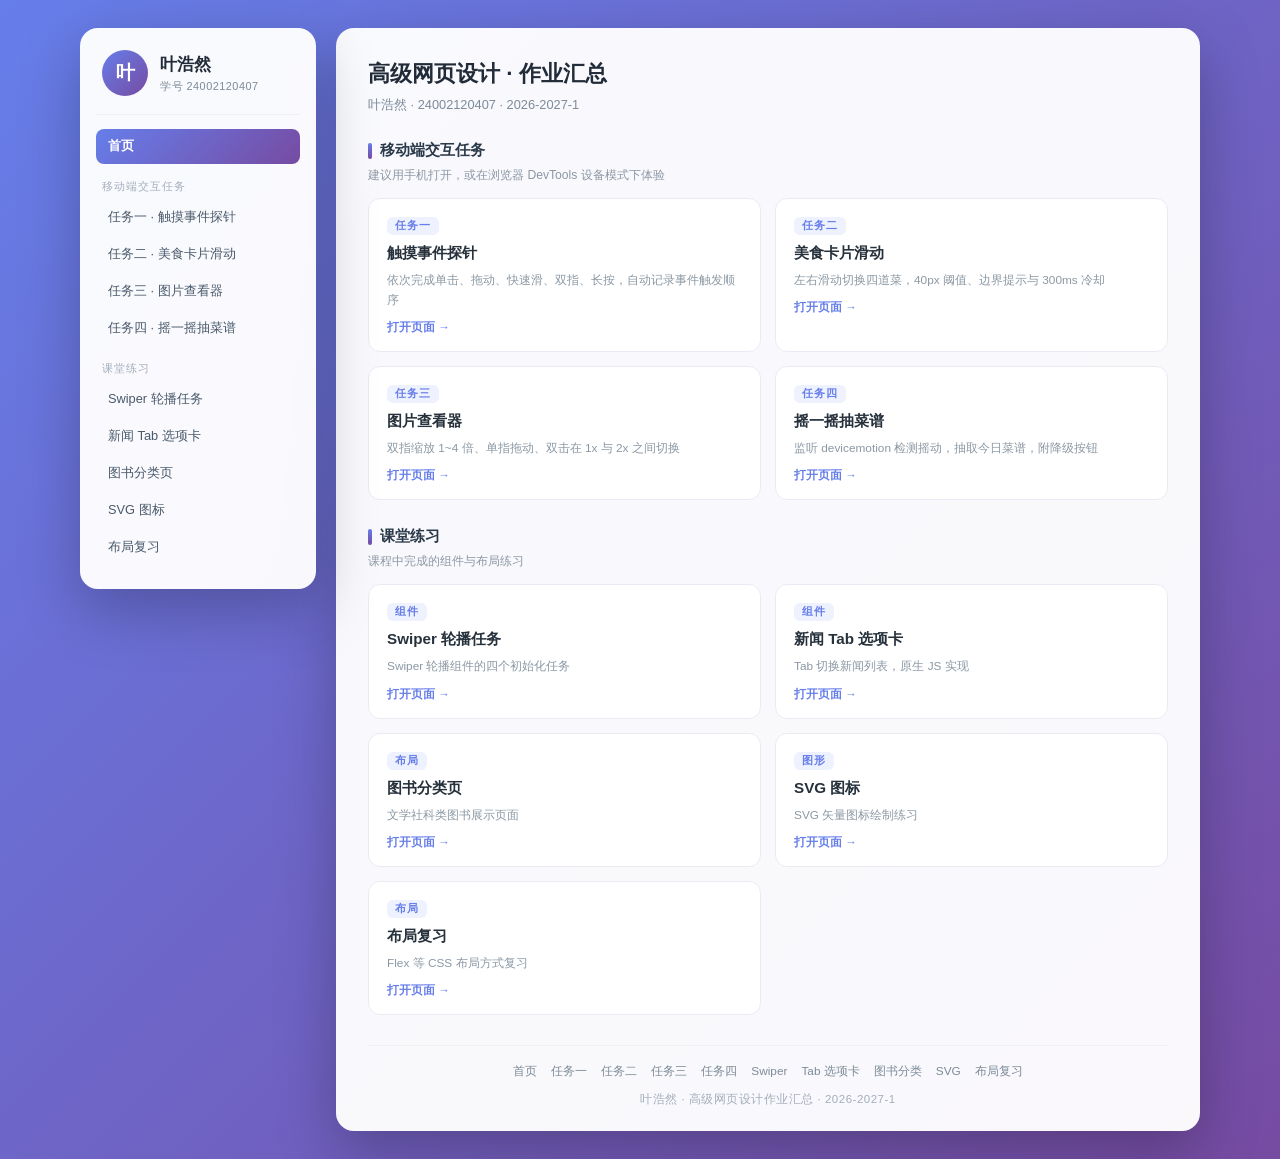
<file: index.html>
<!DOCTYPE html>
<!--
=========================================================
 * 文件名称：index.html
 * 作    者：叶浩然
 * 学    号：24002120407
 * 建立时间：2026-11-19
 * 大模型：Trae
 * 功能名称：个人作业唯一首页（侧边栏 course-list + 模块卡片 module-card + 页脚 footer-links 三处入口）
 * =========================================================
-->
<html lang="zh-CN">
<head>
    <meta charset="UTF-8">
    <meta name="viewport" content="width=device-width, initial-scale=1.0">
    <title>叶浩然的作业首页 · 高级网页设计</title>
    <link rel="icon" type="image/svg+xml" href="data:image/svg+xml,<svg xmlns='http://www.w3.org/2000/svg' viewBox='0 0 100 100'><rect width='100' height='100' rx='22' fill='%23667eea'/><text x='50' y='68' font-size='52' text-anchor='middle' fill='white' font-family='sans-serif'>Y</text></svg>">
    <style>
        * {
            margin: 0;
            padding: 0;
            box-sizing: border-box;
        }

        body {
            min-height: 100vh;
            padding: 28px 16px;
            background: linear-gradient(135deg, #667eea 0%, #764ba2 100%);
            font-family: -apple-system, "PingFang SC", "Microsoft YaHei", "Helvetica Neue", sans-serif;
            color: #333;
        }

        /* ========== 整体布局：侧边栏 + 主内容 ========== */
        .yhr_layout {
            max-width: 1120px;
            margin: 0 auto;
            display: flex;
            gap: 20px;
            align-items: flex-start;
        }

        /* ========== 侧边栏 ========== */
        .yhr_sidebar {
            width: 236px;
            flex: 0 0 236px;
            position: sticky;
            top: 28px;
            background: rgba(255, 255, 255, 0.96);
            border-radius: 18px;
            box-shadow: 0 20px 60px rgba(0, 0, 0, 0.25);
            padding: 22px 16px;
        }

        .yhr_brand {
            display: flex;
            align-items: center;
            gap: 12px;
            padding: 0 6px 18px;
            border-bottom: 1px solid #eef0f4;
        }

        .yhr_avatar {
            width: 46px;
            height: 46px;
            flex: 0 0 46px;
            border-radius: 50%;
            background: linear-gradient(135deg, #667eea, #764ba2);
            color: #fff;
            font-size: 1.2rem;
            font-weight: 700;
            display: flex;
            align-items: center;
            justify-content: center;
        }

        .yhr_name {
            font-size: 1.05rem;
            font-weight: 700;
            color: #222c38;
        }

        .yhr_meta {
            margin-top: 4px;
            font-size: 0.68rem;
            color: #7c8b98;
            letter-spacing: 0.5px;
        }

        /* 侧边栏课程列表：首页入口之一 */
        .course-list {
            list-style: none;
            margin-top: 14px;
        }

        .course-list .yhr_group {
            margin: 16px 6px 6px;
            font-size: 0.66rem;
            color: #a3aeba;
            letter-spacing: 1px;
        }

        .course-list a {
            display: block;
            padding: 9px 12px;
            margin-bottom: 2px;
            border-radius: 8px;
            font-size: 0.8rem;
            color: #4a5a6a;
            text-decoration: none;
            transition: background 0.2s, color 0.2s;
        }

        .course-list a:hover {
            background: #eef1fe;
            color: #667eea;
        }

        .course-list a.yhr_active {
            background: linear-gradient(135deg, #667eea, #764ba2);
            color: #fff;
            font-weight: 600;
        }

        /* ========== 主内容卡片 ========== */
        .yhr_main {
            flex: 1;
            min-width: 0;
        }

        .yhr_card {
            background: rgba(255, 255, 255, 0.96);
            border-radius: 18px;
            box-shadow: 0 20px 60px rgba(0, 0, 0, 0.25);
            padding: 30px 32px 24px;
        }

        .yhr_title {
            font-size: 1.4rem;
            font-weight: 700;
            color: #222c38;
        }

        .yhr_subtitle {
            margin-top: 8px;
            font-size: 0.8rem;
            color: #7c8b98;
        }

        .yhr_section {
            margin-top: 26px;
        }

        .yhr_section-title {
            display: flex;
            align-items: center;
            gap: 8px;
            font-size: 0.95rem;
            font-weight: 600;
            color: #2b3a4a;
        }

        .yhr_section-title::before {
            content: "";
            width: 4px;
            height: 16px;
            border-radius: 2px;
            background: linear-gradient(180deg, #667eea, #764ba2);
        }

        .yhr_section-desc {
            margin: 6px 0 14px;
            font-size: 0.76rem;
            color: #8b98a4;
        }

        /* ========== 模块卡片：首页入口之二 ========== */
        .yhr_grid {
            display: grid;
            grid-template-columns: repeat(2, 1fr);
            gap: 14px;
        }

        .module-card {
            display: block;
            padding: 16px 18px;
            border: 1px solid #e8ecf2;
            border-radius: 12px;
            background: #fff;
            text-decoration: none;
            color: inherit;
            transition: transform 0.2s, box-shadow 0.2s, border-color 0.2s;
        }

        .module-card:hover {
            transform: translateY(-3px);
            border-color: #c7d0fb;
            box-shadow: 0 10px 24px rgba(102, 126, 234, 0.18);
        }

        .yhr_item-no {
            display: inline-block;
            font-size: 0.68rem;
            font-weight: 700;
            color: #667eea;
            background: #eef1fe;
            border-radius: 6px;
            padding: 2px 8px;
            margin-bottom: 8px;
            letter-spacing: 1px;
        }

        .yhr_item-title {
            font-size: 0.95rem;
            font-weight: 600;
            color: #26313c;
        }

        .yhr_item-desc {
            margin-top: 6px;
            font-size: 0.74rem;
            line-height: 1.7;
            color: #8b98a4;
        }

        .yhr_arrow {
            margin-top: 10px;
            font-size: 0.72rem;
            color: #667eea;
            font-weight: 600;
        }

        /* ========== 页脚链接：首页入口之三 ========== */
        .yhr_footer {
            margin-top: 30px;
            padding-top: 18px;
            border-top: 1px solid #eef0f4;
            text-align: center;
        }

        .footer-links {
            display: flex;
            flex-wrap: wrap;
            justify-content: center;
            gap: 6px 14px;
            margin-bottom: 12px;
        }

        .footer-links a {
            font-size: 0.74rem;
            color: #7c8b98;
            text-decoration: none;
            transition: color 0.2s;
        }

        .footer-links a:hover {
            color: #667eea;
        }

        .yhr_copy {
            font-size: 0.72rem;
            color: #a3aeba;
            letter-spacing: 0.5px;
        }

        /* ========== 响应式 ========== */
        @media (max-width: 900px) {
            .yhr_layout {
                flex-direction: column;
            }

            .yhr_sidebar {
                width: 100%;
                flex: none;
                position: static;
            }

            .course-list {
                display: flex;
                flex-wrap: wrap;
                gap: 4px;
            }

            .course-list .yhr_group {
                width: 100%;
                margin: 10px 6px 4px;
            }

            .course-list a {
                margin-bottom: 0;
            }
        }

        @media (max-width: 640px) {
            body {
                padding: 16px 10px 24px;
            }

            .yhr_card {
                padding: 22px 18px 18px;
            }

            .yhr_grid {
                grid-template-columns: 1fr;
            }

            .yhr_title {
                font-size: 1.2rem;
            }
        }
    </style>
</head>
<body>
    <div class="yhr_layout">
        <!-- 侧边栏：入口一 course-list -->
        <aside class="yhr_sidebar">
            <div class="yhr_brand">
                <div class="yhr_avatar">叶</div>
                <div>
                    <div class="yhr_name">叶浩然</div>
                    <p class="yhr_meta">学号 24002120407</p>
                </div>
            </div>
            <nav>
                <ul class="course-list">
                    <li><a class="yhr_active" href="index.html">首页</a></li>
                    <li class="yhr_group">移动端交互任务</li>
                    <li><a href="touch-probe.html">任务一 · 触摸事件探针</a></li>
                    <li><a href="mobile-gesture.html">任务二 · 美食卡片滑动</a></li>
                    <li><a href="mobile-zoom.html">任务三 · 图片查看器</a></li>
                    <li><a href="mobile-sensor.html">任务四 · 摇一摇抽菜谱</a></li>
                    <li class="yhr_group">课堂练习</li>
                    <li><a href="swiper-task.html">Swiper 轮播任务</a></li>
                    <li><a href="tab-news.html">新闻 Tab 选项卡</a></li>
                    <li><a href="tushuwenjian.html">图书分类页</a></li>
                    <li><a href="svg.html">SVG 图标</a></li>
                    <li><a href="review-flex.html">布局复习</a></li>
                </ul>
            </nav>
        </aside>

        <!-- 主内容 -->
        <main class="yhr_main">
            <div class="yhr_card">
                <header>
                    <h1 class="yhr_title">高级网页设计 · 作业汇总</h1>
                    <p class="yhr_subtitle">叶浩然 · 24002120407 · 2026-2027-1</p>
                </header>

                <!-- 移动端交互任务 -->
                <section class="yhr_section">
                    <h2 class="yhr_section-title">移动端交互任务</h2>
                    <p class="yhr_section-desc">建议用手机打开，或在浏览器 DevTools 设备模式下体验</p>

                    <!-- 模块卡片：入口二 module-card -->
                    <div class="yhr_grid">
                        <a class="module-card" href="touch-probe.html">
                            <span class="yhr_item-no">任务一</span>
                            <div class="yhr_item-title">触摸事件探针</div>
                            <p class="yhr_item-desc">依次完成单击、拖动、快速滑、双指、长按，自动记录事件触发顺序</p>
                            <p class="yhr_arrow">打开页面 →</p>
                        </a>

                        <a class="module-card" href="mobile-gesture.html">
                            <span class="yhr_item-no">任务二</span>
                            <div class="yhr_item-title">美食卡片滑动</div>
                            <p class="yhr_item-desc">左右滑动切换四道菜，40px 阈值、边界提示与 300ms 冷却</p>
                            <p class="yhr_arrow">打开页面 →</p>
                        </a>

                        <a class="module-card" href="mobile-zoom.html">
                            <span class="yhr_item-no">任务三</span>
                            <div class="yhr_item-title">图片查看器</div>
                            <p class="yhr_item-desc">双指缩放 1~4 倍、单指拖动、双击在 1x 与 2x 之间切换</p>
                            <p class="yhr_arrow">打开页面 →</p>
                        </a>

                        <a class="module-card" href="mobile-sensor.html">
                            <span class="yhr_item-no">任务四</span>
                            <div class="yhr_item-title">摇一摇抽菜谱</div>
                            <p class="yhr_item-desc">监听 devicemotion 检测摇动，抽取今日菜谱，附降级按钮</p>
                            <p class="yhr_arrow">打开页面 →</p>
                        </a>
                    </div>

                </section>

                <!-- 课堂练习 -->
                <section class="yhr_section">
                    <h2 class="yhr_section-title">课堂练习</h2>
                    <p class="yhr_section-desc">课程中完成的组件与布局练习</p>

                    <div class="yhr_grid">
                        <a class="module-card" href="swiper-task.html">
                            <span class="yhr_item-no">组件</span>
                            <div class="yhr_item-title">Swiper 轮播任务</div>
                            <p class="yhr_item-desc">Swiper 轮播组件的四个初始化任务</p>
                            <p class="yhr_arrow">打开页面 →</p>
                        </a>

                        <a class="module-card" href="tab-news.html">
                            <span class="yhr_item-no">组件</span>
                            <div class="yhr_item-title">新闻 Tab 选项卡</div>
                            <p class="yhr_item-desc">Tab 切换新闻列表，原生 JS 实现</p>
                            <p class="yhr_arrow">打开页面 →</p>
                        </a>

                        <a class="module-card" href="tushuwenjian.html">
                            <span class="yhr_item-no">布局</span>
                            <div class="yhr_item-title">图书分类页</div>
                            <p class="yhr_item-desc">文学社科类图书展示页面</p>
                            <p class="yhr_arrow">打开页面 →</p>
                        </a>

                        <a class="module-card" href="svg.html">
                            <span class="yhr_item-no">图形</span>
                            <div class="yhr_item-title">SVG 图标</div>
                            <p class="yhr_item-desc">SVG 矢量图标绘制练习</p>
                            <p class="yhr_arrow">打开页面 →</p>
                        </a>

                        <a class="module-card" href="review-flex.html">
                            <span class="yhr_item-no">布局</span>
                            <div class="yhr_item-title">布局复习</div>
                            <p class="yhr_item-desc">Flex 等 CSS 布局方式复习</p>
                            <p class="yhr_arrow">打开页面 →</p>
                        </a>
                    </div>
                </section>

                <!-- 页脚：入口三 footer-links -->
                <footer class="yhr_footer">
                    <nav class="footer-links">
                        <a href="index.html">首页</a>
                        <a href="touch-probe.html">任务一</a>
                        <a href="mobile-gesture.html">任务二</a>
                        <a href="mobile-zoom.html">任务三</a>
                        <a href="mobile-sensor.html">任务四</a>
                        <a href="swiper-task.html">Swiper</a>
                        <a href="tab-news.html">Tab 选项卡</a>
                        <a href="tushuwenjian.html">图书分类</a>
                        <a href="svg.html">SVG</a>
                        <a href="review-flex.html">布局复习</a>
                    </nav>
                    <p class="yhr_copy">叶浩然 · 高级网页设计作业汇总 · 2026-2027-1</p>
                </footer>
            </div>
        </main>
    </div>
</body>
</html>
</file>
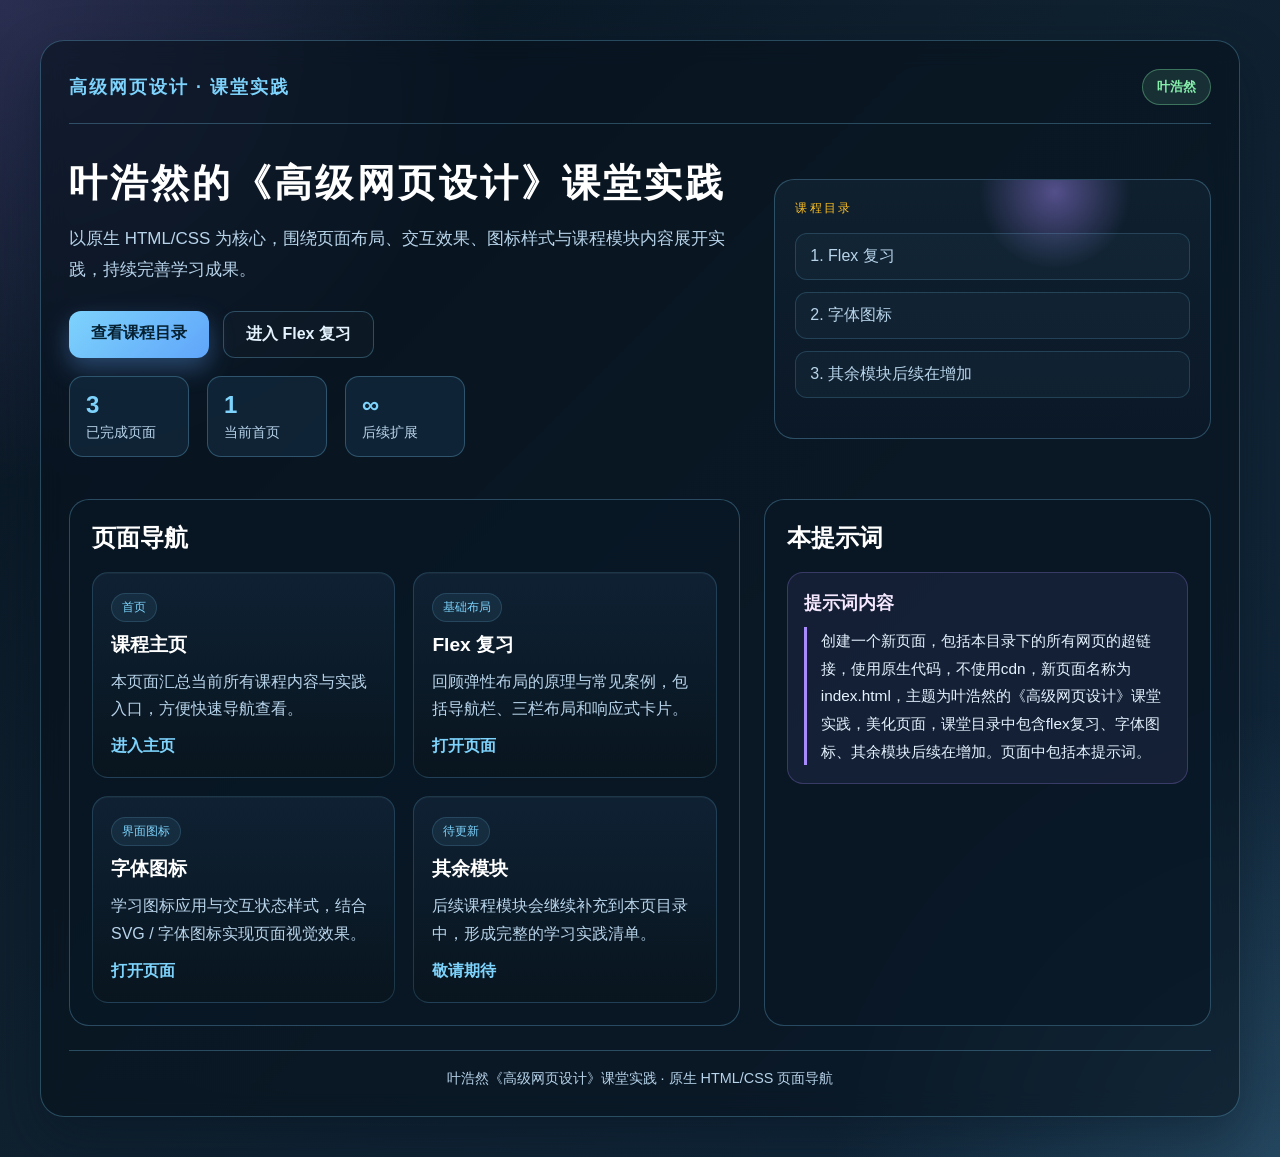
<file: 24002120407叶浩然/index.html>
<!DOCTYPE html>
<html lang="zh-CN">
<head>
    <meta charset="UTF-8" />
    <meta name="viewport" content="width=device-width, initial-scale=1.0" />
    <title>叶浩然的《高级网页设计》课堂实践</title>
    <style>
        :root {
            --bg-dark: #071421;
            --bg-panel: rgba(10, 24, 38, 0.72);
            --bg-card: rgba(15, 34, 52, 0.8);
            --primary: #7dd3fc;
            --accent: #a78bfa;
            --success: #86efac;
            --warning: #fbbf24;
            --text: #e5f3ff;
            --muted: #b8d4ea;
            --line: rgba(125, 211, 252, 0.28);
            --shadow: 0 20px 50px rgba(7, 20, 33, 0.45);
        }

        * {
            box-sizing: border-box;
        }

        html {
            scroll-behavior: smooth;
        }

        body {
            margin: 0;
            min-height: 100vh;
            font-family: "Microsoft YaHei", "PingFang SC", Arial, sans-serif;
            color: var(--text);
            background:
                radial-gradient(circle at top left, rgba(167, 139, 250, 0.22), transparent 28%),
                radial-gradient(circle at bottom right, rgba(125, 211, 252, 0.18), transparent 26%),
                linear-gradient(135deg, var(--bg-dark), #0f1f2d 38%, #11283d 100%);
        }

        .page-shell {
            width: min(1200px, calc(100% - 32px));
            margin: 40px auto;
            padding: 28px;
            border: 1px solid var(--line);
            border-radius: 24px;
            background: rgba(6, 17, 28, 0.56);
            box-shadow: var(--shadow);
            backdrop-filter: blur(12px);
        }

        .topbar {
            display: flex;
            justify-content: space-between;
            align-items: center;
            gap: 16px;
            padding-bottom: 18px;
            border-bottom: 1px solid var(--line);
        }

        .brand {
            font-size: 1.1rem;
            letter-spacing: 2px;
            color: var(--primary);
            font-weight: 700;
        }

        .badge {
            padding: 8px 14px;
            border-radius: 999px;
            background: rgba(134, 239, 172, 0.12);
            border: 1px solid rgba(134, 239, 172, 0.35);
            color: var(--success);
            font-size: 0.82rem;
            font-weight: 600;
        }

        .hero {
            display: grid;
            grid-template-columns: 1.4fr 0.9fr;
            gap: 26px;
            padding: 36px 0 24px;
            align-items: center;
        }

        .hero-copy h1 {
            margin: 0 0 18px;
            font-size: clamp(2rem, 3vw, 3.4rem);
            line-height: 1.2;
            letter-spacing: 0.08em;
            color: #ffffff;
        }

        .hero-copy .subtitle {
            margin: 0 0 26px;
            color: var(--muted);
            font-size: 1.06rem;
            line-height: 1.8;
        }

        .hero-actions {
            display: flex;
            flex-wrap: wrap;
            gap: 14px;
            margin-bottom: 18px;
        }

        .cta,
        .ghost {
            display: inline-block;
            padding: 12px 22px;
            border-radius: 12px;
            text-decoration: none;
            font-weight: 700;
            transition: transform 0.2s ease, box-shadow 0.2s ease;
        }

        .cta {
            background: linear-gradient(135deg, var(--primary), #60a5fa);
            color: #062132;
            box-shadow: 0 10px 24px rgba(96, 165, 250, 0.35);
        }

        .ghost {
            border: 1px solid var(--line);
            color: var(--text);
            background: rgba(255, 255, 255, 0.02);
        }

        .cta:hover,
        .ghost:hover,
        .module-card a:hover {
            transform: translateY(-2px);
        }

        .stats {
            display: flex;
            gap: 18px;
            flex-wrap: wrap;
            margin-top: 12px;
        }

        .stat {
            min-width: 120px;
            padding: 14px 16px;
            border: 1px solid var(--line);
            border-radius: 14px;
            background: rgba(17, 38, 57, 0.9);
        }

        .stat strong {
            display: block;
            font-size: 1.5rem;
            margin-bottom: 4px;
            color: var(--primary);
        }

        .stat span {
            color: var(--muted);
            font-size: 0.85rem;
        }

        .hero-panel {
            background: linear-gradient(180deg, rgba(16, 33, 48, 0.92), rgba(12, 25, 40, 0.92));
            border: 1px solid var(--line);
            border-radius: 20px;
            padding: 20px;
            min-height: 260px;
            position: relative;
            overflow: hidden;
        }

        .hero-panel::before {
            content: "";
            position: absolute;
            inset: -30% 15% auto auto;
            width: 180px;
            height: 180px;
            border-radius: 50%;
            background: radial-gradient(circle, rgba(167, 139, 250, 0.45), transparent 60%);
        }

        .mini-title {
            margin: 0 0 16px;
            color: var(--warning);
            font-size: 0.78rem;
            letter-spacing: 0.18em;
            text-transform: uppercase;
        }

        .module-list {
            list-style: none;
            padding: 0;
            margin: 0;
            display: flex;
            flex-direction: column;
            gap: 12px;
            position: relative;
            z-index: 1;
        }

        .module-list li {
            padding: 12px 14px;
            border-radius: 12px;
            border: 1px solid rgba(125, 211, 252, 0.18);
            background: rgba(125, 211, 252, 0.04);
            color: var(--muted);
        }

        .content {
            display: grid;
            grid-template-columns: 1.2fr 0.8fr;
            gap: 24px;
            padding-top: 18px;
        }

        .panel {
            border: 1px solid var(--line);
            border-radius: 20px;
            background: var(--bg-panel);
            padding: 22px;
        }

        .panel h2 {
            margin-top: 0;
            margin-bottom: 18px;
            font-size: 1.5rem;
            color: #fff;
        }

        .modules {
            display: grid;
            grid-template-columns: repeat(auto-fit, minmax(200px, 1fr));
            gap: 18px;
        }

        .module-card {
            padding: 20px 18px;
            border-radius: 16px;
            background: linear-gradient(180deg, rgba(15, 34, 52, 0.96), rgba(9, 22, 31, 0.96));
            border: 1px solid rgba(125, 211, 252, 0.18);
            box-shadow: inset 0 1px 0 rgba(255,255,255,0.04);
        }

        .module-card .tag {
            display: inline-block;
            margin-bottom: 10px;
            padding: 6px 10px;
            border-radius: 999px;
            font-size: 0.72rem;
            color: var(--primary);
            background: rgba(125, 211, 252, 0.08);
            border: 1px solid rgba(125, 211, 252, 0.16);
        }

        .module-card h3 {
            margin: 0 0 10px;
            font-size: 1.2rem;
            color: white;
        }

        .module-card p {
            margin: 0 0 14px;
            color: var(--muted);
            line-height: 1.7;
            min-height: 52px;
        }

        .module-card a {
            display: inline-block;
            color: var(--primary);
            text-decoration: none;
            font-weight: 700;
        }

        .prompt-box {
            background: rgba(167, 139, 250, 0.08);
            border: 1px solid rgba(167, 139, 250, 0.25);
            border-radius: 16px;
            padding: 18px 16px;
        }

        .prompt-box h3 {
            margin-top: 0;
            margin-bottom: 12px;
            color: #f5e8ff;
            font-size: 1.1rem;
        }

        .prompt-box blockquote {
            margin: 0;
            padding-left: 14px;
            border-left: 3px solid var(--accent);
            color: var(--text);
            line-height: 1.8;
            font-size: 0.96rem;
        }

        footer {
            margin-top: 24px;
            padding-top: 18px;
            border-top: 1px solid var(--line);
            color: var(--muted);
            text-align: center;
            font-size: 0.9rem;
        }

        @media (max-width: 820px) {
            .hero,
            .content {
                grid-template-columns: 1fr;
            }

            .topbar {
                flex-direction: column;
                align-items: flex-start;
            }
        }
    </style>
</head>
<body>
    <div class="page-shell">
        <header class="topbar">
            <div class="brand">高级网页设计 · 课堂实践</div>
            <div class="badge">叶浩然</div>
        </header>

        <main>
            <section class="hero">
                <div class="hero-copy">
                    <h1>叶浩然的《高级网页设计》课堂实践</h1>
                    <p class="subtitle">
                        以原生 HTML/CSS 为核心，围绕页面布局、交互效果、图标样式与课程模块内容展开实践，持续完善学习成果。
                    </p>

                    <div class="hero-actions">
                        <a class="cta" href="#course-directory">查看课程目录</a>
                        <a class="ghost" href="review-flex.html">进入 Flex 复习</a>
                    </div>

                    <div class="stats">
                        <div class="stat">
                            <strong>3</strong>
                            <span>已完成页面</span>
                        </div>
                        <div class="stat">
                            <strong>1</strong>
                            <span>当前首页</span>
                        </div>
                        <div class="stat">
                            <strong>∞</strong>
                            <span>后续扩展</span>
                        </div>
                    </div>
                </div>

                <aside class="hero-panel">
                    <p class="mini-title">课程目录</p>
                    <ul class="module-list">
                        <li>1. Flex 复习</li>
                        <li>2. 字体图标</li>
                        <li>3. 其余模块后续在增加</li>
                    </ul>
                </aside>
            </section>

            <section class="content" id="course-directory">
                <div class="panel">
                    <h2>页面导航</h2>
                    <div class="modules">
                        <article class="module-card">
                            <span class="tag">首页</span>
                            <h3>课程主页</h3>
                            <p>本页面汇总当前所有课程内容与实践入口，方便快速导航查看。</p>
                            <a href="index.html">进入主页</a>
                        </article>

                        <article class="module-card">
                            <span class="tag">基础布局</span>
                            <h3>Flex 复习</h3>
                            <p>回顾弹性布局的原理与常见案例，包括导航栏、三栏布局和响应式卡片。</p>
                            <a href="review-flex.html">打开页面</a>
                        </article>

                        <article class="module-card">
                            <span class="tag">界面图标</span>
                            <h3>字体图标</h3>
                            <p>学习图标应用与交互状态样式，结合 SVG / 字体图标实现页面视觉效果。</p>
                            <a href="svg.html">打开页面</a>
                        </article>

                        <article class="module-card">
                            <span class="tag">待更新</span>
                            <h3>其余模块</h3>
                            <p>后续课程模块会继续补充到本页目录中，形成完整的学习实践清单。</p>
                            <a href="#">敬请期待</a>
                        </article>
                    </div>
                </div>

                <aside class="panel">
                    <h2>本提示词</h2>
                    <div class="prompt-box">
                        <h3>提示词内容</h3>
                        <blockquote>
                            创建一个新页面，包括本目录下的所有网页的超链接，使用原生代码，不使用cdn，新页面名称为index.html，主题为叶浩然的《高级网页设计》课堂实践，美化页面，课堂目录中包含flex复习、字体图标、其余模块后续在增加。页面中包括本提示词。
                        </blockquote>
                    </div>
                </aside>
            </section>
        </main>

        <footer>
            叶浩然《高级网页设计》课堂实践 · 原生 HTML/CSS 页面导航
        </footer>
    </div>
</body>
</html>
</file>
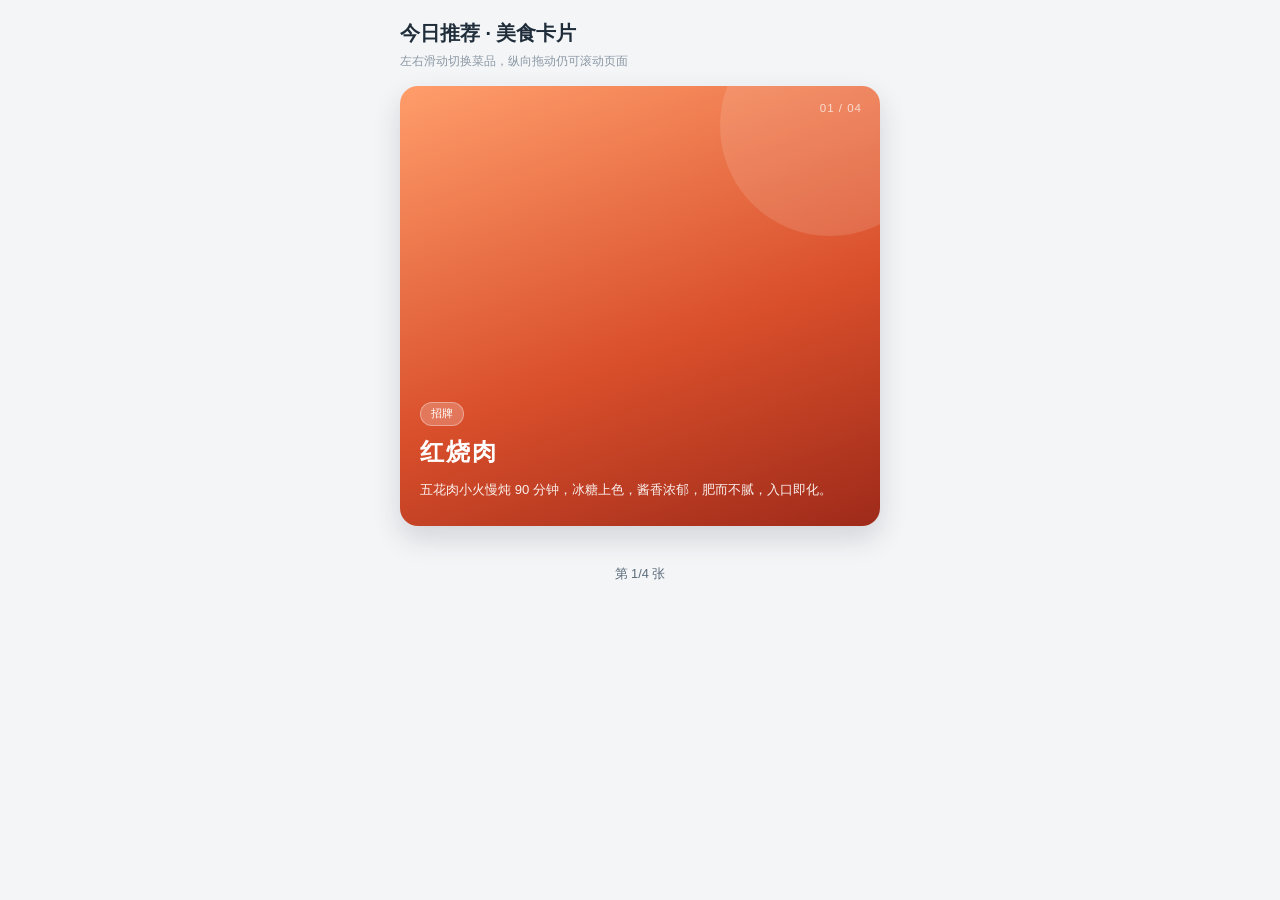
<file: mobile-gesture.html>
<!DOCTYPE html>
<!--
=========================================================
 * 文件名称：mobile-gesture.html
 * 作    者：叶浩然
 * 学    号：24002120407
 * 建立时间：2026-11-18
 * 大模型：Trae
 * 功能名称：任务二 · 移动端美食卡片左右滑动切换（touchstart/touchend + 40px 阈值）
 * =========================================================
-->
<html lang="zh-CN">
<head>
    <meta charset="UTF-8" />
    <meta name="viewport" content="width=device-width, initial-scale=1.0, maximum-scale=1.0, user-scalable=no" />
    <title>今日推荐 · 美食卡片</title>
    <style>
        * {
            box-sizing: border-box;
            margin: 0;
            padding: 0;
        }

        body {
            font-family: "Microsoft YaHei", "PingFang SC", "Helvetica Neue", Arial, sans-serif;
            background: #f4f5f7;
            color: #26313c;
            min-height: 100vh;
            padding: 20px 14px 32px;
            -webkit-text-size-adjust: 100%;
        }

        /* ========== 页面容器 ========== */
        .yhr_page {
            max-width: 480px;
            margin: 0 auto;
        }

        .yhr_head h1 {
            font-size: 1.22rem;
            color: #1f2d3a;
        }

        .yhr_sub {
            margin-top: 6px;
            font-size: 0.76rem;
            color: #8b98a4;
        }

        /* ========== 卡片容器：纵向仍可滚动，横向交给 JS 处理 ========== */
        .yhr_card-wrap {
            margin-top: 16px;
            border-radius: 18px;
            overflow: hidden;
            box-shadow: 0 12px 28px rgba(30, 40, 50, 0.16);
            touch-action: pan-y;
        }

        .yhr_track {
            display: flex;
            transition: transform 0.3s ease;
            will-change: transform;
        }

        /* ========== 单张卡片 ========== */
        .yhr_card {
            flex: 0 0 100%;
            height: 56vh;
            min-height: 330px;
            max-height: 440px;
            padding: 22px 20px 24px;
            position: relative;
            overflow: hidden;
            display: flex;
            flex-direction: column;
            justify-content: flex-end;
            color: #fff;
            user-select: none;
            -webkit-user-select: none;
        }

        /* 卡片右上角序号 */
        .yhr_no {
            position: absolute;
            top: 16px;
            right: 18px;
            font-size: 0.72rem;
            letter-spacing: 1px;
            color: rgba(255, 255, 255, 0.7);
        }

        /* 装饰光斑 */
        .yhr_card::after {
            content: "";
            position: absolute;
            top: -70px;
            right: -60px;
            width: 220px;
            height: 220px;
            border-radius: 50%;
            background: rgba(255, 255, 255, 0.12);
        }

        .yhr_tag {
            align-self: flex-start;
            font-size: 0.68rem;
            padding: 4px 10px;
            border-radius: 12px;
            background: rgba(255, 255, 255, 0.22);
            border: 1px solid rgba(255, 255, 255, 0.35);
            margin-bottom: 10px;
            position: relative;
            z-index: 1;
        }

        .yhr_dish {
            font-size: 1.5rem;
            font-weight: 700;
            letter-spacing: 2px;
            margin-bottom: 10px;
            position: relative;
            z-index: 1;
        }

        .yhr_desc {
            font-size: 0.82rem;
            line-height: 1.85;
            color: rgba(255, 255, 255, 0.92);
            text-align: justify;
            position: relative;
            z-index: 1;
        }

        /* ========== 四道菜的渐变背景 ========== */
        .yhr_g1 {
            background: linear-gradient(160deg, #ff9d6b 0%, #d94f2b 58%, #9e2a1a 100%);
        }

        .yhr_g2 {
            background: linear-gradient(160deg, #7ed0e8 0%, #2b8fae 58%, #155e78 100%);
        }

        .yhr_g3 {
            background: linear-gradient(160deg, #ffb46b 0%, #e0533d 55%, #8f2a1e 100%);
        }

        .yhr_g4 {
            background: linear-gradient(160deg, #bfe3a4 0%, #5fa463 55%, #2f6b3d 100%);
        }

        /* ========== 边界提示 ========== */
        .yhr_hint {
            min-height: 24px;
            margin-top: 12px;
            text-align: center;
            font-size: 0.78rem;
            color: #e0533d;
            opacity: 0;
            transition: opacity 0.2s;
        }

        .yhr_hint.yhr_show {
            opacity: 1;
        }

        /* ========== 底部计数 ========== */
        .yhr_footer {
            margin-top: 4px;
            display: flex;
            justify-content: center;
            font-size: 0.8rem;
            color: #5b6b7a;
            font-variant-numeric: tabular-nums;
        }
    </style>
</head>
<body>
    <main class="yhr_page">
        <header class="yhr_head">
            <h1>今日推荐 · 美食卡片</h1>
            <p class="yhr_sub">左右滑动切换菜品，纵向拖动仍可滚动页面</p>
        </header>

        <!-- 卡片容器：touch-action: pan-y 保留纵向滚动 -->
        <div class="yhr_card-wrap" id="yhrCardWrap">
            <div class="yhr_track" id="yhrTrack">
                <article class="yhr_card yhr_g1">
                    <span class="yhr_no">01 / 04</span>
                    <span class="yhr_tag">招牌</span>
                    <h2 class="yhr_dish">红烧肉</h2>
                    <p class="yhr_desc">五花肉小火慢炖 90 分钟，冰糖上色，酱香浓郁，肥而不腻，入口即化。</p>
                </article>

                <article class="yhr_card yhr_g2">
                    <span class="yhr_no">02 / 04</span>
                    <span class="yhr_tag">时令</span>
                    <h2 class="yhr_dish">清蒸鲈鱼</h2>
                    <p class="yhr_desc">活鱼现杀，姜丝葱段清蒸 8 分钟，出锅淋一勺热油，鱼肉鲜甜滑嫩。</p>
                </article>

                <article class="yhr_card yhr_g3">
                    <span class="yhr_no">03 / 04</span>
                    <span class="yhr_tag">人气</span>
                    <h2 class="yhr_dish">番茄牛腩</h2>
                    <p class="yhr_desc">牛腩炖至软烂，番茄熬出沙，汤汁酸甜浓稠，拌饭一绝，暖胃又下饭。</p>
                </article>

                <article class="yhr_card yhr_g4">
                    <span class="yhr_no">04 / 04</span>
                    <span class="yhr_tag">甜品</span>
                    <h2 class="yhr_dish">抹茶提拉米苏</h2>
                    <p class="yhr_desc">宇治抹茶配马斯卡彭，微苦回甘，冷藏 4 小时后口感最佳，清新不腻。</p>
                </article>
            </div>
        </div>

        <p class="yhr_hint" id="yhrHint"></p>

        <div class="yhr_footer">
            <span id="yhrCounter">第 1/4 张</span>
        </div>
    </main>

    <script>
    (function () {
        'use strict';

        /* ========== 元素引用 ========== */
        var yhr_wrap = document.getElementById('yhrCardWrap');
        var yhr_track = document.getElementById('yhrTrack');
        var yhr_hint = document.getElementById('yhrHint');
        var yhr_counter = document.getElementById('yhrCounter');

        /* ========== 状态变量 ========== */
        var yhr_index = 0;                 // 当前卡片索引，从 0 开始
        var yhr_total = yhr_track.children.length;
        var yhr_startX = 0;                // touchstart 记录的起点 X
        var yhr_startY = 0;                // touchstart 记录的起点 Y
        var yhr_locked = false;            // 切换冷却锁，防止一次滑动跳两张
        var yhr_hintTimer = null;          // 边界提示的隐藏定时器

        var yhr_THRESHOLD = 40;            // 横向位移阈值（px）
        var yhr_COOLDOWN = 300;            // 冷却时长（ms）
        var yhr_HINT_DURATION = 1600;      // 边界提示停留时长（ms）

        /**
         * 函数主要实现功能：切换到指定索引的卡片，同时更新位移、过渡动画和底部计数
         * @param {number} index - 目标卡片索引
         */
        function yhrGoTo(index) {
            yhr_index = index;
            yhr_track.style.transform = 'translateX(' + (-yhr_index * 100) + '%)';
            yhr_counter.textContent = '第 ' + (yhr_index + 1) + '/' + yhr_total + ' 张';
        }

        /**
         * 函数主要实现功能：在卡片下方显示边界提示文字，并在 1.6 秒后自动淡出
         * @param {string} text - 提示内容，如“已经是第一张”
         */
        function yhrShowHint(text) {
            yhr_hint.textContent = text;
            yhr_hint.classList.add('yhr_show');
            clearTimeout(yhr_hintTimer);
            yhr_hintTimer = setTimeout(function () {
                yhr_hint.classList.remove('yhr_show');
            }, yhr_HINT_DURATION);
        }

        /**
         * 函数主要实现功能：开启 300ms 冷却锁，锁定期内忽略新的切换手势
         */
        function yhrLock() {
            yhr_locked = true;
            setTimeout(function () {
                yhr_locked = false;
            }, yhr_COOLDOWN);
        }

        /**
         * 函数主要实现功能：手指按下时记录起点坐标，作为横向位移的计算基准
         * @param {TouchEvent} e - 触摸事件对象
         */
        function yhrOnTouchStart(e) {
            if (!e.touches.length) {
                return;
            }
            yhr_startX = e.touches[0].clientX;
            yhr_startY = e.touches[0].clientY;
        }

        /**
         * 函数主要实现功能：手指抬起时用 changedTouches[0] 计算横向位移，判断左滑或右滑并切换卡片
         * @param {TouchEvent} e - 触摸事件对象
         */
        function yhrOnTouchEnd(e) {
            if (yhr_locked || !e.changedTouches.length) {
                return;
            }
            var yhr_endX = e.changedTouches[0].clientX;
            var yhr_endY = e.changedTouches[0].clientY;
            var yhr_dx = yhr_endX - yhr_startX;
            var yhr_dy = yhr_endY - yhr_startY;

            // 横向位移不足 40px，或纵向位移更大（说明是页面滚动），不触发切换
            if (Math.abs(yhr_dx) < yhr_THRESHOLD || Math.abs(yhr_dx) <= Math.abs(yhr_dy)) {
                return;
            }

            if (yhr_dx < 0) {
                // 左滑：切到下一张
                if (yhr_index >= yhr_total - 1) {
                    yhrShowHint('已经是最后一张');
                    return;
                }
                yhrGoTo(yhr_index + 1);
                yhrLock();
            } else {
                // 右滑：切到上一张
                if (yhr_index <= 0) {
                    yhrShowHint('已经是第一张');
                    return;
                }
                yhrGoTo(yhr_index - 1);
                yhrLock();
            }
        }

        /**
         * 函数主要实现功能：初始化页面，绑定触摸事件并设置首次进入时的卡片计数
         */
        function yhrInit() {
            yhr_wrap.addEventListener('touchstart', yhrOnTouchStart, { passive: true });
            yhr_wrap.addEventListener('touchend', yhrOnTouchEnd, { passive: true });
            yhrGoTo(0);
        }

        yhrInit();
    })();
    </script>
</body>
</html>
</file>
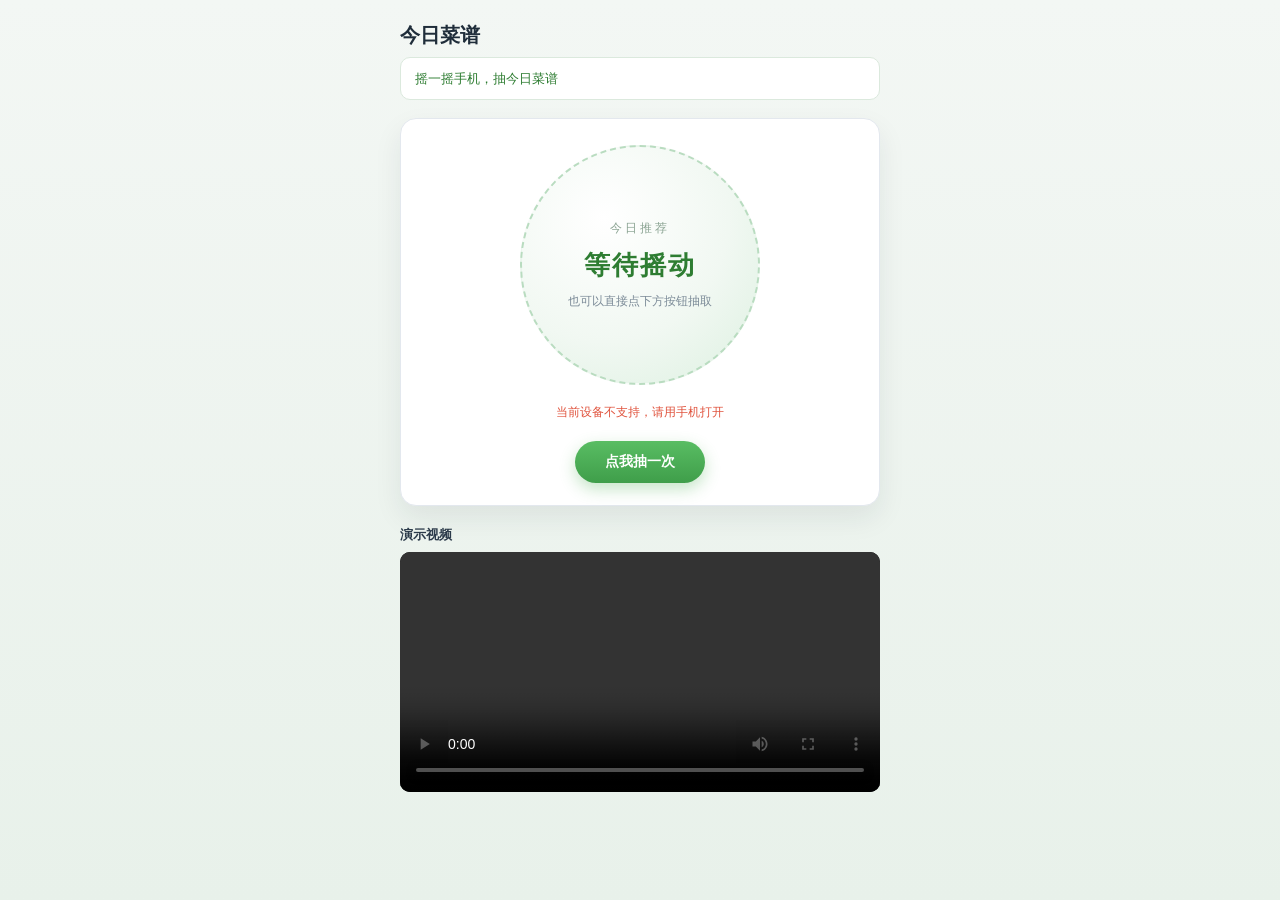
<file: mobile-sensor.html>
<!DOCTYPE html>
<!--
=========================================================
 * 文件名称：mobile-sensor.html
 * 作    者：叶浩然
 * 学    号：24002120407
 * 建立时间：2026-11-18
 * 大模型：Trae
 * 功能名称：任务四 · 摇一摇抽今日菜谱（devicemotion + 18 阈值 + 1.5s 冷却）
 * =========================================================
-->
<html lang="zh-CN">
<head>
    <meta charset="UTF-8" />
    <meta name="viewport" content="width=device-width, initial-scale=1.0, maximum-scale=1.0, user-scalable=no" />
    <title>摇一摇 · 今日菜谱</title>
    <style>
        * {
            box-sizing: border-box;
            margin: 0;
            padding: 0;
        }

        body {
            font-family: "Microsoft YaHei", "PingFang SC", "Helvetica Neue", Arial, sans-serif;
            background: linear-gradient(180deg, #f3f7f4 0%, #e8f1ea 100%);
            color: #26313c;
            min-height: 100vh;
            padding: 22px 14px 32px;
            -webkit-text-size-adjust: 100%;
        }

        .yhr_page {
            max-width: 480px;
            margin: 0 auto;
        }

        .yhr_head h1 {
            font-size: 1.22rem;
            color: #1f2d3a;
        }

        /* 页面提示文字 */
        .yhr_tip {
            margin-top: 8px;
            font-size: 0.82rem;
            color: #2e7d32;
            background: #fff;
            border: 1px solid #dbe9dd;
            border-radius: 10px;
            padding: 10px 14px;
            line-height: 1.6;
        }

        /* ========== 抽取面板 ========== */
        .yhr_panel {
            margin-top: 18px;
            background: #fff;
            border: 1px solid #e3e8ee;
            border-radius: 16px;
            padding: 26px 18px 22px;
            text-align: center;
            box-shadow: 0 12px 28px rgba(30, 40, 50, 0.08);
        }

        /* 圆形餐盘，用于承载抽取结果 */
        .yhr_plate {
            width: 240px;
            height: 240px;
            margin: 0 auto;
            border-radius: 50%;
            background: radial-gradient(circle at 35% 30%, #ffffff 0%, #f1f8f2 55%, #dcf0e0 100%);
            border: 2px dashed #b9dcc0;
            display: flex;
            flex-direction: column;
            align-items: center;
            justify-content: center;
            padding: 24px;
            overflow: hidden;
        }

        .yhr_label {
            font-size: 0.74rem;
            color: #8aa392;
            letter-spacing: 3px;
            margin-bottom: 10px;
        }

        .yhr_result {
            font-size: 1.65rem;
            font-weight: 700;
            color: #2e7d32;
            letter-spacing: 2px;
            line-height: 1.4;
            word-break: break-all;
        }

        .yhr_tag {
            margin-top: 10px;
            font-size: 0.72rem;
            color: #7c8b98;
        }

        /* 弹出动画：缩放到略大于 1 再回落 */
        @keyframes yhr_pop {
            0% {
                transform: scale(0.6);
                opacity: 0;
            }
            60% {
                transform: scale(1.08);
                opacity: 1;
            }
            100% {
                transform: scale(1);
                opacity: 1;
            }
        }

        .yhr_pop {
            animation: yhr_pop 0.45s ease;
        }

        /* ========== 状态与按钮 ========== */
        .yhr_status {
            min-height: 22px;
            margin-top: 18px;
            font-size: 0.78rem;
            color: #7c8b98;
            line-height: 1.6;
        }

        .yhr_status.yhr_warn {
            color: #e0533d;
        }

        .yhr_btn {
            margin-top: 16px;
            font: inherit;
            font-size: 0.86rem;
            font-weight: 600;
            color: #fff;
            background: linear-gradient(180deg, #59bd63, #3f9e4a);
            border: none;
            border-radius: 22px;
            padding: 12px 30px;
            cursor: pointer;
            box-shadow: 0 6px 16px rgba(76, 175, 80, 0.32);
        }

        .yhr_btn:active {
            transform: translateY(1px);
            box-shadow: 0 3px 10px rgba(76, 175, 80, 0.28);
        }

        /* ========== 演示视频 ========== */
        .yhr_demo {
            margin-top: 20px;
        }

        .yhr_demo-title {
            margin-bottom: 8px;
            font-size: 0.82rem;
            font-weight: 600;
            color: #2b3a4a;
        }

        .yhr_demo video {
            display: block;
            width: 100%;
            border-radius: 10px;
            background: #000;
        }
    </style>
</head>
<body>
    <main class="yhr_page">
        <header class="yhr_head">
            <h1>今日菜谱</h1>
            <!-- 需求 1：页面提示 -->
            <p class="yhr_tip">摇一摇手机，抽今日菜谱</p>
        </header>

        <section class="yhr_panel">
            <div class="yhr_plate">
                <p class="yhr_label">今日推荐</p>
                <div class="yhr_result" id="yhrResult">等待摇动</div>
                <p class="yhr_tag" id="yhrTag">摇一摇或点下方按钮</p>
            </div>

            <p class="yhr_status" id="yhrStatus">正在检测摇动…</p>

            <!-- 需求 5：降级方案按钮 -->
            <button class="yhr_btn" id="yhrBtn" type="button">点我抽一次</button>
        </section>

        <!-- 任务四演示视频：摇动检测 / 随机抽取 / 降级按钮 -->
        <section class="yhr_demo">
            <h2 class="yhr_demo-title">演示视频</h2>
            <video src="videos/mobile-sensor-demo.mp4" controls playsinline webkit-playsinline preload="metadata"></video>
        </section>
    </main>

    <script>
    (function () {
        'use strict';

        /* ================= 元素引用 ================= */
        var yhr_result = document.getElementById('yhrResult');
        var yhr_tag = document.getElementById('yhrTag');
        var yhr_status = document.getElementById('yhrStatus');
        var yhr_btn = document.getElementById('yhrBtn');

        /* ================= 菜谱数据 ================= */
        var yhr_dishes = [
            { name: '红烧肉', tag: '浓油赤酱 · 下饭首选' },
            { name: '清蒸鲈鱼', tag: '清淡鲜美 · 时令推荐' },
            { name: '番茄牛腩', tag: '酸甜浓郁 · 汤汁拌饭' },
            { name: '宫保鸡丁', tag: '微辣回甜 · 经典川味' },
            { name: '麻婆豆腐', tag: '麻辣鲜香 · 热气腾腾' },
            { name: '蒜蓉西兰花', tag: '清爽解腻 · 少油快炒' },
            { name: '糖醋排骨', tag: '酸甜开胃 · 老少皆宜' },
            { name: '抹茶提拉米苏', tag: '微苦回甘 · 餐后甜点' }
        ];

        /* ================= 参数与状态 ================= */
        var yhr_threshold = 18;        // 合成加速度阈值（m/s²），超过判定为摇动
        var yhr_cooldown = 1500;       // 冷却时长（ms），防止一次摇动重复触发
        var yhr_watchdog = 1600;       // 无数据超时时间（ms），用于判断设备不支持

        var yhr_lastShake = 0;         // 上次触发摇动的时间戳
        var yhr_hasData = false;       // 是否收到过有效的加速度数据
        var yhr_listening = false;     // 是否已绑定 devicemotion
        var yhr_lastIndex = -1;        // 上一次抽到的菜，避免连续重复
        var yhr_supported = ('DeviceMotionEvent' in window);

        /**
         * 函数主要实现功能：随机抽取一道菜，更新菜名与标签并播放弹出动画
         */
        function yhrDrawDish() {
            var yhr_index = Math.floor(Math.random() * yhr_dishes.length);
            // 只有多于 1 道菜时，避免连续两次抽到同一道
            if (yhr_dishes.length > 1 && yhr_index === yhr_lastIndex) {
                yhr_index = (yhr_index + 1 + Math.floor(Math.random() * (yhr_dishes.length - 1))) % yhr_dishes.length;
            }
            yhr_lastIndex = yhr_index;

            var yhr_dish = yhr_dishes[yhr_index];
            yhr_result.textContent = yhr_dish.name;
            yhr_tag.textContent = yhr_dish.tag;

            // 先移除动画类并强制重排，保证每次都能重新触发动画
            yhr_result.classList.remove('yhr_pop');
            void yhr_result.offsetWidth;
            yhr_result.classList.add('yhr_pop');
        }

        /**
         * 函数主要实现功能：更新面板下方的状态提示文字
         * @param {string} text - 提示内容
         * @param {boolean} warn - 是否为异常提示（红色）
         */
        function yhrSetStatus(text, warn) {
            yhr_status.textContent = text;
            if (warn) {
                yhr_status.classList.add('yhr_warn');
            } else {
                yhr_status.classList.remove('yhr_warn');
            }
        }

        /**
         * 函数主要实现功能：显示设备不支持的提示，并保留“点我抽一次”作为降级方案
         */
        function yhrShowUnsupported() {
            if (yhr_hasData) {
                return;
            }
            yhrSetStatus('当前设备不支持，请用手机打开', true);
            yhr_tag.textContent = '也可以直接点下方按钮抽取';
        }

        /**
         * 函数主要实现功能：监听 devicemotion，用 accelerationIncludingGravity 计算合成加速度并判断是否摇动
         * @param {DeviceMotionEvent} e - 设备运动事件对象
         */
        function yhrOnMotion(e) {
            var yhr_acc = e.accelerationIncludingGravity;
            if (!yhr_acc) {
                return;
            }
            // 三项全为 null 说明设备没有提供加速度数据
            if (yhr_acc.x === null && yhr_acc.y === null && yhr_acc.z === null) {
                return;
            }

            if (!yhr_hasData) {
                yhr_hasData = true;
                yhrSetStatus('检测中：摇一摇手机即可抽菜', false);
            }

            var yhr_x = yhr_acc.x || 0;
            var yhr_y = yhr_acc.y || 0;
            var yhr_z = yhr_acc.z || 0;
            // 合成加速度：静止时约为 9.8（重力），剧烈晃动时会明显变大
            var yhr_magnitude = Math.sqrt(yhr_x * yhr_x + yhr_y * yhr_y + yhr_z * yhr_z);

            if (yhr_magnitude <= yhr_threshold) {
                return;
            }

            // 1.5 秒冷却，冷却期内的抖动直接忽略
            var yhr_now = Date.now();
            if (yhr_now - yhr_lastShake < yhr_cooldown) {
                return;
            }
            yhr_lastShake = yhr_now;

            yhrDrawDish();
            yhrSetStatus('检测到摇动，已抽取一道菜', false);
        }

        /**
         * 函数主要实现功能：绑定 devicemotion 监听，并启动“无数据”超时检测
         */
        function yhrStartListen() {
            if (yhr_listening || !yhr_supported) {
                return;
            }
            yhr_listening = true;
            window.addEventListener('devicemotion', yhrOnMotion, { passive: true });
            setTimeout(function () {
                if (!yhr_hasData) {
                    yhrShowUnsupported();
                }
            }, yhr_watchdog);
        }

        /**
         * 函数主要实现功能：点击降级按钮时抽取一道菜；iOS 上同时尝试申请体感权限
         */
        function yhrOnButtonClick() {
            // iOS 13+ 需要用户手势才能申请体感权限
            if (yhr_supported && !yhr_hasData &&
                typeof window.DeviceMotionEvent.requestPermission === 'function') {
                window.DeviceMotionEvent.requestPermission().then(function (state) {
                    if (state === 'granted') {
                        yhrStartListen();
                    }
                }).catch(function () {
                    // 用户拒绝授权时保持按钮降级方案
                });
            }
            yhrDrawDish();
            yhrSetStatus('已使用按钮抽取（摇一摇仍可继续）', false);
        }

        /**
         * 函数主要实现功能：初始化页面，判断设备能力并绑定按钮事件
         */
        function yhrInit() {
            yhr_btn.addEventListener('click', yhrOnButtonClick);

            if (!yhr_supported) {
                yhrShowUnsupported();
                return;
            }
            yhrStartListen();
        }

        yhrInit();
    })();
    </script>
</body>
</html>
</file>
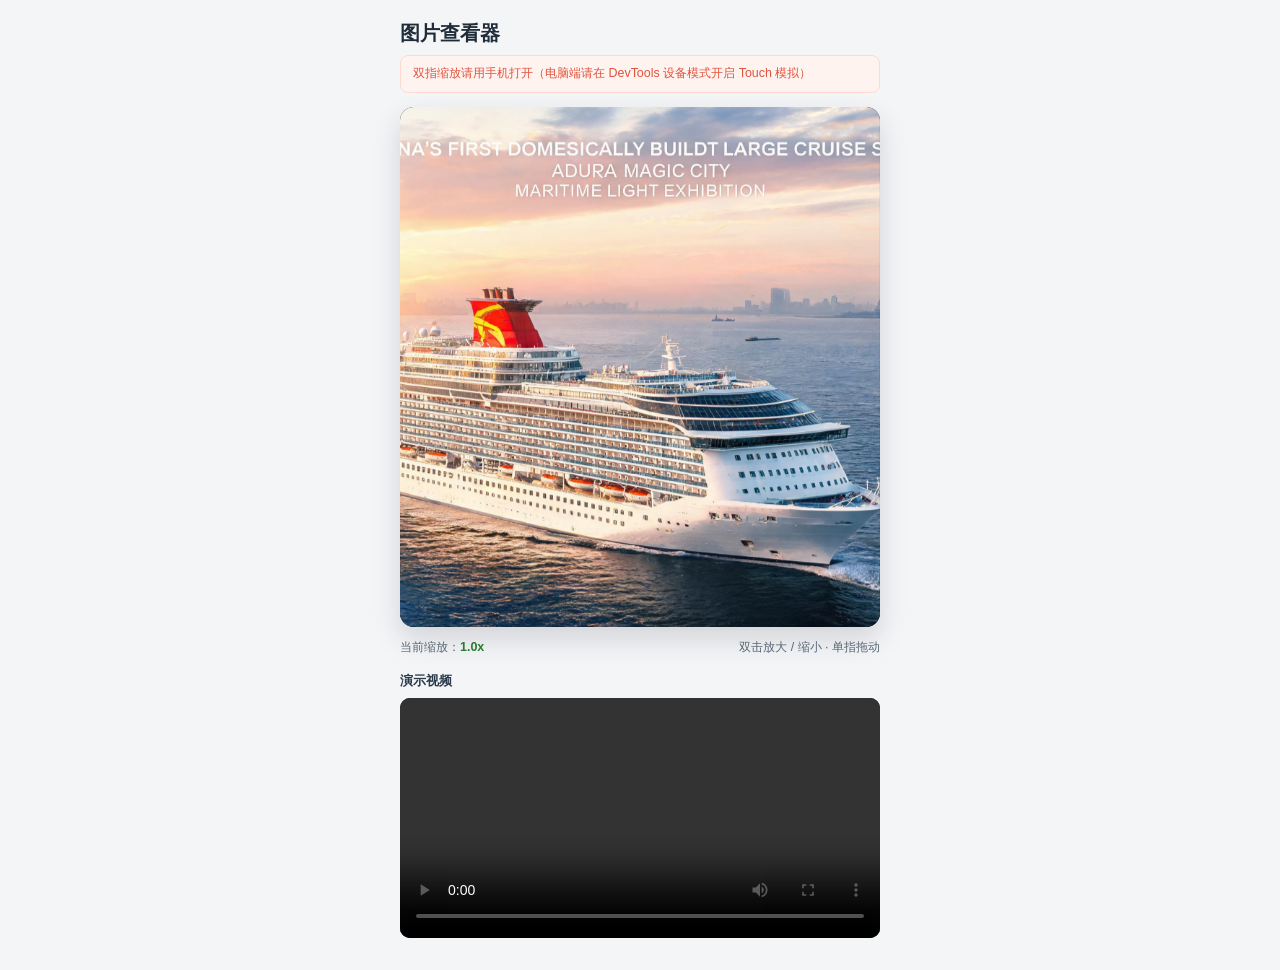
<file: mobile-zoom.html>
<!DOCTYPE html>
<!--
=========================================================
 * 文件名称：mobile-zoom.html
 * 作    者：叶浩然
 * 学    号：24002120407
 * 建立时间：2026-11-18
 * 大模型：Trae
 * 功能名称：任务三 · 移动端图片查看器（双指缩放 1~4 倍 + 单指拖动 + 双击 1x/2x）
 * =========================================================
-->
<html lang="zh-CN">
<head>
    <meta charset="UTF-8" />
    <meta name="viewport" content="width=device-width, initial-scale=1.0, maximum-scale=1.0, user-scalable=no" />
    <title>图片查看器 · 双指缩放</title>
    <style>
        * {
            box-sizing: border-box;
            margin: 0;
            padding: 0;
        }

        body {
            font-family: "Microsoft YaHei", "PingFang SC", "Helvetica Neue", Arial, sans-serif;
            background: #f4f5f7;
            color: #26313c;
            min-height: 100vh;
            padding: 20px 14px 32px;
            -webkit-text-size-adjust: 100%;
        }

        .yhr_page {
            max-width: 480px;
            margin: 0 auto;
        }

        .yhr_head h1 {
            font-size: 1.22rem;
            color: #1f2d3a;
        }

        /* 页面打开时的提示文字 */
        .yhr_tip {
            margin-top: 8px;
            font-size: 0.78rem;
            color: #e0533d;
            background: #fff3f0;
            border: 1px solid #ffd9d0;
            border-radius: 8px;
            padding: 8px 12px;
            line-height: 1.6;
        }

        /* ========== 查看器容器：裁切 + 禁用默认手势 + 禁止选中 ========== */
        .yhr_stage {
            position: relative;
            margin-top: 14px;
            height: 58vh;
            min-height: 320px;
            max-height: 520px;
            overflow: hidden;
            border-radius: 14px;
            background: #0b0f14;
            box-shadow: 0 12px 28px rgba(30, 40, 50, 0.16);
            touch-action: none;
            user-select: none;
            -webkit-user-select: none;
            -webkit-tap-highlight-color: transparent;
        }

        /* 图片：铺满容器，变换原点固定在中心 */
        .yhr_img {
            display: block;
            width: 100%;
            height: 100%;
            object-fit: cover;
            transform-origin: center center;
            transform: translate(0, 0) scale(1);
            will-change: transform;
            pointer-events: none;
            -webkit-user-drag: none;
        }

        /* 只有程序触发的动画才加这个类，手势过程中绝不加，避免与手指位置打架 */
        .yhr_img.yhr_animating {
            transition: transform 0.25s ease;
        }

        /* ========== 底部状态 ========== */
        .yhr_bar {
            margin-top: 12px;
            display: flex;
            justify-content: space-between;
            align-items: center;
            font-size: 0.78rem;
            color: #5b6b7a;
        }

        .yhr_scale {
            font-weight: 700;
            color: #2e7d32;
            font-variant-numeric: tabular-nums;
        }

        /* ========== 演示视频 ========== */
        .yhr_demo {
            margin-top: 16px;
        }

        .yhr_demo-title {
            margin-bottom: 8px;
            font-size: 0.82rem;
            font-weight: 600;
            color: #2b3a4a;
        }

        .yhr_demo video {
            display: block;
            width: 100%;
            border-radius: 10px;
            background: #000;
        }
    </style>
</head>
<body>
    <main class="yhr_page">
        <header class="yhr_head">
            <h1>图片查看器</h1>
            <!-- 需求 6：页面打开时的提示 -->
            <p class="yhr_tip" id="yhrTip">双指缩放请用手机打开（电脑端请在 DevTools 设备模式开启 Touch 模拟）</p>
        </header>

        <!-- 需求 1：容器 overflow:hidden / touch-action:none / user-select:none -->
        <div class="yhr_stage" id="yhrStage">
            <img class="yhr_img" id="yhrImg" src="swiper-imgs/adora_modu_1.jpg" alt="爱达·魔都号" draggable="false" />
        </div>

        <div class="yhr_bar">
            <span>当前缩放：<b class="yhr_scale" id="yhrScale">1.0x</b></span>
            <span>双击放大 / 缩小 · 单指拖动</span>
        </div>

        <!-- 任务三演示视频：双指缩放 / 单指拖动 / 双击切换 -->
        <section class="yhr_demo">
            <h2 class="yhr_demo-title">演示视频</h2>
            <video src="videos/mobile-zoom-demo.mp4" controls playsinline webkit-playsinline preload="metadata"></video>
        </section>
    </main>

    <script>
    (function () {
        'use strict';

        /* ================= 元素引用 ================= */
        var yhr_stage = document.getElementById('yhrStage');
        var yhr_img = document.getElementById('yhrImg');
        var yhr_scaleText = document.getElementById('yhrScale');

        /* ================= 常量 ================= */
        var yhr_minScale = 1;          // 最小缩放倍数
        var yhr_maxScale = 4;          // 最大缩放倍数
        var yhr_tapMove = 10;          // 判定为点击的最大位移（px）
        var yhr_tapTime = 250;         // 判定为点击的最大时长（ms）
        var yhr_doubleGap = 300;       // 两次点击的最大间隔（ms），用于识别双击
        var yhr_animMs = 260;          // 与 CSS 中 0.25s 过渡对应的清理时长

        /* ================= 状态 ================= */
        var yhr_state = { scale: 1, x: 0, y: 0 };  // 当前缩放倍数与平移量（px）
        var yhr_rect = null;                        // 容器在视口中的位置尺寸（手势开始时缓存）
        var yhr_center = { x: 0, y: 0 };            // 容器中心（相对容器坐标）
        var yhr_pinch = null;                       // 双指手势状态
        var yhr_pan = null;                         // 单指手势状态
        var yhr_pendingTap = null;                  // 上一次点击信息，用于判断双击
        var yhr_tapCandidate = false;               // 本次手势是否可能是点击（双指参与后立即失效）
        var yhr_animTimer = null;                   // 过渡类名清理定时器
        var yhr_lastTouchTime = 0;                  // 最近一次触摸时间，避免与桌面 dblclick 重复触发

        /**
         * 函数主要实现功能：读取并缓存容器在视口中的位置与尺寸，同时算出容器中心点
         */
        function yhrReadRect() {
            yhr_rect = yhr_stage.getBoundingClientRect();
            yhr_center.x = yhr_rect.width / 2;
            yhr_center.y = yhr_rect.height / 2;
        }

        /**
         * 函数主要实现功能：把缩放倍数限制在 1~4 倍之间
         * @param {number} scale - 待限制的缩放倍数
         * @returns {number} 限制后的缩放倍数
         */
        function yhrClampScale(scale) {
            return Math.min(yhr_maxScale, Math.max(yhr_minScale, scale));
        }

        /**
         * 函数主要实现功能：把平移量限制在图片边界内，缩放回 1 倍时同时归零
         */
        function yhrClampPan() {
            if (yhr_state.scale <= yhr_minScale) {
                yhr_state.scale = yhr_minScale;
                yhr_state.x = 0;
                yhr_state.y = 0;
                return;
            }
            // 图片以容器中心为原点放大，可移动的最大距离是“多出来的宽度/高度的一半”
            var yhr_maxX = (yhr_rect.width * (yhr_state.scale - 1)) / 2;
            var yhr_maxY = (yhr_rect.height * (yhr_state.scale - 1)) / 2;
            yhr_state.x = Math.min(yhr_maxX, Math.max(-yhr_maxX, yhr_state.x));
            yhr_state.y = Math.min(yhr_maxY, Math.max(-yhr_maxY, yhr_state.y));
        }

        /**
         * 函数主要实现功能：把当前缩放与平移写入 transform，并同步底部倍数文字
         * @param {boolean} animate - 是否带 0.25s 过渡（手势中必须为 false）
         */
        function yhrSetTransform(animate) {
            clearTimeout(yhr_animTimer);
            if (animate) {
                yhr_img.classList.add('yhr_animating');
                yhr_animTimer = setTimeout(function () {
                    yhr_img.classList.remove('yhr_animating');
                }, yhr_animMs);
            } else {
                yhr_img.classList.remove('yhr_animating');
            }
            yhr_img.style.transform =
                'translate(' + yhr_state.x + 'px,' + yhr_state.y + 'px) scale(' + yhr_state.scale + ')';
            yhr_scaleText.textContent = yhr_state.scale.toFixed(1) + 'x';
        }

        /**
         * 函数主要实现功能：计算两个触点之间的直线距离
         * @param {Touch} t1 - 第一个触点
         * @param {Touch} t2 - 第二个触点
         * @returns {number} 两指距离（px）
         */
        function yhrDistance(t1, t2) {
            var yhr_dx = t1.clientX - t2.clientX;
            var yhr_dy = t1.clientY - t2.clientY;
            return Math.sqrt(yhr_dx * yhr_dx + yhr_dy * yhr_dy);
        }

        /**
         * 函数主要实现功能：计算两个触点的中点，并转换为容器内坐标
         * @param {Touch} t1 - 第一个触点
         * @param {Touch} t2 - 第二个触点
         * @returns {Object} 含 x、y 的中点坐标
         */
        function yhrMidpoint(t1, t2) {
            return {
                x: (t1.clientX + t2.clientX) / 2 - yhr_rect.left,
                y: (t1.clientY + t2.clientY) / 2 - yhr_rect.top
            };
        }

        /**
         * 函数主要实现功能：把客户端坐标转换为容器内坐标
         * @param {number} clientX - 视口 X 坐标
         * @param {number} clientY - 视口 Y 坐标
         * @returns {Object} 含 x、y 的容器内坐标
         */
        function yhrToStage(clientX, clientY) {
            return { x: clientX - yhr_rect.left, y: clientY - yhr_rect.top };
        }

        /**
         * 函数主要实现功能：进入双指状态，记录初始距离、初始缩放和平移，并算出两指中点下的图片坐标
         * @param {Touch} t1 - 第一个触点
         * @param {Touch} t2 - 第二个触点
         */
        function yhrStartPinch(t1, t2) {
            yhr_tapCandidate = false;   // 出现双指就不再可能是单击
            var yhr_mid = yhrMidpoint(t1, t2);
            yhr_pinch = {
                dist: yhrDistance(t1, t2),
                scale: yhr_state.scale,
                x: yhr_state.x,
                y: yhr_state.y
            };
            // 由“屏幕点 = 中心 + 平移 + 缩放 × (图片点 - 中心)”反解出中点对应的图片坐标
            yhr_pinch.imgX = yhr_center.x + (yhr_mid.x - yhr_center.x - yhr_state.x) / yhr_state.scale;
            yhr_pinch.imgY = yhr_center.y + (yhr_mid.y - yhr_center.y - yhr_state.y) / yhr_state.scale;
        }

        /**
         * 函数主要实现功能：双指移动时按距离比例缩放，并让两指中点下的图片坐标始终留在中点位置
         * @param {Touch} t1 - 第一个触点
         * @param {Touch} t2 - 第二个触点
         */
        function yhrMovePinch(t1, t2) {
            var yhr_dist = yhrDistance(t1, t2);
            var yhr_mid = yhrMidpoint(t1, t2);

            // 用“起始距离/起始缩放”做整体比例，不做逐帧累乘，避免误差累积造成抖动
            var yhr_next = yhrClampScale(yhr_pinch.scale * (yhr_dist / yhr_pinch.dist));
            yhr_state.scale = yhr_next;

            // 平移量由“固定图片坐标 + 当前中点”反推，保证缩放不跳
            yhr_state.x = yhr_mid.x - yhr_center.x - yhr_next * (yhr_pinch.imgX - yhr_center.x);
            yhr_state.y = yhr_mid.y - yhr_center.y - yhr_next * (yhr_pinch.imgY - yhr_center.y);

            yhrSetTransform(false);
        }

        /**
         * 函数主要实现功能：进入单指状态，记录起始触点与起始平移量
         * @param {Touch} touch - 当前触点
         */
        function yhrStartPan(touch) {
            yhr_pan = {
                startX: touch.clientX,
                startY: touch.clientY,
                origX: yhr_state.x,
                origY: yhr_state.y,
                startTime: Date.now(),
                moved: false
            };
        }

        /**
         * 函数主要实现功能：单指拖动时按拖动差值移动图片，只在放大状态下生效
         * @param {Touch} touch - 当前触点
         */
        function yhrMovePan(touch) {
            if (!yhr_pan) {
                return;
            }
            var yhr_dx = touch.clientX - yhr_pan.startX;
            var yhr_dy = touch.clientY - yhr_pan.startY;
            // 先记录是否发生过位移，缩放为 1 倍时不移动图片，但也不能把这次拖动误判成点击
            if (!yhr_pan.moved && Math.sqrt(yhr_dx * yhr_dx + yhr_dy * yhr_dy) > yhr_tapMove) {
                yhr_pan.moved = true;
            }
            if (yhr_state.scale <= yhr_minScale) {
                return;
            }
            // 直接使用“起始平移 + 手指位移”，不再叠加锚点换算，拖动过程稳定跟手
            yhr_state.x = yhr_pan.origX + yhr_dx;
            yhr_state.y = yhr_pan.origY + yhr_dy;
            yhrSetTransform(false);
        }

        /**
         * 函数主要实现功能：双击时在 1x 与 2x 之间切换，并以双击点为基准保持该点位置不动
         * @param {number} stageX - 双击点在容器内的 X 坐标
         * @param {number} stageY - 双击点在容器内的 Y 坐标
         */
        function yhrDoubleTapZoom(stageX, stageY) {
            var yhr_target = yhr_state.scale > 1.01 ? yhr_minScale : 2;
            var yhr_oldScale = yhr_state.scale;

            // 先算出双击点对应的图片坐标，切换缩放后再反推平移量
            var yhr_imgX = yhr_center.x + (stageX - yhr_center.x - yhr_state.x) / yhr_oldScale;
            var yhr_imgY = yhr_center.y + (stageY - yhr_center.y - yhr_state.y) / yhr_oldScale;

            yhr_state.scale = yhr_target;
            if (yhr_target === yhr_minScale) {
                yhr_state.x = 0;
                yhr_state.y = 0;
            } else {
                yhr_state.x = stageX - yhr_center.x - yhr_target * (yhr_imgX - yhr_center.x);
                yhr_state.y = stageY - yhr_center.y - yhr_target * (yhr_imgY - yhr_center.y);
                yhrClampPan();
            }
            // 双击是程序化切换，带 0.25s 过渡
            yhrSetTransform(true);
        }

        /**
         * 函数主要实现功能：处理 touchstart，按触点数量进入双指或单指状态
         * @param {TouchEvent} e - 触摸事件对象
         */
        function yhrOnTouchStart(e) {
            yhr_lastTouchTime = Date.now();
            yhrReadRect();

            if (e.touches.length >= 2) {
                yhr_pan = null;                       // 双指优先，放弃单指拖动状态
                yhrStartPinch(e.touches[0], e.touches[1]);
            } else if (e.touches.length === 1) {
                yhr_pinch = null;                     // 单指开始，清掉可能残留的双指状态
                yhr_tapCandidate = true;              // 先假定是单击，位移超阈值后会被排除
                yhrStartPan(e.touches[0]);
            }
        }

        /**
         * 函数主要实现功能：处理 touchmove，双指缩放或单指拖动
         * @param {TouchEvent} e - 触摸事件对象
         */
        function yhrOnTouchMove(e) {
            yhr_lastTouchTime = Date.now();
            if (e.touches.length >= 2 && yhr_pinch) {
                yhrMovePinch(e.touches[0], e.touches[1]);
            } else if (e.touches.length === 1 && yhr_pan) {
                yhrMovePan(e.touches[0]);
            }
        }

        /**
         * 函数主要实现功能：处理 touchend，识别单击/双击，双指退回单指时重建拖动状态，松手后做边界回弹
         * @param {TouchEvent} e - 触摸事件对象
         */
        function yhrOnTouchEnd(e) {
            yhr_lastTouchTime = Date.now();
            yhrReadRect();

            // 双指松开一指：用剩余手指重新建立单指拖动基准，避免图片瞬间跳动
            if (e.touches.length === 1) {
                yhr_pinch = null;
                yhr_tapCandidate = false;   // 从双指退回的单指不算点击
                yhrStartPan(e.touches[0]);
                yhrClampPan();
                yhrSetTransform(true);
                return;
            }

            if (e.touches.length === 0) {
                // 判断是否为一次点击：本次手势没有出现过双指、位移小、时间短
                var yhr_isTap = yhr_tapCandidate && yhr_pan && !yhr_pan.moved &&
                    (Date.now() - yhr_pan.startTime) <= yhr_tapTime;

                yhr_tapCandidate = false;
                yhr_pinch = null;
                yhr_pan = null;

                // 松手后把图片限制在边界内，并带 0.25s 过渡回弹
                yhrClampPan();
                yhrSetTransform(true);

                if (yhr_isTap) {
                    var yhr_point = yhrToStage(e.changedTouches[0].clientX, e.changedTouches[0].clientY);
                    if (yhr_pendingTap && (Date.now() - yhr_pendingTap.time) <= yhr_doubleGap) {
                        yhr_pendingTap = null;
                        yhrDoubleTapZoom(yhr_point.x, yhr_point.y);
                    } else {
                        yhr_pendingTap = { time: Date.now(), x: yhr_point.x, y: yhr_point.y };
                    }
                }
            }
        }

        /**
         * 函数主要实现功能：处理 touchcancel，按松手同样逻辑做边界限制，避免状态卡在缩放半途
         * @param {TouchEvent} e - 触摸事件对象
         */
        function yhrOnTouchCancel(e) {
            yhrReadRect();
            yhr_pinch = null;
            yhr_pan = null;
            yhr_tapCandidate = false;
            yhrClampPan();
            yhrSetTransform(true);
        }

        /**
         * 函数主要实现功能：桌面端双击兜底，与触摸双击互斥，方便在没有 Touch 模拟时验证
         * @param {MouseEvent} e - 鼠标双击事件
         */
        function yhrOnDblClick(e) {
            if (Date.now() - yhr_lastTouchTime < 600) {
                return;
            }
            yhrReadRect();
            var yhr_point = yhrToStage(e.clientX, e.clientY);
            yhrDoubleTapZoom(yhr_point.x, yhr_point.y);
        }

        /**
         * 函数主要实现功能：屏蔽长按弹出的上下文菜单，防止查看器被系统菜单打断
         * @param {Event} e - 上下文菜单事件
         */
        function yhrOnContextMenu(e) {
            e.preventDefault();
        }

        /**
         * 函数主要实现功能：初始化查看器，绑定触摸与双击事件并输出初始倍数
         */
        function yhrInit() {
            yhr_stage.addEventListener('touchstart', yhrOnTouchStart, { passive: true });
            yhr_stage.addEventListener('touchmove', yhrOnTouchMove, { passive: true });
            yhr_stage.addEventListener('touchend', yhrOnTouchEnd, { passive: true });
            yhr_stage.addEventListener('touchcancel', yhrOnTouchCancel, { passive: true });
            yhr_stage.addEventListener('dblclick', yhrOnDblClick);
            yhr_stage.addEventListener('contextmenu', yhrOnContextMenu);

            yhrReadRect();
            yhrSetTransform(false);
        }

        yhrInit();
    })();
    </script>
</body>
</html>
</file>
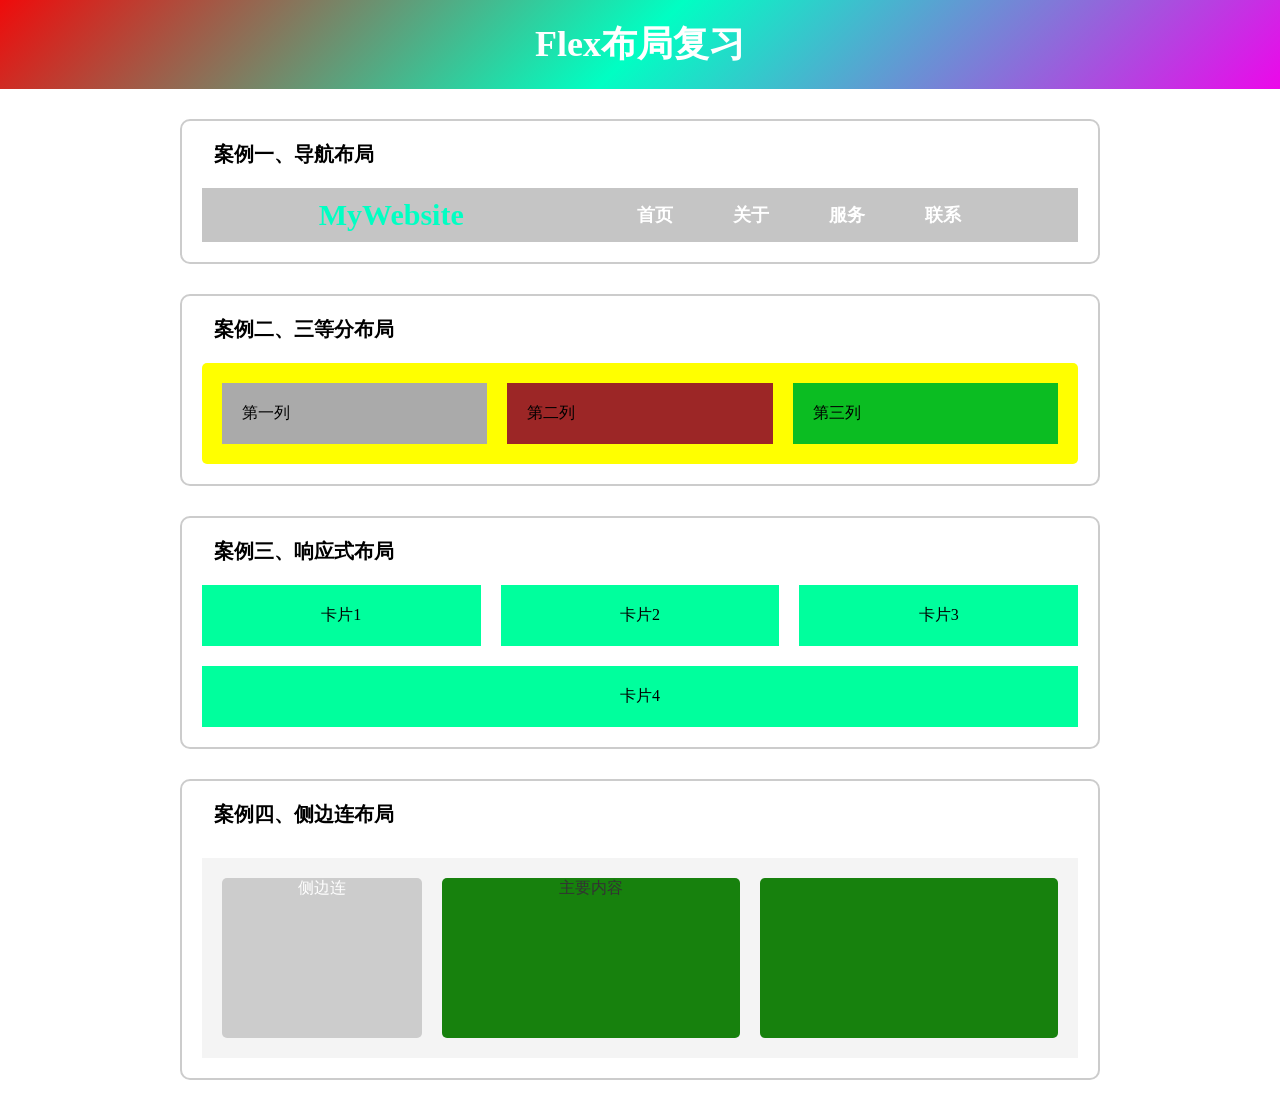
<file: review-flex.html>
<!DOCTYPE html>
<html lang="en">
<head>
    <meta charset="UTF-8">
    <meta name="viewport" content="width=device-width, initial-scale=1.0">
    <title>布局复习</title>
    <link rel="stylesheet" href="./css/flex-css.css"> 
</head>
<!-- h5语义标签header,footer,nav,main,section,article,aside本质上都是div，只是给它一个语义标签，方便理解 -->
<body>
    <header class="page-header">
    <h2>Flex布局复习</h2>
    </header>
    <main class="page-main">
    <section class="case">   
        <h2 class="case-title">案例一、导航布局</h2>
        <nav class="nav-bar">
            <a href="#" class="logo">MyWebsite</a>
            <!--快捷输入方式:ul>li*4>a(ul下面有4个li)-->
            <ul class="nav-list">
                <li><a href="#">首页</a></li>
                <li><a href="#">关于</a></li>
                <li><a href="#">服务</a></li>
                <li><a href="#">联系</a></li>
            </ul>
        </nav>
    </section>
    <!--案例二、三等分布局-->
    <section class="case">
        <h2 class="case-title">案例二、三等分布局</h2>
        <div class="three-columns">
            <div class="column">第一列</div>
            <div class="column">第二列</div>
            <div class="column">第三列</div>
        </div>
    </section>
    <!--案例三、响应式布局-->
    <section class="case">
        <h2 class="case-title">案例三、响应式布局</h2>
        <div class="card-grid">
            <div class="card">卡片1</div>
            <div class="card">卡片2</div>
            <div class="card">卡片3</div>
            <div class="card">卡片4</div>
        </div>
    </section>
    <!--案例四、侧边连布局-->
    <section class="case">
        <h2 class="case-title">案例四、侧边连布局</h2>
        <div class="sidebar">
            <aside>侧边连</aside>
            <div class="main-content">主要内容</div>
        <div>
    </section>
    <footer>

    </footer>
    
    </main>
</body>
</html>
</file>
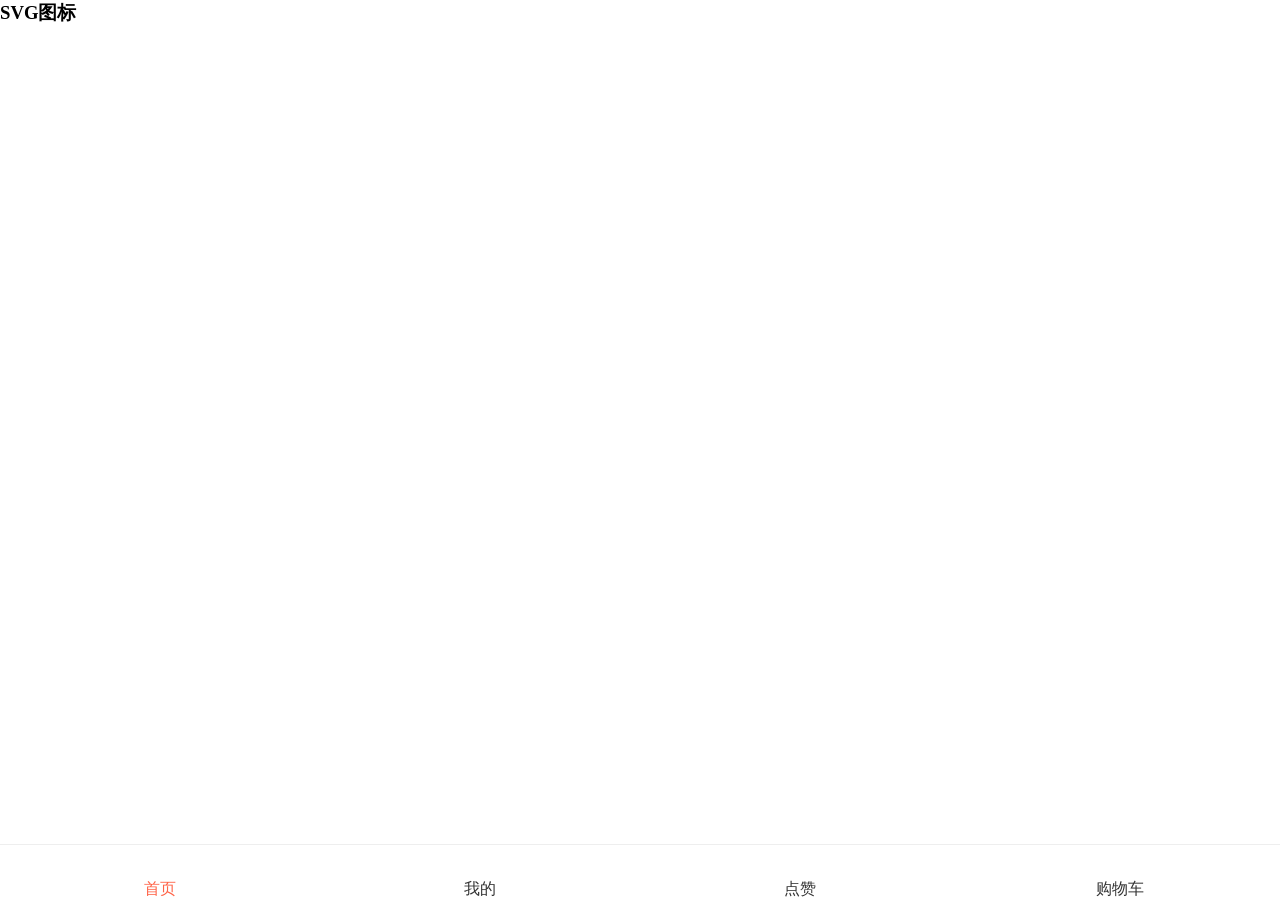
<file: svg.html>
<!DOCTYPE html>
<html lang="en">

<head>
    <meta charset="UTF-8">
    <meta name="viewport" content="width=device-width, initial-scale=1.0">
    <title>SVG图标</title>
    <script src="https://at.alicdn.com/t/c/font_5232876_vbpggdn229.js"></script>
    <link rel="stylesheet" href="./css/svg.css">
</head>

<body>
    <h3>SVG图标</h3>
    <div class="tab-nav">
        
        <div class="tab-item active" onclick="changeTab(this)">
            <svg class="icon" aria-hidden="true">
                <use xlink:href="#icon-shouye"></use>
            </svg>
            <span>首页</span>
            <div class="buget-got"></div>
        </div>

        <div class="tab-item" onclick="changeTab(this)">
            <svg class="icon" aria-hidden="true">
                <use xlink:href="#icon-wode"></use>
            </svg>
            <span>我的</span>
            <div class="buget-got"></div>
        </div>
        <div class="tab-item" onclick="changeTab(this)">
            <svg class="icon" aria-hidden="true">
                <use xlink:href="#icon-dianzan"></use>
            </svg>
            <span>点赞</span>
            <div class="buget-got"></div>
        </div>

        <div class="tab-item" onclick="changeTab(this)">
            <svg class="icon" aria-hidden="true">
                <use xlink:href="#icon-gouwuchekong"></use>
            </svg>
            <span>购物车</span>
            <div class="buget-got"></div>
        </div>

    </div>
    <script>
        // 写一个函数当我点击当前的item的时候，颜色发生变化
        function changeTab(current) {
            let tabs = document.querySelectorAll('.tab-item');
            for (let i = 0; i < tabs.length; i++) {
                tabs[i].classList.remove('active');
            }
            current.classList.add('active');
        }
    </script>
</body>
</html>
</file>
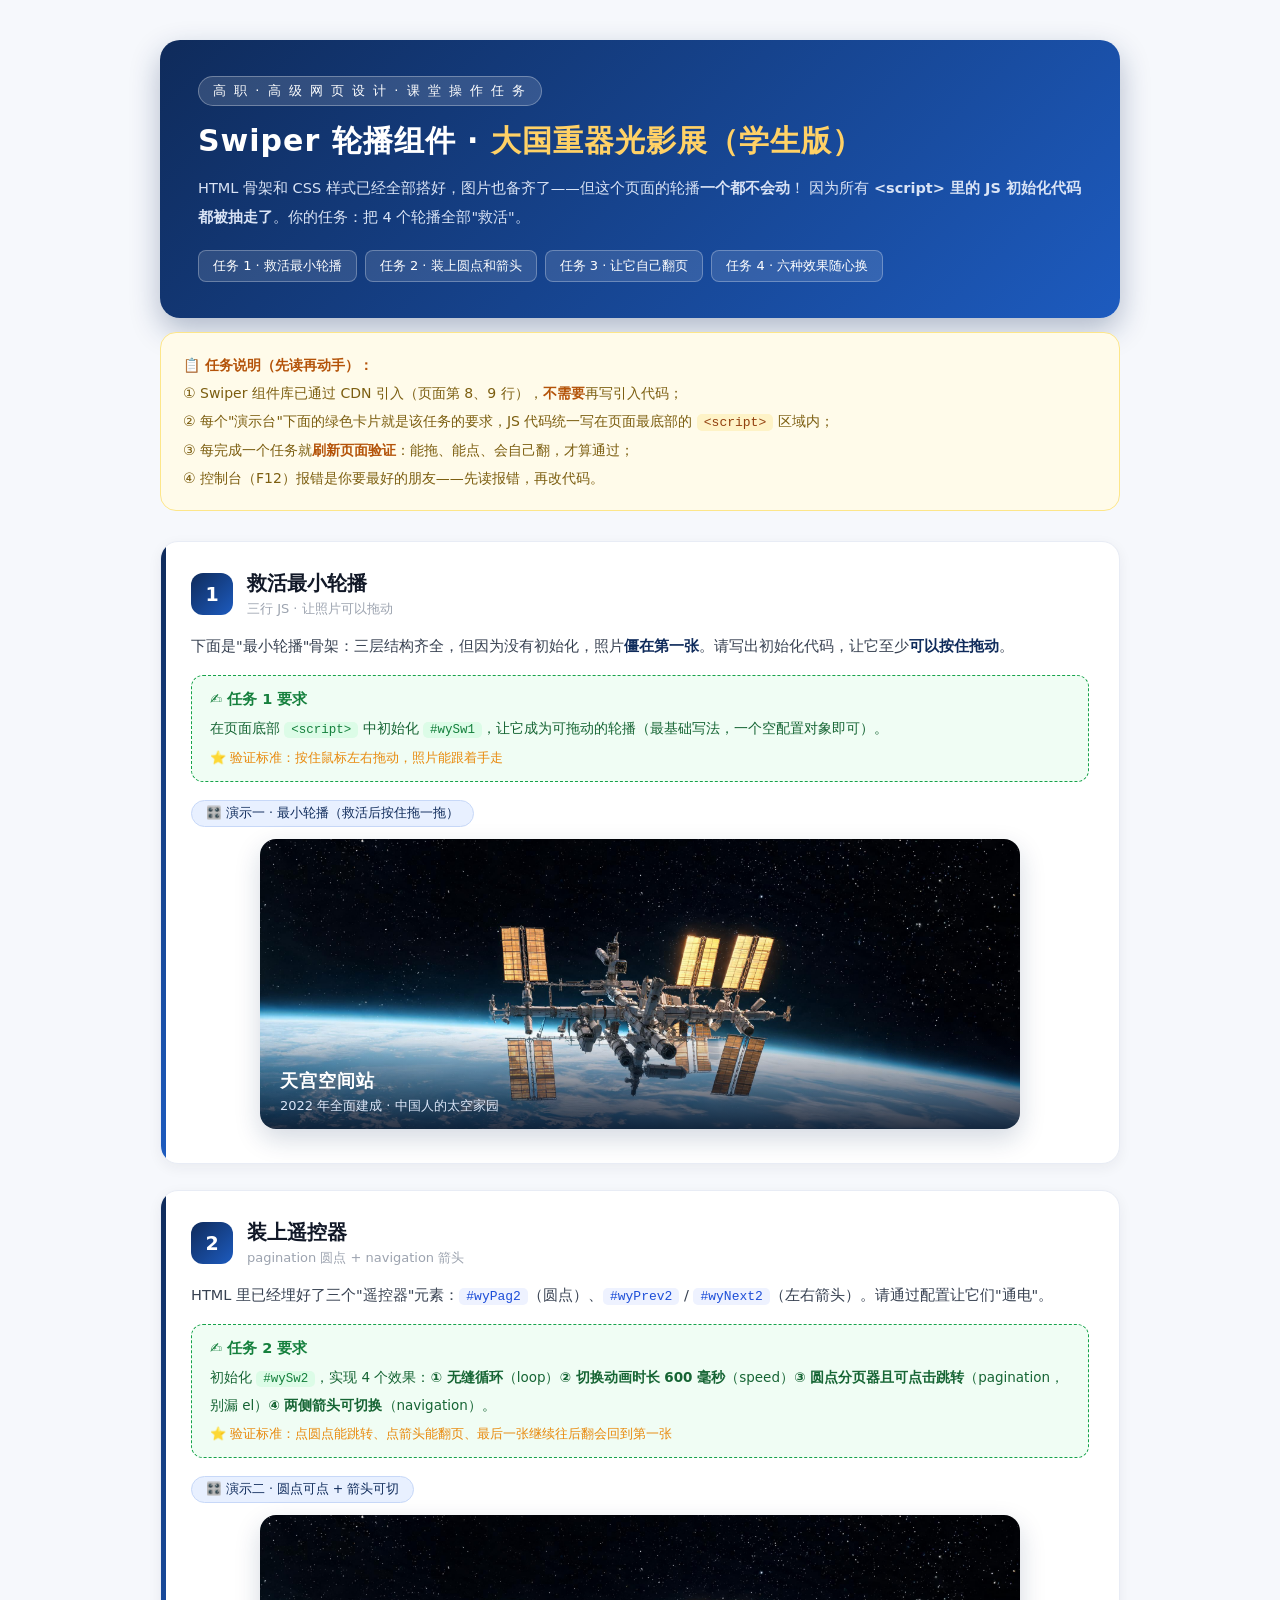
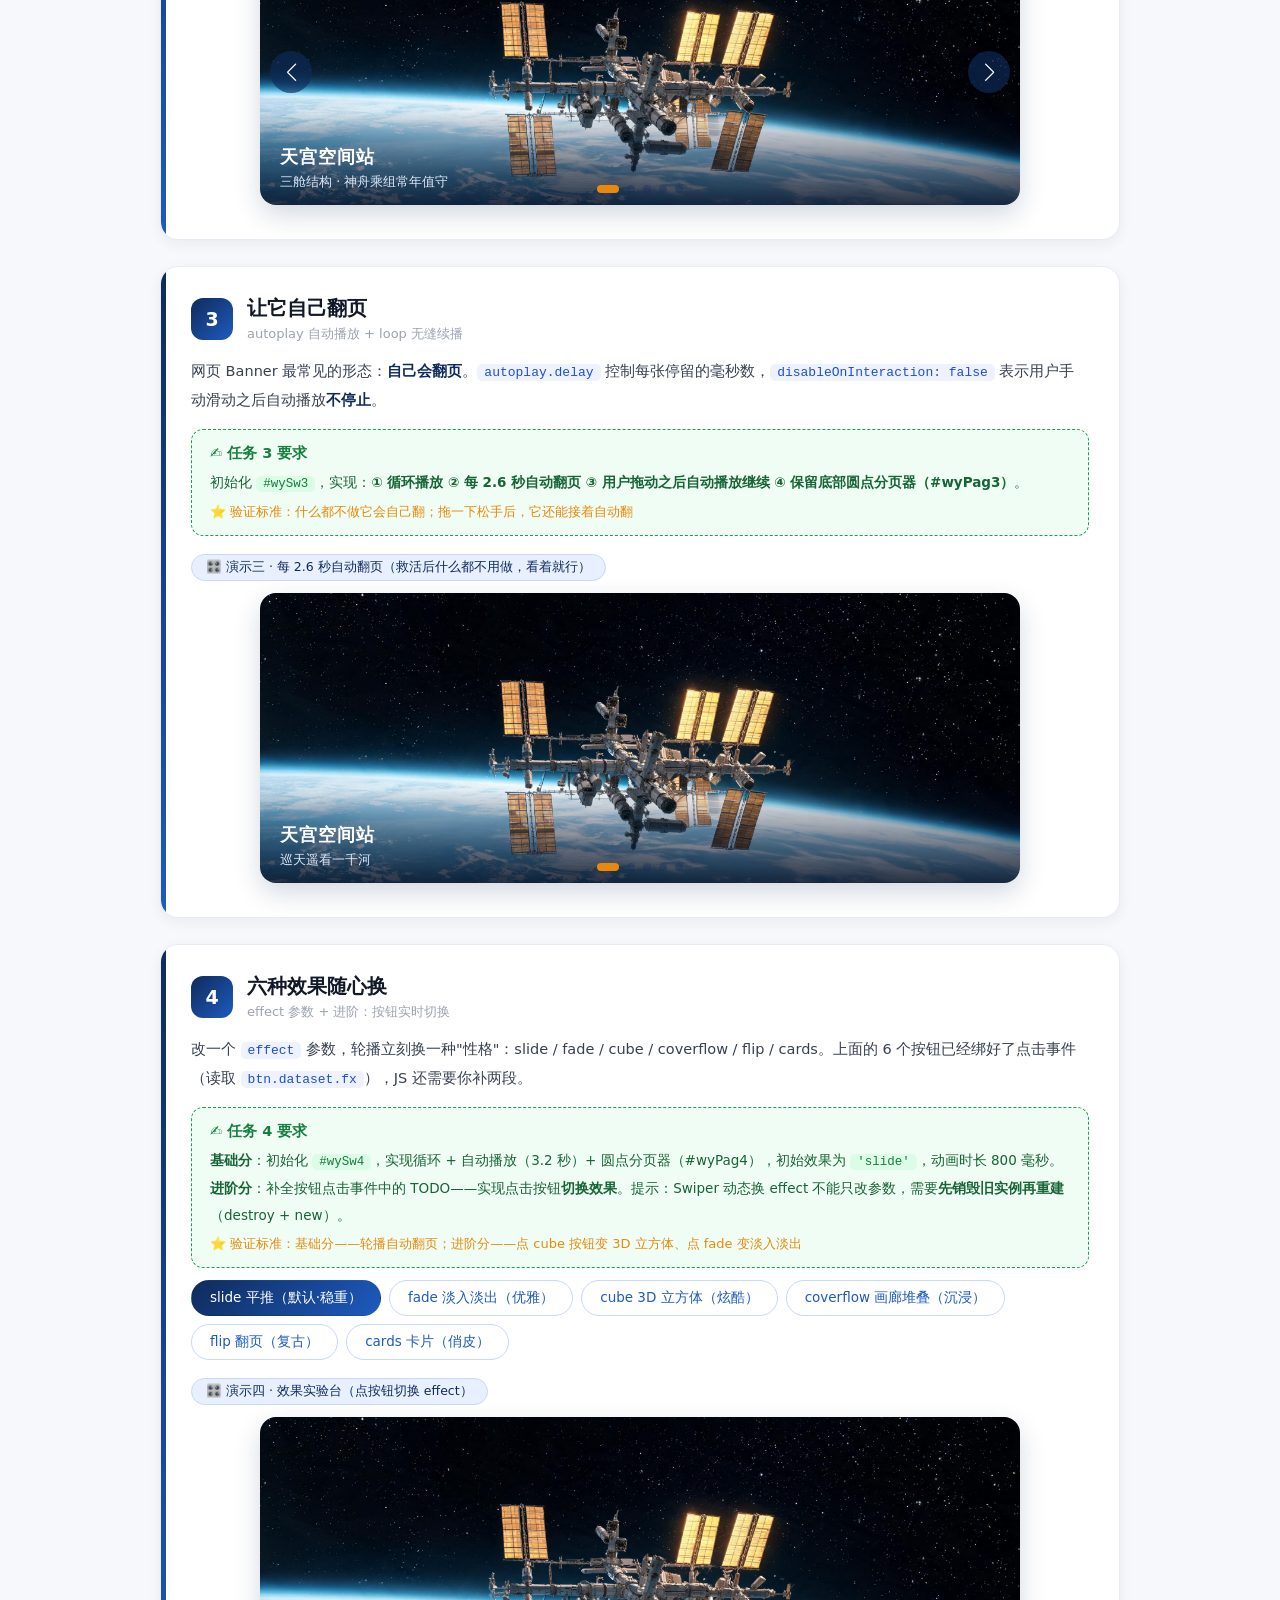
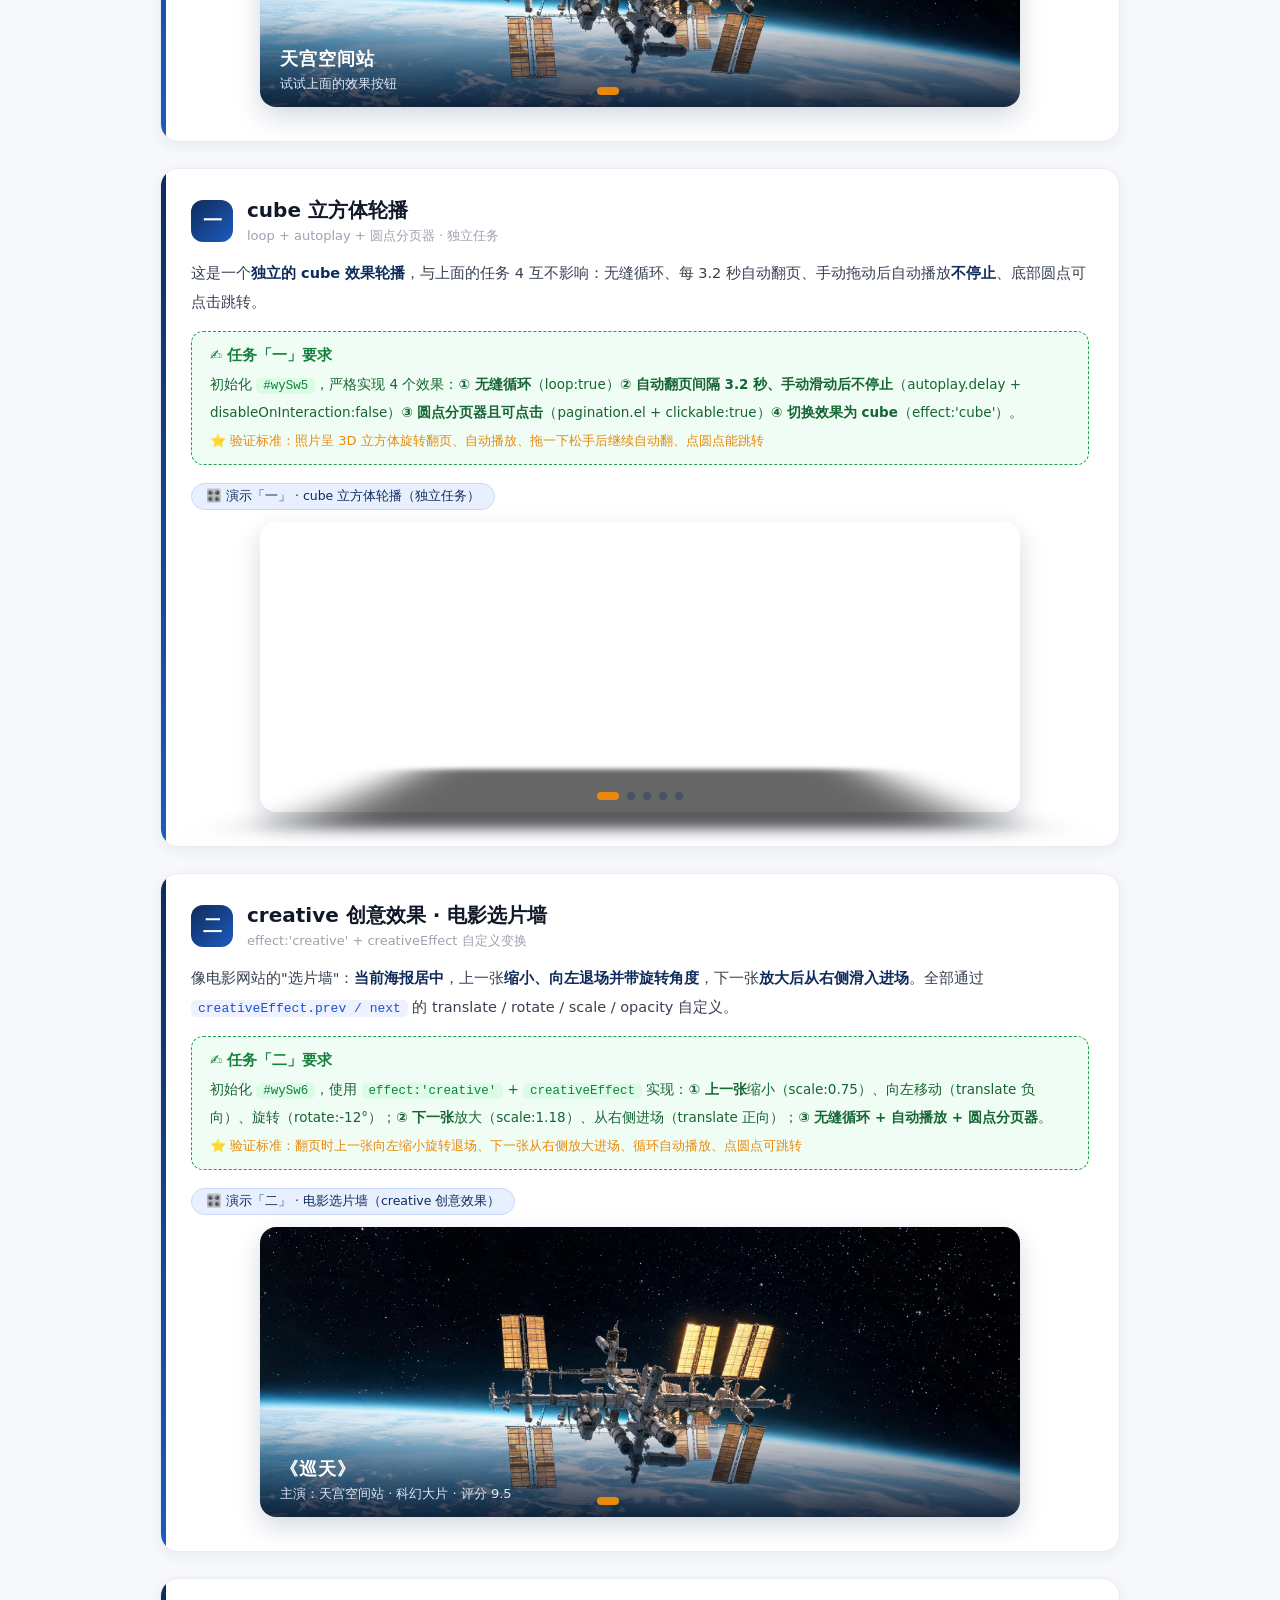
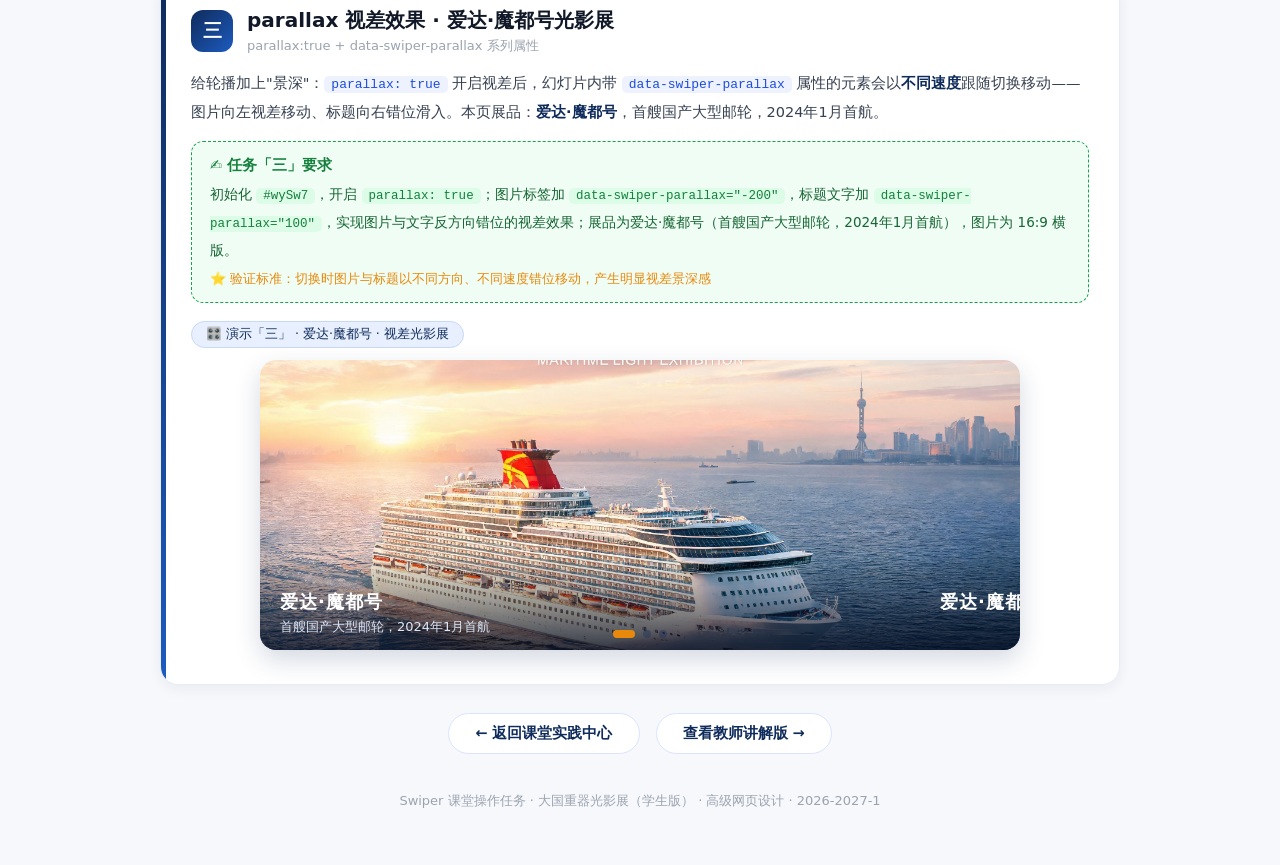
<file: swiper-task.html>
<!DOCTYPE html>
<html lang="zh-CN">
<head>
<meta charset="UTF-8">
<!--
=========================================================
 * 文件名称：swiper-task.html
 * 作    者：叶浩然
 * 建立时间：2026-11-06
 * 大模型：Trae
 * 功能名称：Swiper 轮播组件课堂操作任务页（四组轮播初始化 + 六种效果实时切换）
 * =========================================================
-->
<meta name="viewport" content="width=device-width, initial-scale=1.0">
<title>Swiper 课堂操作任务 · 大国重器光影展 · 补全 JS</title>
<!-- Swiper 官方组件库（本地文件，v11.0.3），学生只需在底部 <script> 中写初始化代码 -->
<link rel="stylesheet" href="swiper/swiper-bundle.min.css">
<script src="swiper/swiper-bundle.min.js"></script>
<style>
  *{margin:0;padding:0;box-sizing:border-box}
  body{font-family:"Microsoft YaHei","PingFang SC",system-ui,sans-serif;background:#f6f8fc;color:#1f2937}
  .wy-wrap{max-width:1000px;margin:0 auto;padding:40px 20px 60px}

  /* 头部 */
  .wy-head{background:linear-gradient(135deg,#0f2b5b,#1d5bbf);border-radius:20px;padding:36px 38px;color:#fff;margin-bottom:14px;box-shadow:0 12px 30px rgba(15,43,91,.3)}
  .wy-head .wy-badge{display:inline-block;padding:5px 14px;border-radius:999px;background:rgba(255,255,255,.14);border:1px solid rgba(255,255,255,.3);font-size:13px;letter-spacing:2px;margin-bottom:14px}
  .wy-head h1{font-size:30px;letter-spacing:1px;line-height:1.4}
  .wy-head h1 b{color:#ffd166}
  .wy-head p{margin-top:12px;font-size:14.5px;color:#d9e3f5;line-height:2}
  .wy-goals{display:flex;flex-wrap:wrap;gap:8px;margin-top:18px}
  .wy-goals i{font-style:normal;font-size:13px;background:rgba(255,255,255,.12);border:1px solid rgba(255,255,255,.28);padding:6px 14px;border-radius:8px}

  /* 任务说明框 */
  .wy-rule{background:#fffbea;border:1px solid #fde68a;border-radius:16px;padding:18px 22px;margin-bottom:30px;font-size:14px;color:#7c5e10;line-height:2}
  .wy-rule b{color:#b45309}
  .wy-rule code{background:#fef3c7;color:#92400e;padding:1px 7px;border-radius:5px;font-family:Consolas,monospace;font-size:13px}

  /* 章节 */
  .wy-sec{background:#fff;border-radius:18px;padding:28px 30px;margin-bottom:26px;border:1px solid #e8ecf5;box-shadow:0 4px 14px rgba(31,41,55,.06);position:relative;overflow:hidden}
  .wy-sec::before{content:"";position:absolute;left:0;top:0;bottom:0;width:5px;background:linear-gradient(#0f2b5b,#1d5bbf)}
  .wy-sec-head{display:flex;align-items:center;gap:14px;margin-bottom:14px}
  .wy-sec-head .wy-no{flex:none;width:42px;height:42px;border-radius:12px;background:linear-gradient(135deg,#0f2b5b,#1d5bbf);color:#fff;font-size:19px;font-weight:bold;display:flex;align-items:center;justify-content:center}
  .wy-sec-head h2{font-size:20px;color:#111827}
  .wy-sec-head small{display:block;font-weight:normal;color:#9ca3af;font-size:13px;margin-top:3px}
  .wy-sec p.wy-txt{font-size:14.5px;color:#374151;line-height:2;margin-bottom:10px}
  .wy-sec p.wy-txt b{color:#0f2b5b}
  .wy-sec code{background:#eef2ff;color:#1d4ed8;padding:1px 7px;border-radius:5px;font-family:Consolas,monospace;font-size:13px}

  /* 任务要求卡 */
  .wy-req{background:#f0fdf4;border:1.5px dashed #16a34a;border-radius:12px;padding:14px 18px;margin:14px 0 6px}
  .wy-req h3{font-size:14.5px;color:#15803d;margin-bottom:6px}
  .wy-req p{font-size:13.5px;color:#166534;line-height:2}
  .wy-req code{background:#dcfce7;color:#15803d;padding:1px 7px;border-radius:5px;font-family:Consolas,monospace;font-size:12.5px}
  .wy-req .wy-star{color:#e8890c;font-size:13px;display:block;margin-top:6px}

  /* 演示台 */
  .wy-demo{margin:18px 0 6px}
  .wy-demo .wy-demo-tag{display:inline-block;font-size:12.5px;color:#0f2b5b;background:#e8f0ff;border:1px solid #c7d8f8;border-radius:999px;padding:4px 14px;margin-bottom:12px}
  .wy-swiper{width:100%;max-width:760px;margin:0 auto;border-radius:16px;overflow:visible!important}
  .wy-swiper .swiper{border-radius:16px;box-shadow:0 10px 26px rgba(15,43,91,.18)}
  .wy-swiper .swiper-slide{position:relative;height:290px}
  .wy-swiper .swiper-slide img{width:100%;height:100%;object-fit:cover;display:block}
  .wy-swiper .wy-cap{
    position:absolute;left:0;right:0;bottom:0;padding:34px 20px 14px;color:#fff;
    background:linear-gradient(transparent,rgba(5,15,35,.82));
  }
  .wy-swiper .wy-cap h3{font-size:18px;letter-spacing:1px}
  .wy-swiper .wy-cap p{font-size:13px;color:#dbe6f8;margin-top:4px}
  /* 分页器配色 */
  .wy-swiper .swiper-pagination-bullet{background:#0f2b5b;opacity:.35}
  .wy-swiper .swiper-pagination-bullet-active{background:#e8890c;opacity:1;width:22px;border-radius:6px}
  /* 导航按钮配色 */
  .wy-swiper .swiper-button-next,.wy-swiper .swiper-button-prev{
    width:42px;height:42px;border-radius:50%;background:rgba(15,43,91,.65);color:#fff;
    --swiper-navigation-size:18px;transition:background .2s;
  }
  .wy-swiper .swiper-button-next:hover,.wy-swiper .swiper-button-prev:hover{background:#e8890c}

  /* 效果切换按钮 */
  .wy-fx{display:flex;flex-wrap:wrap;gap:8px;margin:12px 0 2px}
  .wy-fx button{
    border:1.5px solid #c7d8f8;background:#fff;color:#1d5bbf;font-size:13.5px;
    padding:8px 18px;border-radius:999px;cursor:pointer;transition:all .2s;font-family:inherit;
  }
  .wy-fx button:hover{transform:translateY(-2px);box-shadow:0 6px 14px rgba(29,91,191,.18)}
  .wy-fx button.wy-on{background:linear-gradient(135deg,#0f2b5b,#1d5bbf);color:#fff;border-color:transparent}

  .wy-back{text-align:center;margin-top:28px}
  .wy-back a{display:inline-block;text-decoration:none;color:#0f2b5b;font-size:14.5px;font-weight:bold;background:#fff;border:1px solid #dbe4ff;border-radius:999px;padding:10px 26px;transition:transform .2s,box-shadow .2s}
  .wy-back a:hover{transform:translateY(-2px);box-shadow:0 8px 18px rgba(15,43,91,.15)}

  footer{text-align:center;margin-top:34px;color:#9ca3af;font-size:13px;line-height:2}
</style>
</head>
<body>
<div class="wy-wrap">

  <div class="wy-head">
    <span class="wy-badge">高 职 · 高 级 网 页 设 计 · 课 堂 操 作 任 务</span>
    <h1>Swiper 轮播组件 · <b>大国重器光影展（学生版）</b></h1>
    <p>HTML 骨架和 CSS 样式已经全部搭好，图片也备齐了——但这个页面的轮播<b>一个都不会动</b>！
    因为所有 <b>&lt;script&gt; 里的 JS 初始化代码都被抽走了</b>。你的任务：把 4 个轮播全部"救活"。</p>
    <div class="wy-goals"><i>任务 1 · 救活最小轮播</i><i>任务 2 · 装上圆点和箭头</i><i>任务 3 · 让它自己翻页</i><i>任务 4 · 六种效果随心换</i></div>
  </div>

  <div class="wy-rule">
    <b>📋 任务说明（先读再动手）：</b><br>
    ① Swiper 组件库已通过 CDN 引入（页面第 8、9 行），<b>不需要</b>再写引入代码；<br>
    ② 每个"演示台"下面的绿色卡片就是该任务的要求，JS 代码统一写在页面最底部的 <code>&lt;script&gt;</code> 区域内；<br>
    ③ 每完成一个任务就<b>刷新页面验证</b>：能拖、能点、会自己翻，才算通过；<br>
    ④ 控制台（F12）报错是你要最好的朋友——先读报错，再改代码。
  </div>

  <!-- 任务 1 -->
  <div class="wy-sec">
    <div class="wy-sec-head">
      <span class="wy-no">1</span>
      <h2>救活最小轮播<small>三行 JS · 让照片可以拖动</small></h2>
    </div>
    <p class="wy-txt">下面是"最小轮播"骨架：三层结构齐全，但因为没有初始化，照片<b>僵在第一张</b>。请写出初始化代码，让它至少<b>可以按住拖动</b>。</p>
    <div class="wy-req">
      <h3>✍️ 任务 1 要求</h3>
      <p>在页面底部 <code>&lt;script&gt;</code> 中初始化 <code>#wySw1</code>，让它成为可拖动的轮播（最基础写法，一个空配置对象即可）。</p>
      <span class="wy-star">⭐ 验证标准：按住鼠标左右拖动，照片能跟着手走</span>
    </div>
    <div class="wy-demo">
      <span class="wy-demo-tag">🎛️ 演示一 · 最小轮播（救活后按住拖一拖）</span>
      <div class="wy-swiper">
        <div class="swiper" id="wySw1">
          <div class="swiper-wrapper">
            <div class="swiper-slide"><img src="swiper-imgs/tiangong_1.jpg" alt="天宫空间站"><div class="wy-cap"><h3>天宫空间站</h3><p>2022 年全面建成 · 中国人的太空家园</p></div></div>
            <div class="swiper-slide"><img src="swiper-imgs/fuxing_1.jpg" alt="复兴号动车组"><div class="wy-cap"><h3>复兴号动车组</h3><p>350 km/h · 世界商业运营最高时速</p></div></div>
            <div class="swiper-slide"><img src="swiper-imgs/c919_1.jpg" alt="C919大飞机"><div class="wy-cap"><h3>C919 大飞机</h3><p>2023 年商业首航 · 国产干线客机翱翔蓝天</p></div></div>
            <div class="swiper-slide"><img src="swiper-imgs/fendouzhe_1.jpg" alt="奋斗者号"><div class="wy-cap"><h3>奋斗者号</h3><p>10909 米 · 触碰地球第四极马里亚纳海沟</p></div></div>
            <div class="swiper-slide"><img src="swiper-imgs/fast_1.jpg" alt="中国天眼"><div class="wy-cap"><h3>中国天眼 FAST</h3><p>500 米口径 · 世界最大单口径射电望远镜</p></div></div>
          </div>
        </div>
      </div>
    </div>
  </div>

  <!-- 任务 2 -->
  <div class="wy-sec">
    <div class="wy-sec-head">
      <span class="wy-no">2</span>
      <h2>装上遥控器<small>pagination 圆点 + navigation 箭头</small></h2>
    </div>
    <p class="wy-txt">HTML 里已经埋好了三个"遥控器"元素：<code>#wyPag2</code>（圆点）、<code>#wyPrev2</code> / <code>#wyNext2</code>（左右箭头）。请通过配置让它们"通电"。</p>
    <div class="wy-req">
      <h3>✍️ 任务 2 要求</h3>
      <p>初始化 <code>#wySw2</code>，实现 4 个效果：<b>① 无缝循环</b>（loop）<b>② 切换动画时长 600 毫秒</b>（speed）<b>③ 圆点分页器且可点击跳转</b>（pagination，别漏 el）<b>④ 两侧箭头可切换</b>（navigation）。</p>
      <span class="wy-star">⭐ 验证标准：点圆点能跳转、点箭头能翻页、最后一张继续往后翻会回到第一张</span>
    </div>
    <div class="wy-demo">
      <span class="wy-demo-tag">🎛️ 演示二 · 圆点可点 + 箭头可切</span>
      <div class="wy-swiper">
        <div class="swiper" id="wySw2">
          <div class="swiper-wrapper">
            <div class="swiper-slide"><img src="swiper-imgs/tiangong_1.jpg" alt="天宫空间站"><div class="wy-cap"><h3>天宫空间站</h3><p>三舱结构 · 神舟乘组常年值守</p></div></div>
            <div class="swiper-slide"><img src="swiper-imgs/fuxing_1.jpg" alt="复兴号动车组"><div class="wy-cap"><h3>复兴号动车组</h3><p>京张高铁智能驾驶 · 百年京张到智能京张</p></div></div>
            <div class="swiper-slide"><img src="swiper-imgs/c919_1.jpg" alt="C919大飞机"><div class="wy-cap"><h3>C919 大飞机</h3><p>让中国人的大飞机梦照进现实</p></div></div>
            <div class="swiper-slide"><img src="swiper-imgs/fendouzhe_1.jpg" alt="奋斗者号"><div class="wy-cap"><h3>奋斗者号</h3><p>坐底万米 · 深海探测进入"中国时代"</p></div></div>
            <div class="swiper-slide"><img src="swiper-imgs/fast_1.jpg" alt="中国天眼"><div class="wy-cap"><h3>中国天眼 FAST</h3><p>南仁东先生 22 年铸就的观天巨目</p></div></div>
          </div>
          <div class="swiper-pagination" id="wyPag2"></div>
          <div class="swiper-button-prev" id="wyPrev2"></div>
          <div class="swiper-button-next" id="wyNext2"></div>
        </div>
      </div>
    </div>
  </div>

  <!-- 任务 3 -->
  <div class="wy-sec">
    <div class="wy-sec-head">
      <span class="wy-no">3</span>
      <h2>让它自己翻页<small>autoplay 自动播放 + loop 无缝续播</small></h2>
    </div>
    <p class="wy-txt">网页 Banner 最常见的形态：<b>自己会翻页</b>。<code>autoplay.delay</code> 控制每张停留的毫秒数，<code>disableOnInteraction: false</code> 表示用户手动滑动之后自动播放<b>不停止</b>。</p>
    <div class="wy-req">
      <h3>✍️ 任务 3 要求</h3>
      <p>初始化 <code>#wySw3</code>，实现：<b>① 循环播放</b> <b>② 每 2.6 秒自动翻页</b> <b>③ 用户拖动之后自动播放继续</b> <b>④ 保留底部圆点分页器（#wyPag3）</b>。</p>
      <span class="wy-star">⭐ 验证标准：什么都不做它会自己翻；拖一下松手后，它还能接着自动翻</span>
    </div>
    <div class="wy-demo">
      <span class="wy-demo-tag">🎛️ 演示三 · 每 2.6 秒自动翻页（救活后什么都不用做，看着就行）</span>
      <div class="wy-swiper">
        <div class="swiper" id="wySw3">
          <div class="swiper-wrapper">
            <div class="swiper-slide"><img src="swiper-imgs/tiangong_1.jpg" alt="天宫空间站"><div class="wy-cap"><h3>天宫空间站</h3><p>巡天遥看一千河</p></div></div>
            <div class="swiper-slide"><img src="swiper-imgs/fuxing_1.jpg" alt="复兴号动车组"><div class="wy-cap"><h3>复兴号动车组</h3><p>中国速度 · 风驰电掣</p></div></div>
            <div class="swiper-slide"><img src="swiper-imgs/c919_1.jpg" alt="C919大飞机"><div class="wy-cap"><h3>C919 大飞机</h3><p>蓝天之上 · 大国担当</p></div></div>
            <div class="swiper-slide"><img src="swiper-imgs/fendouzhe_1.jpg" alt="奋斗者号"><div class="wy-cap"><h3>奋斗者号</h3><p>万米深潜 · 无畏探索</p></div></div>
            <div class="swiper-slide"><img src="swiper-imgs/fast_1.jpg" alt="中国天眼"><div class="wy-cap"><h3>中国天眼 FAST</h3><p>仰望星空 · 脚踏实地</p></div></div>
          </div>
          <div class="swiper-pagination" id="wyPag3"></div>
        </div>
      </div>
    </div>
  </div>

  <!-- 任务 4 -->
  <div class="wy-sec">
    <div class="wy-sec-head">
      <span class="wy-no">4</span>
      <h2>六种效果随心换<small>effect 参数 + 进阶：按钮实时切换</small></h2>
    </div>
    <p class="wy-txt">改一个 <code>effect</code> 参数，轮播立刻换一种"性格"：slide / fade / cube / coverflow / flip / cards。上面的 6 个按钮已经绑好了点击事件（读取 <code>btn.dataset.fx</code>），JS 还需要你补两段。</p>
    <div class="wy-req">
      <h3>✍️ 任务 4 要求</h3>
      <p><b>基础分</b>：初始化 <code>#wySw4</code>，实现循环 + 自动播放（3.2 秒）+ 圆点分页器（#wyPag4），初始效果为 <code>'slide'</code>，动画时长 800 毫秒。</p>
      <p><b>进阶分</b>：补全按钮点击事件中的 TODO——实现点击按钮<b>切换效果</b>。提示：Swiper 动态换 effect 不能只改参数，需要<b>先销毁旧实例再重建</b>（destroy + new）。</p>
      <span class="wy-star">⭐ 验证标准：基础分——轮播自动翻页；进阶分——点 cube 按钮变 3D 立方体、点 fade 变淡入淡出</span>
    </div>
    <div class="wy-fx">
      <button class="wy-on" data-fx="slide">slide 平推（默认·稳重）</button>
      <button data-fx="fade">fade 淡入淡出（优雅）</button>
      <button data-fx="cube">cube 3D 立方体（炫酷）</button>
      <button data-fx="coverflow">coverflow 画廊堆叠（沉浸）</button>
      <button data-fx="flip">flip 翻页（复古）</button>
      <button data-fx="cards">cards 卡片（俏皮）</button>
    </div>
    <div class="wy-demo">
      <span class="wy-demo-tag">🎛️ 演示四 · 效果实验台（点按钮切换 effect）</span>
      <div class="wy-swiper">
        <div class="swiper" id="wySw4">
          <div class="swiper-wrapper">
            <div class="swiper-slide"><img src="swiper-imgs/tiangong_1.jpg" alt="天宫空间站"><div class="wy-cap"><h3>天宫空间站</h3><p>试试上面的效果按钮</p></div></div>
            <div class="swiper-slide"><img src="swiper-imgs/fuxing_1.jpg" alt="复兴号动车组"><div class="wy-cap"><h3>复兴号动车组</h3><p>同一组照片，六种讲述方式</p></div></div>
            <div class="swiper-slide"><img src="swiper-imgs/c919_1.jpg" alt="C919大飞机"><div class="wy-cap"><h3>C919 大飞机</h3><p>企业官网爱用 fade</p></div></div>
            <div class="swiper-slide"><img src="swiper-imgs/fendouzhe_1.jpg" alt="奋斗者号"><div class="wy-cap"><h3>奋斗者号</h3><p>游戏网站爱用 cube</p></div></div>
            <div class="swiper-slide"><img src="swiper-imgs/fast_1.jpg" alt="中国天眼"><div class="wy-cap"><h3>中国天眼 FAST</h3><p>相册页面爱用 coverflow</p></div></div>
          </div>
          <div class="swiper-pagination" id="wyPag4"></div>
        </div>
      </div>
    </div>
  </div>

  <!-- 新任务「一」：cube 立方体轮播（独立于任务 4，任务 4 保持原样） -->
  <div class="wy-sec">
    <div class="wy-sec-head">
      <span class="wy-no">一</span>
      <h2>cube 立方体轮播<small>loop + autoplay + 圆点分页器 · 独立任务</small></h2>
    </div>
    <p class="wy-txt">这是一个<b>独立的 cube 效果轮播</b>，与上面的任务 4 互不影响：无缝循环、每 3.2 秒自动翻页、手动拖动后自动播放<b>不停止</b>、底部圆点可点击跳转。</p>
    <div class="wy-req">
      <h3>✍️ 任务「一」要求</h3>
      <p>初始化 <code>#wySw5</code>，严格实现 4 个效果：<b>① 无缝循环</b>（loop:true）<b>② 自动翻页间隔 3.2 秒、手动滑动后不停止</b>（autoplay.delay + disableOnInteraction:false）<b>③ 圆点分页器且可点击</b>（pagination.el + clickable:true）<b>④ 切换效果为 cube</b>（effect:'cube'）。</p>
      <span class="wy-star">⭐ 验证标准：照片呈 3D 立方体旋转翻页、自动播放、拖一下松手后继续自动翻、点圆点能跳转</span>
    </div>
    <div class="wy-demo">
      <span class="wy-demo-tag">🎛️ 演示「一」 · cube 立方体轮播（独立任务）</span>
      <div class="wy-swiper">
        <div class="swiper" id="wySw5">
          <div class="swiper-wrapper">
            <div class="swiper-slide"><img src="swiper-imgs/tiangong_1.jpg" alt="天宫空间站"><div class="wy-cap"><h3>天宫空间站</h3><p>独立任务 · cube 立方体效果</p></div></div>
            <div class="swiper-slide"><img src="swiper-imgs/fuxing_1.jpg" alt="复兴号动车组"><div class="wy-cap"><h3>复兴号动车组</h3><p>无缝循环 · 首尾相接</p></div></div>
            <div class="swiper-slide"><img src="swiper-imgs/c919_1.jpg" alt="C919大飞机"><div class="wy-cap"><h3>C919 大飞机</h3><p>每 3.2 秒自动翻页</p></div></div>
            <div class="swiper-slide"><img src="swiper-imgs/fendouzhe_1.jpg" alt="奋斗者号"><div class="wy-cap"><h3>奋斗者号</h3><p>手动拖动后自动播放不停止</p></div></div>
            <div class="swiper-slide"><img src="swiper-imgs/fast_1.jpg" alt="中国天眼"><div class="wy-cap"><h3>中国天眼 FAST</h3><p>点击底部圆点可跳转</p></div></div>
          </div>
          <div class="swiper-pagination" id="wyPag5"></div>
        </div>
      </div>
    </div>
  </div>

  <!-- 任务「二」：creative 创意效果 · 电影选片墙（独立章节） -->
  <div class="wy-sec">
    <div class="wy-sec-head">
      <span class="wy-no">二</span>
      <h2>creative 创意效果 · 电影选片墙<small>effect:'creative' + creativeEffect 自定义变换</small></h2>
    </div>
    <p class="wy-txt">像电影网站的"选片墙"：<b>当前海报居中</b>，上一张<b>缩小、向左退场并带旋转角度</b>，下一张<b>放大后从右侧滑入进场</b>。全部通过 <code>creativeEffect.prev / next</code> 的 translate / rotate / scale / opacity 自定义。</p>
    <div class="wy-req">
      <h3>✍️ 任务「二」要求</h3>
      <p>初始化 <code>#wySw6</code>，使用 <code>effect:'creative'</code> + <code>creativeEffect</code> 实现：<b>① 上一张</b>缩小（scale:0.75）、向左移动（translate 负向）、旋转（rotate:-12°）；<b>② 下一张</b>放大（scale:1.18）、从右侧进场（translate 正向）；<b>③ 无缝循环 + 自动播放 + 圆点分页器</b>。</p>
      <span class="wy-star">⭐ 验证标准：翻页时上一张向左缩小旋转退场、下一张从右侧放大进场、循环自动播放、点圆点可跳转</span>
    </div>
    <div class="wy-demo">
      <span class="wy-demo-tag">🎛️ 演示「二」 · 电影选片墙（creative 创意效果）</span>
      <div class="wy-swiper">
        <div class="swiper" id="wySw6">
          <div class="swiper-wrapper">
            <div class="swiper-slide"><img src="swiper-imgs/tiangong_1.jpg" alt="天宫空间站"><div class="wy-cap"><h3>《巡天》</h3><p>主演：天宫空间站 · 科幻大片 · 评分 9.5</p></div></div>
            <div class="swiper-slide"><img src="swiper-imgs/fuxing_1.jpg" alt="复兴号动车组"><div class="wy-cap"><h3>《追风》</h3><p>主演：复兴号动车组 · 动作片 · 评分 9.2</p></div></div>
            <div class="swiper-slide"><img src="swiper-imgs/c919_1.jpg" alt="C919大飞机"><div class="wy-cap"><h3>《翱翔》</h3><p>主演：C919 大飞机 · 航空大片 · 评分 9.0</p></div></div>
            <div class="swiper-slide"><img src="swiper-imgs/fendouzhe_1.jpg" alt="奋斗者号"><div class="wy-cap"><h3>《深潜》</h3><p>主演：奋斗者号 · 冒险片 · 评分 9.4</p></div></div>
            <div class="swiper-slide"><img src="swiper-imgs/fast_1.jpg" alt="中国天眼"><div class="wy-cap"><h3>《天眼》</h3><p>主演：中国天眼 FAST · 纪录片 · 评分 9.6</p></div></div>
          </div>
          <div class="swiper-pagination" id="wyPag6"></div>
        </div>
      </div>
    </div>
  </div>

  <!-- 任务「三」：parallax 视差效果 · 爱达·魔都号光影展（独立章节） -->
  <div class="wy-sec">
    <div class="wy-sec-head">
      <span class="wy-no">三</span>
      <h2>parallax 视差效果 · 爱达·魔都号光影展<small>parallax:true + data-swiper-parallax 系列属性</small></h2>
    </div>
    <p class="wy-txt">给轮播加上"景深"：<code>parallax: true</code> 开启视差后，幻灯片内带 <code>data-swiper-parallax</code> 属性的元素会以<b>不同速度</b>跟随切换移动——图片向左视差移动、标题向右错位滑入。本页展品：<b>爱达·魔都号</b>，首艘国产大型邮轮，2024年1月首航。</p>
    <div class="wy-req">
      <h3>✍️ 任务「三」要求</h3>
      <p>初始化 <code>#wySw7</code>，开启 <code>parallax: true</code>；图片标签加 <code>data-swiper-parallax="-200"</code>，标题文字加 <code>data-swiper-parallax="100"</code>，实现图片与文字反方向错位的视差效果；展品为爱达·魔都号（首艘国产大型邮轮，2024年1月首航），图片为 16:9 横版。</p>
      <span class="wy-star">⭐ 验证标准：切换时图片与标题以不同方向、不同速度错位移动，产生明显视差景深感</span>
    </div>
    <div class="wy-demo">
      <span class="wy-demo-tag">🎛️ 演示「三」 · 爱达·魔都号 · 视差光影展</span>
      <div class="wy-swiper">
        <div class="swiper" id="wySw7">
          <div class="swiper-wrapper">
            <div class="swiper-slide">
              <img src="swiper-imgs/adora_modu_1.jpg" alt="爱达·魔都号海上全景" data-swiper-parallax="-200">
              <div class="wy-cap">
                <h3 data-swiper-parallax="100">爱达·魔都号</h3>
                <p>首艘国产大型邮轮，2024年1月首航</p>
              </div>
            </div>
            <div class="swiper-slide">
              <img src="swiper-imgs/adora_modu_2.jpg" alt="爱达·魔都号顶层甲板" data-swiper-parallax="-200">
              <div class="wy-cap">
                <h3 data-swiper-parallax="100">爱达·魔都号</h3>
                <p>首艘国产大型邮轮，2024年1月首航</p>
              </div>
            </div>
            <div class="swiper-slide">
              <img src="swiper-imgs/adora_modu_3.jpg" alt="爱达·魔都号夜航上海港" data-swiper-parallax="-200">
              <div class="wy-cap">
                <h3 data-swiper-parallax="100">爱达·魔都号</h3>
                <p>首艘国产大型邮轮，2024年1月首航</p>
              </div>
            </div>
          </div>
          <div class="swiper-pagination" id="wyPag7"></div>
        </div>
      </div>
    </div>
  </div>

  <div class="wy-back"><a href="index.html">← 返回课堂实践中心</a>　<a href="swiper-lesson.html">查看教师讲解版 →</a></div>

  <footer>Swiper 课堂操作任务 · 大国重器光影展（学生版） · 高级网页设计 · 2026-2027-1</footer>
</div>

<script>
  // ══════════════════════════════════════════════════════════
  //  ✍️ 学生作答区：把 4 个轮播全部救活（参考各演示台上方的绿色任务卡）
  // ══════════════════════════════════════════════════════════

  // ── 任务 1：初始化 #wySw1，让它至少可以拖动 ──
  // TODO: 在这里写你的代码
  var swiper = new Swiper("#wySw1", {});

  // ── 任务 2：初始化 #wySw2，循环 + 600ms + 圆点可点 + 箭头切换 ──
  // TODO: 在这里写你的代码
  var swiper2 = new Swiper("#wySw2", {
      slidesPerView: 1,
      spaceBetween: 30,
      loop: true,                 // ① 无缝循环
      speed: 600,                 // ② 切换动画 600 毫秒
      pagination: {
        el: "#wyPag2",            // ③ 圆点分页器，指定本组元素的 id
        clickable: true,          //    圆点可点击跳转
      },
      navigation: {
        nextEl: "#wyNext2",       // ④ 两侧箭头可切换
        prevEl: "#wyPrev2",
      },
    });

  // ── 任务 3：初始化 #wySw3，循环 + 2.6 秒自动翻页 + 拖动后不停 + 圆点 ──
  // TODO: 在这里写你的代码
  var swiper3 = new Swiper("#wySw3", {
      loop: true,                          // ① 循环播放
      pagination: {
        el: "#wyPag3",                     // ④ 底部圆点分页器
        clickable: true,
      },
      autoplay: {
        delay: 2600,                       // ② 每 2.6 秒自动翻页
        disableOnInteraction: false,       // ③ 用户拖动后自动播放继续
      },
    });
  // ── 任务 4：初始化 #wySw4，循环 + 3.2 秒自动播放 + 圆点 + 初始 effect ──
  // TODO: 在这里写你的代码
  // 把配置抽成一个对象：进阶部分重建实例时直接复用，不用重复写一遍
  var sw4Config = {
      loop: true,                      // 循环播放
      speed: 800,                      // 切换动画 800 毫秒
      effect: 'slide',                 // 初始效果：平推
      pagination: {
        el: "#wyPag4",                 // 圆点分页器（任务 4 只给了圆点，没有箭头）
        clickable: true,
      },
      autoplay: {
        delay: 3200,                   // 每 3.2 秒自动播放
        disableOnInteraction: false,   // 手动滑动后继续自动播放
      },
    };
  var swiper4 = new Swiper("#wySw4", sw4Config);

  // ── 任务 4 进阶：补全按钮点击事件，实现六种效果实时切换 ──
  // 提示 1：动态换 effect 只改参数是无效的，必须销毁旧实例再重建（destroy + new）
  // 提示 2：按钮上已有 data-fx 属性，用 btn.dataset.fx 读取要切换的效果名
  document.querySelectorAll('.wy-fx button').forEach(function (btn) {
    btn.addEventListener('click', function () {
      // TODO 1：先给当前按钮加 wy-on 类、其余按钮去掉 wy-on（高亮当前按钮）
      document.querySelectorAll('.wy-fx button').forEach(function (other) {
        other.classList.remove('wy-on');
      });
      btn.classList.add('wy-on');

      // 取出当前按钮要切换的效果名
      var fx = btn.dataset.fx;

      // TODO 2：销毁旧的 wySw4 实例
      // 第一个 true 表示彻底删除实例，第二个 true 表示同时清除残留的行内样式，避免旧效果影响新效果
      swiper4.destroy(true, true);

      // TODO 3：用新 effect 重建实例（把其它配置原样保留）
      sw4Config.effect = fx;
      // cards（卡片）效果本身不支持 loop 循环，这里做个兼容处理
      sw4Config.loop = (fx === 'cards') ? false : true;

      swiper4 = new Swiper("#wySw4", sw4Config);
    });
  });

  // ── 新任务「一」：cube 立方体轮播（独立于任务 4，任务 4 保持原样） ──
  var swiper5 = new Swiper('#wySw5', {
      loop: true,                                // ① 无缝循环
      effect: 'cube',                            // ④ 切换动画效果：cube 3D 立方体
      pagination: {
        el: '#wySw5 .swiper-pagination',         // ③ 圆点分页器（页面多个轮播共用 .swiper-pagination 类，限定容器避免绑错到其它轮播）
        clickable: true,                         //    点击圆点可跳转对应页
      },
      autoplay: {
        delay: 3200,                             // ② 每 3.2 秒自动翻页
        disableOnInteraction: false,             //    重点：手动滑动后自动轮播不停止
      },
    });

  // ── 任务「二」：creative 创意效果 · 电影选片墙（独立于任务「一」，互不影响） ──
  var swiper6 = new Swiper('#wySw6', {
      loop: true,                                // 无缝循环
      speed: 800,                                // 切换动画 800 毫秒
      effect: 'creative',                        // 使用 creative 创意切换效果
      creativeEffect: {
        prev: {                                  // 离开的上一张
          translate: ['-115%', 0, -280],         // 向左偏移并推远（x 负值 = 左移，z 负值 = 后退）
          rotate: [0, 0, -12],                   // 增加 Z 轴旋转角度：绕 Z 轴左转 12 度
          scale: 0.8,                            // 缩小到 80%
        },
        next: {                                  // 进场的下一张
          translate: ['115%', 0, -150],          // 向右偏移（x 正值 = 右移），稍推远避免遮挡当前张
          scale: 1.15,                           // 放大到 115%
        },
        limitProgress: 2,                        // 前后各 2 张参与变形，选片墙更有层次
        perspective: true,                       // 开启 3D 透视，使 Z 轴位移生效
      },
      pagination: {
        el: '#wySw6 .swiper-pagination',         // 圆点分页器（限定容器，避免绑到其它轮播）
        clickable: true,                         // 点击圆点可跳转
      },
      autoplay: {
        delay: 3600,                             // 每 3.6 秒自动选下一部"影片"
        disableOnInteraction: false,             // 手动拖动后自动播放不停止
      },
    });

  // ── 任务「三」：parallax 视差效果 · 爱达·魔都号光影展（独立章节） ──
  var swiper7 = new Swiper('#wySw7', {
      loop: true,                    // 无缝循环
      speed: 900,                    // 切换动画时长 900 毫秒
      parallax: true,                // 开启视差效果
      autoplay: {
        delay: 3800,                 // 每 3.8 秒自动切换
        disableOnInteraction: false, // 手动拖动后自动播放不停止
      },
      pagination: {
        el: '#wySw7 .swiper-pagination', // 圆点分页器
        clickable: true,                 // 圆点可点击跳转
      },
    });
</script>
</body>
</html>
</file>
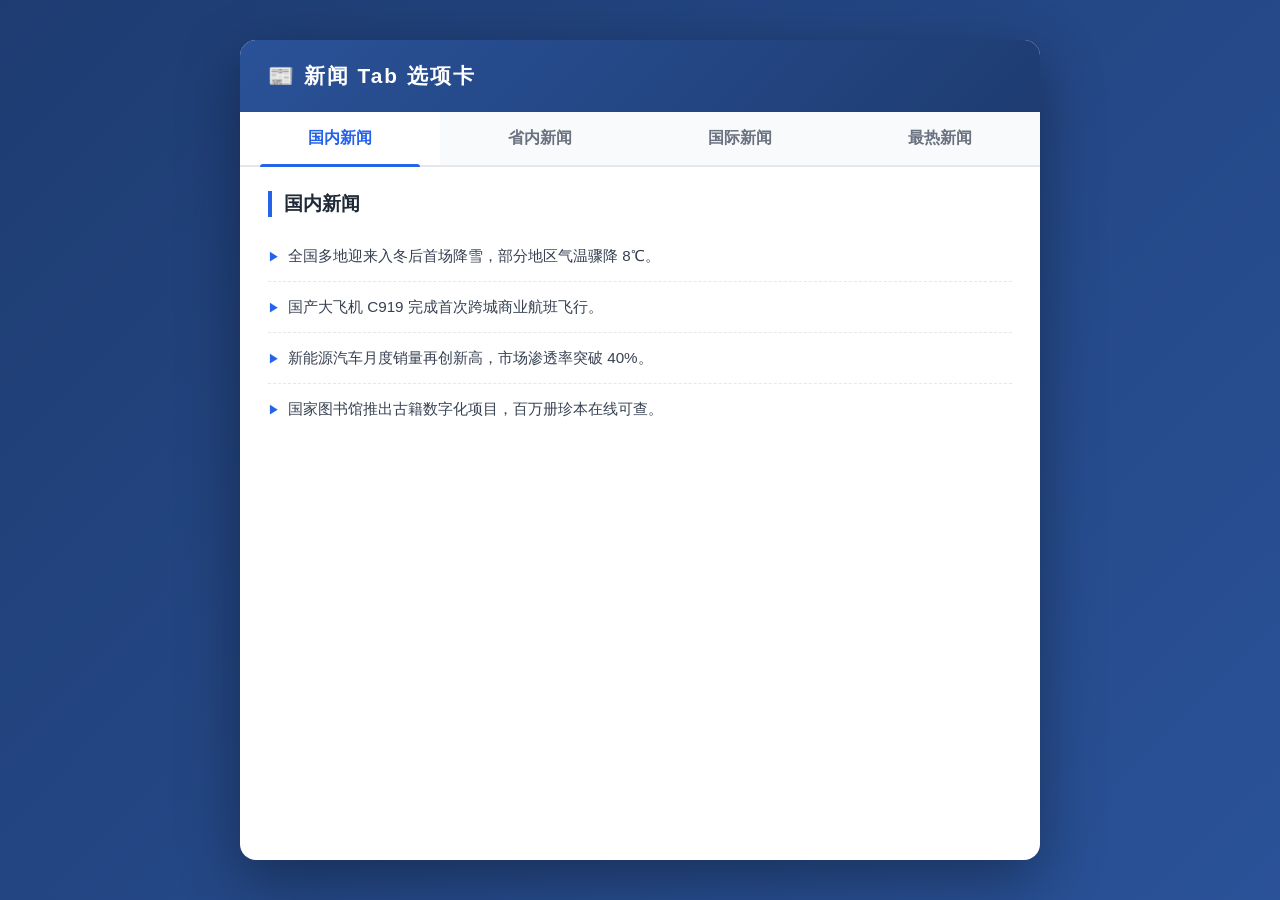
<file: tab-news.html>
<!DOCTYPE html>
<html lang="zh-CN">
<head>
    <meta charset="UTF-8" />
    <meta name="viewport" content="width=device-width, initial-scale=1.0" />
    <title>新闻 Tab 选项卡</title>
    <style>
        * {
            box-sizing: border-box;
        }

        body {
            margin: 0;
            min-height: 100vh;
            font-family: "Microsoft YaHei", "PingFang SC", Arial, sans-serif;
            background: linear-gradient(135deg, #1e3c72, #2a5298);
            display: flex;
            justify-content: center;
            padding: 40px 16px;
        }

        .news-wrap {
            width: min(800px, 100%);
            background: #fff;
            border-radius: 16px;
            box-shadow: 0 20px 60px rgba(0, 0, 0, 0.35);
            overflow: hidden;
        }

        .news-header {
            padding: 22px 28px;
            background: linear-gradient(135deg, #2a5298, #1e3c72);
            color: #fff;
            font-size: 1.3rem;
            font-weight: 700;
            letter-spacing: 2px;
        }

        /* ---- Tab 选项卡按钮 ---- */
        .tab-nav {
            display: flex;
            border-bottom: 2px solid #e5e7eb;
            background: #f8fafc;
        }

        .tab-item {
            flex: 1;
            padding: 16px 0;
            text-align: center;
            cursor: pointer;
            font-size: 1rem;
            font-weight: 600;
            color: #6b7280;
            transition: color 0.25s ease, background 0.25s ease;
            position: relative;
            user-select: none;
        }

        .tab-item:hover {
            color: #2563eb;
            background: #eff6ff;
        }

        /* 选中态：文字变色 + 底部蓝条 */
        .tab-item.active {
            color: #2563eb;
            background: #fff;
        }

        .tab-item.active::after {
            content: "";
            position: absolute;
            bottom: -2px;
            left: 10%;
            width: 80%;
            height: 3px;
            background: #2563eb;
            border-radius: 3px 3px 0 0;
        }

        /* ---- Tab 内容面板 ---- */
        .tab-content {
            padding: 24px 28px 30px;
        }

        .tab-panel {
            display: none;               /* 默认隐藏 */
            animation: fadeIn 0.35s ease;
        }

        .tab-panel.active {
            display: block;              /* 选中时显示 */
        }

        @keyframes fadeIn {
            from { opacity: 0; transform: translateY(6px); }
            to   { opacity: 1; transform: translateY(0); }
        }

        .tab-panel h2 {
            margin: 0 0 14px;
            font-size: 1.2rem;
            color: #1f2937;
            border-left: 4px solid #2563eb;
            padding-left: 12px;
        }

        .news-list {
            list-style: none;
            padding: 0;
            margin: 0;
        }

        .news-list li {
            padding: 12px 0;
            border-bottom: 1px dashed #e5e7eb;
            color: #374151;
            font-size: 0.95rem;
            line-height: 1.7;
        }

        .news-list li:last-child {
            border-bottom: none;
        }

        .news-list li::before {
            content: "▶";
            color: #2563eb;
            margin-right: 8px;
            font-size: 0.75rem;
        }

        .tag {
            display: inline-block;
            padding: 2px 8px;
            border-radius: 4px;
            background: #dbeafe;
            color: #1d4ed8;
            font-size: 0.72rem;
            margin-left: 8px;
            vertical-align: middle;
        }

        @media (max-width: 560px) {
            .tab-item { font-size: 0.88rem; padding: 14px 0; }
            .news-header { font-size: 1.1rem; }
        }
    </style>
</head>
<body>
    <div class="news-wrap">
        <div class="news-header">📰 新闻 Tab 选项卡</div>

        <!-- 选项卡按钮 -->
        <nav class="tab-nav">
            <div class="tab-item">国内新闻</div>
            <div class="tab-item">省内新闻</div>
            <div class="tab-item">国际新闻</div>
            <div class="tab-item">最热新闻</div>
        </nav>

        <!-- 选项卡内容 -->
        <div class="tab-content">
            <div class="tab-panel">
                <h2>国内新闻</h2>
                <ul class="news-list">
                    <li>全国多地迎来入冬后首场降雪，部分地区气温骤降 8℃。</li>
                    <li>国产大飞机 C919 完成首次跨城商业航班飞行。</li>
                    <li>新能源汽车月度销量再创新高，市场渗透率突破 40%。</li>
                    <li>国家图书馆推出古籍数字化项目，百万册珍本在线可查。</li>
                </ul>
            </div>

            <div class="tab-panel">
                <h2>省内新闻</h2>
                <ul class="news-list">
                    <li>省内高铁新线今日开通，省会到地级市最快 1 小时直达。</li>
                    <li>省级科技创新大会召开，发布 50 项重点攻关项目。</li>
                    <li>冬季文旅活动启动，全省 20 家景区推出惠民门票。</li>
                    <li>省内高校毕业生留省就业政策升级，最高可获 5 万元补贴。</li>
                </ul>
            </div>

            <div class="tab-panel">
                <h2>国际新闻</h2>
                <ul class="news-list">
                    <li>联合国气候变化大会达成新协议，2030 年前减排目标升级。</li>
                    <li>多国联合发射新一代空间站模块，国际太空合作持续深化。</li>
                    <li>全球股市震荡回调，科技股领跌，能源板块逆势上涨。</li>
                    <li>世界杯预选赛激战正酣，多支传统强队遭遇冷门。</li>
                </ul>
            </div>

            <div class="tab-panel">
                <h2>最热新闻</h2>
                <ul class="news-list">
                    <li>国产 AI 大模型发布最新版本，多项能力追平国际领先水平 <span class="tag">热</span></li>
                    <li>知名导演新片首日票房破 2 亿，口碑票房双丰收 <span class="tag">爆</span></li>
                    <li>奥运冠军官宣退役，粉丝纷纷留言致敬 <span class="tag">热</span></li>
                    <li>双十一全网成交额再破纪录，物流峰值创历史新高 <span class="tag">爆</span></li>
                </ul>
            </div>
        </div>
    </div>

    <!-- 外部引用 JS：TabSwitcher 组件 -->
    <script src="js/tab.js"></script>
    <script>
        // 初始化：默认选中第 0 项（国内新闻）
        new TabSwitcher({
            tabs:        '.tab-item',
            panels:      '.tab-panel',
            activeClass: 'active',
            defaultIndex: 0
        });
    </script>
</body>
</html>
</file>
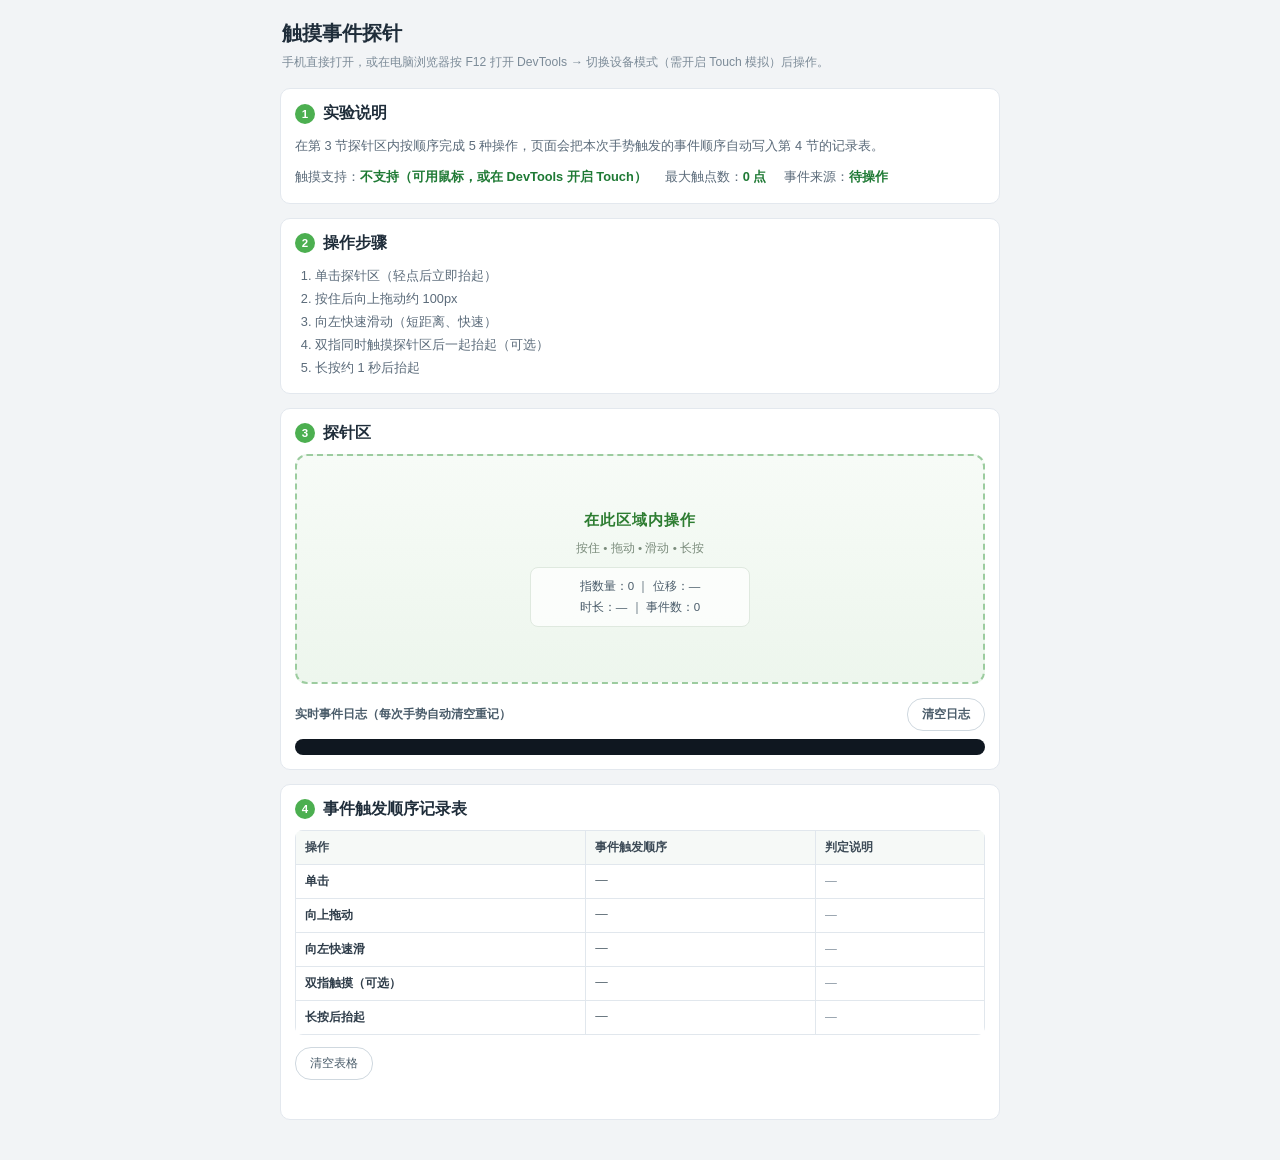
<file: touch-probe.html>
<!DOCTYPE html>
<!--
=========================================================
 * 文件名称：touch-probe.html
 * 作    者：叶浩然
 * 建立时间：2026-11-18
 * 大模型：Trae
 * 功能名称：移动端触摸事件探针页，第 3 节探针区记录 5 种手势的事件触发顺序
 * =========================================================
-->
<html lang="zh-CN">
<head>
    <meta charset="UTF-8" />
    <meta name="viewport" content="width=device-width, initial-scale=1.0, maximum-scale=1.0, user-scalable=no" />
    <title>触摸事件探针 · 手势事件顺序记录</title>
    <style>
        * { box-sizing: border-box; margin: 0; padding: 0; }

        body {
            font-family: "Microsoft YaHei", "PingFang SC", "Helvetica Neue", Arial, sans-serif;
            background: #f2f4f6;
            color: #24303c;
            padding: 16px 12px 40px;
            -webkit-text-size-adjust: 100%;
        }

        .wrap {
            max-width: 720px;
            margin: 0 auto;
        }

        /* ========== 页头 ========== */
        .page-head {
            padding: 4px 2px 2px;
        }

        .page-head h1 {
            font-size: 1.22rem;
            color: #1f2d3a;
        }

        .page-head p {
            margin-top: 6px;
            font-size: 0.76rem;
            color: #7c8b98;
            line-height: 1.6;
        }

        /* ========== 卡片 ========== */
        .card {
            background: #fff;
            border: 1px solid #e3e8ee;
            border-radius: 10px;
            padding: 14px;
            margin-top: 14px;
        }

        .card h2 {
            display: flex;
            align-items: center;
            gap: 8px;
            font-size: 0.98rem;
            color: #1f2d3a;
            margin-bottom: 10px;
        }

        .card h2 span {
            width: 20px;
            height: 20px;
            flex: none;
            border-radius: 50%;
            background: #4caf50;
            color: #fff;
            font-size: 0.72rem;
            font-weight: 700;
            display: flex;
            align-items: center;
            justify-content: center;
        }

        .card p,
        .card li {
            font-size: 0.8rem;
            color: #5b6b7a;
            line-height: 1.8;
        }

        .card ol,
        .card ul {
            padding-left: 20px;
        }

        .env {
            list-style: none;
            padding-left: 0 !important;
            display: flex;
            flex-wrap: wrap;
            gap: 6px 18px;
            margin-top: 8px;
        }

        .env li b {
            color: #1f7a35;
        }

        /* ========== 探针区 ========== */
        .probe {
            position: relative;
            height: 230px;
            border: 2px dashed #9ccc9f;
            border-radius: 12px;
            background: linear-gradient(180deg, #f7fbf7, #edf6ed);
            display: flex;
            flex-direction: column;
            align-items: center;
            justify-content: center;
            gap: 10px;
            padding: 16px;
            text-align: center;
            touch-action: none;
            user-select: none;
            -webkit-user-select: none;
            -webkit-tap-highlight-color: transparent;
            transition: border-color 0.15s, box-shadow 0.15s;
        }

        .probe.active {
            border-color: #4caf50;
            box-shadow: inset 0 0 0 2px rgba(76, 175, 80, 0.14);
        }

        .probe-title {
            font-size: 0.95rem;
            font-weight: 700;
            color: #2e7d32;
            letter-spacing: 1px;
        }

        .probe-tip {
            font-size: 0.74rem;
            color: #7b8c7c;
        }

        .probe-state {
            font-size: 0.72rem;
            color: #4a5c6a;
            line-height: 1.8;
            font-variant-numeric: tabular-nums;
            background: rgba(255, 255, 255, 0.72);
            border: 1px solid #dfe9df;
            border-radius: 8px;
            padding: 8px 12px;
            min-width: 220px;
        }

        /* ========== 实时日志 ========== */
        .log-head {
            display: flex;
            justify-content: space-between;
            align-items: center;
            margin: 14px 0 8px;
            font-size: 0.78rem;
            color: #4a5c6a;
            font-weight: 600;
        }

        .live-log {
            list-style: none;
            max-height: 150px;
            overflow: auto;
            background: #0f1720;
            border-radius: 8px;
            padding: 8px 10px;
            font: 0.72rem/1.75 Consolas, Menlo, monospace;
            color: #cfe3d4;
        }

        .live-log li {
            display: flex;
            gap: 8px;
            font-size: 0.72rem;
            color: #cfe3d4;
        }

        .live-log .t { color: #6f8798; width: 54px; flex: none; }
        .live-log .n { color: #8ee08e; width: 86px; flex: none; }
        .live-log .d { color: #b9c7d2; }

        /* ========== 记录表 ========== */
        .table-wrap {
            overflow-x: auto;
            border-radius: 8px;
        }

        table {
            width: 100%;
            border-collapse: collapse;
            font-size: 0.78rem;
        }

        th,
        td {
            border: 1px solid #e1e7ed;
            padding: 8px 9px;
            text-align: left;
            vertical-align: top;
        }

        th {
            background: #f6f9f7;
            color: #3d4b57;
            font-weight: 600;
            white-space: nowrap;
        }

        td:first-child {
            white-space: nowrap;
            font-weight: 600;
            color: #2f3d4a;
        }

        td.chain {
            word-break: break-word;
            color: #55646f;
        }

        td.note {
            color: #7c8b98;
            font-size: 0.74rem;
        }

        tr.done td {
            background: #f3fbf4;
        }

        tr.done td.chain {
            color: #1f7a35;
            font-weight: 600;
        }

        .actions {
            display: flex;
            gap: 10px;
            margin-top: 12px;
        }

        button {
            font: inherit;
            font-size: 0.78rem;
            padding: 7px 14px;
            border-radius: 16px;
            border: 1px solid #cfd8df;
            background: #fff;
            color: #4a5c6a;
            cursor: pointer;
        }

        button:active {
            background: #eef4ef;
        }

        .toast {
            margin-top: 10px;
            font-size: 0.76rem;
            color: #2e7d32;
            min-height: 1.2em;
        }
    </style>
</head>
<body>
    <main class="wrap">
        <header class="page-head">
            <h1>触摸事件探针</h1>
            <p>手机直接打开，或在电脑浏览器按 F12 打开 DevTools → 切换设备模式（需开启 Touch 模拟）后操作。</p>
        </header>

        <!-- ========== 第 1 节：实验说明 ========== -->
        <section class="card">
            <h2><span>1</span>实验说明</h2>
            <p>在第 3 节探针区内按顺序完成 5 种操作，页面会把本次手势触发的事件顺序自动写入第 4 节的记录表。</p>
            <ul class="env">
                <li>触摸支持：<b id="envTouch">检测中…</b></li>
                <li>最大触点数：<b id="envPoints">-</b></li>
                <li>事件来源：<b id="envSource">待操作</b></li>
            </ul>
        </section>

        <!-- ========== 第 2 节：操作步骤 ========== -->
        <section class="card">
            <h2><span>2</span>操作步骤</h2>
            <ol>
                <li>单击探针区（轻点后立即抬起）</li>
                <li>按住后向上拖动约 100px</li>
                <li>向左快速滑动（短距离、快速）</li>
                <li>双指同时触摸探针区后一起抬起（可选）</li>
                <li>长按约 1 秒后抬起</li>
            </ol>
        </section>

        <!-- ========== 第 3 节：探针区 ========== -->
        <section class="card">
            <h2><span>3</span>探针区</h2>
            <div class="probe" id="probe">
                <div class="probe-title">在此区域内操作</div>
                <div class="probe-tip">按住 • 拖动 • 滑动 • 长按</div>
                <div class="probe-state" id="probeState">
                    指数量：0 ｜ 位移：—<br>
                    时长：— ｜ 事件数：0
                </div>
            </div>

            <div class="log-head">
                <span>实时事件日志（每次手势自动清空重记）</span>
                <button type="button" id="btnClearLog">清空日志</button>
            </div>
            <ul class="live-log" id="liveLog"></ul>
        </section>

        <!-- ========== 第 4 节：事件记录表 ========== -->
        <section class="card">
            <h2><span>4</span>事件触发顺序记录表</h2>
            <div class="table-wrap">
                <table id="recordTable">
                    <thead>
                        <tr>
                            <th>操作</th>
                            <th>事件触发顺序</th>
                            <th>判定说明</th>
                        </tr>
                    </thead>
                    <tbody>
                        <tr data-gesture="tap">
                            <td>单击</td>
                            <td class="chain">—</td>
                            <td class="note">—</td>
                        </tr>
                        <tr data-gesture="drag-up">
                            <td>向上拖动</td>
                            <td class="chain">—</td>
                            <td class="note">—</td>
                        </tr>
                        <tr data-gesture="swipe-left">
                            <td>向左快速滑</td>
                            <td class="chain">—</td>
                            <td class="note">—</td>
                        </tr>
                        <tr data-gesture="pinch">
                            <td>双指触摸（可选）</td>
                            <td class="chain">—</td>
                            <td class="note">—</td>
                        </tr>
                        <tr data-gesture="longpress">
                            <td>长按后抬起</td>
                            <td class="chain">—</td>
                            <td class="note">—</td>
                        </tr>
                    </tbody>
                </table>
            </div>
            <div class="actions">
                <button type="button" id="btnReset">清空表格</button>
            </div>
            <p class="toast" id="toast"></p>
        </section>
    </main>

    <script>
    (function () {
        'use strict';

        /* ========== 判定阈值 ========== */
        var LONG_PRESS_MS = 600;      // 判定为长按的按住时长
        var MOVE_THRESHOLD = 12;      // 移动多少像素后取消长按
        var DRAG_THRESHOLD = 30;      // 判定为拖动的位移
        var SWIPE_MIN_DX = 40;        // 判定为快速滑动的水平位移
        var SWIPE_MAX_MS = 500;       // 判定为快速滑动的最大时长
        var FINALIZE_DELAY = 450;     // 抬手后等待 click 事件的时长
        var MAX_LOG_ITEMS = 80;       // 实时日志最多保留条数

        /* ========== DOM 引用 ========== */
        var probeEl = document.getElementById('probe');
        var probeStateEl = document.getElementById('probeState');
        var liveLogEl = document.getElementById('liveLog');
        var toastEl = document.getElementById('toast');
        var tableEl = document.getElementById('recordTable');
        var envTouchEl = document.getElementById('envTouch');
        var envPointsEl = document.getElementById('envPoints');
        var envSourceEl = document.getElementById('envSource');

        /* 当前手势状态；null 表示当前没有正在进行或等待收尾的手势 */
        var gesture = null;
        /* 最近一次触摸事件的时间，用于忽略浏览器派发的兼容鼠标事件 */
        var lastTouchTime = 0;

        /**
         * 函数主要实现功能：返回高精度当前时间，用于计算手势时长与日志时间戳
         * @returns {number} 毫秒时间戳
         */
        function now() {
            return (window.performance && performance.now) ? performance.now() : Date.now();
        }

        /**
         * 函数主要实现功能：开始记录一次新手势，重置起点、时间、触点数量与事件序列
         * @param {number} x - 起点 X 坐标
         * @param {number} y - 起点 Y 坐标
         * @param {string} source - 事件来源，touch 或 mouse
         */
        function beginGesture(x, y, source) {
            if (gesture) {
                finalizeGesture();
            }
            gesture = {
                source: source,
                startX: x,
                startY: y,
                lastX: x,
                lastY: y,
                startTime: now(),
                endTime: 0,
                maxTouches: 1,
                pressed: false,
                ended: false,
                longPressFired: false,
                timer: null,
                finalizeTimer: null,
                finalized: false,
                events: []
            };
            // 每次手势重新记录实时日志
            liveLogEl.innerHTML = '';
            probeEl.classList.add('active');
            envSourceEl.textContent = source === 'touch' ? '触摸事件' : '鼠标事件';
            updateStatePanel();
        }

        /**
         * 函数主要实现功能：向当前手势的事件序列追加一条事件，并写入实时日志列表
         * @param {string} name - 事件名称，如 touchstart
         * @param {string} detail - 事件细节描述
         */
        function logEvent(name, detail) {
            if (!gesture) {
                return;
            }
            var offset = Math.round(now() - gesture.startTime);
            gesture.events.push(name);

            var li = document.createElement('li');
            var s1 = document.createElement('span');
            var s2 = document.createElement('span');
            var s3 = document.createElement('span');
            s1.className = 't';
            s2.className = 'n';
            s3.className = 'd';
            s1.textContent = '+' + offset + 'ms';
            s2.textContent = name;
            s3.textContent = detail || '';
            li.appendChild(s1);
            li.appendChild(s2);
            li.appendChild(s3);
            liveLogEl.appendChild(li);

            while (liveLogEl.children.length > MAX_LOG_ITEMS) {
                liveLogEl.removeChild(liveLogEl.firstChild);
            }
            liveLogEl.scrollTop = liveLogEl.scrollHeight;
            updateStatePanel();
        }

        /**
         * 函数主要实现功能：刷新探针区内的状态面板，显示指数量、位移、时长和事件数
         */
        function updateStatePanel() {
            if (!gesture) {
                probeStateEl.innerHTML = '指数量：0 ｜ 位移：—<br>时长：— ｜ 事件数：0';
                return;
            }
            var dx = Math.round(gesture.lastX - gesture.startX);
            var dy = Math.round(gesture.lastY - gesture.startY);
            var duration = Math.round((gesture.endTime || now()) - gesture.startTime);
            probeStateEl.innerHTML =
                '指数量：' + gesture.maxTouches + ' ｜ 位移：Δx=' + dx + '，Δy=' + dy + '<br>' +
                '时长：' + duration + 'ms ｜ 事件数：' + gesture.events.length;
        }

        /**
         * 函数主要实现功能：启动长按计时器，按满阈值且几乎未移动时补记一条 longpress 事件
         */
        function startLongPressTimer() {
            if (!gesture) {
                return;
            }
            clearTimeout(gesture.timer);
            gesture.timer = setTimeout(function () {
                if (!gesture || gesture.ended || gesture.longPressFired) {
                    return;
                }
                var dx = gesture.lastX - gesture.startX;
                var dy = gesture.lastY - gesture.startY;
                if (Math.sqrt(dx * dx + dy * dy) < MOVE_THRESHOLD) {
                    gesture.longPressFired = true;
                    logEvent('longpress', '按住 ≥' + LONG_PRESS_MS + 'ms');
                }
            }, LONG_PRESS_MS);
        }

        /**
         * 函数主要实现功能：在抬手后延迟收尾，留出时间把随后派发的 click 事件一起记入序列
         */
        function scheduleFinalize() {
            if (!gesture) {
                return;
            }
            clearTimeout(gesture.finalizeTimer);
            gesture.finalizeTimer = setTimeout(finalizeGesture, FINALIZE_DELAY);
        }

        /**
         * 函数主要实现功能：根据位移、时长、指数量与长按标记判断手势类型
         * @param {Object} g - 手势状态对象
         * @returns {Object} 含 key（表格行标识）与 note（判定说明）的结果
         */
        function classifyGesture(g) {
            var dx = g.lastX - g.startX;
            var dy = g.lastY - g.startY;
            var distance = Math.sqrt(dx * dx + dy * dy);
            var duration = g.endTime - g.startTime;
            var note = 'Δx=' + Math.round(dx) + '，Δy=' + Math.round(dy) +
                '，时长 ' + Math.round(duration) + 'ms，' + g.maxTouches + ' 指';

            if (g.maxTouches >= 2) {
                return { key: 'pinch', note: '同时触摸 ' + g.maxTouches + ' 指；' + note };
            }
            if (g.longPressFired) {
                return { key: 'longpress', note: '按住 ≥' + LONG_PRESS_MS + 'ms 未移动；' + note };
            }
            if (dx <= -SWIPE_MIN_DX && Math.abs(dx) > Math.abs(dy) && duration <= SWIPE_MAX_MS) {
                return { key: 'swipe-left', note: '左向位移较大且时长较短；' + note };
            }
            if (dy <= -DRAG_THRESHOLD && Math.abs(dy) >= Math.abs(dx)) {
                return { key: 'drag-up', note: '纵向向上位移占优；' + note };
            }
            if (distance <= MOVE_THRESHOLD && duration < LONG_PRESS_MS) {
                return { key: 'tap', note: '位移很小且时长较短；' + note };
            }
            return { key: '', note: '未命中 5 种手势的判定条件；' + note };
        }

        /**
         * 函数主要实现功能：把事件名数组压缩为“事件 → 事件 ×次数”的可读顺序串
         * @param {Array<string>} events - 事件名序列
         * @returns {string} 事件触发顺序文本
         */
        function buildChain(events) {
            if (!events.length) {
                return '—';
            }
            var parts = [];
            var current = events[0];
            var count = 1;
            for (var i = 1; i < events.length; i++) {
                if (events[i] === current) {
                    count++;
                } else {
                    parts.push(count > 1 ? current + ' ×' + count : current);
                    current = events[i];
                    count = 1;
                }
            }
            parts.push(count > 1 ? current + ' ×' + count : current);
            return parts.join(' → ');
        }

        /**
         * 函数主要实现功能：结束当前手势，判定类型并把事件顺序写入记录表对应行
         */
        function finalizeGesture() {
            if (!gesture || gesture.finalized) {
                return;
            }
            gesture.finalized = true;
            clearTimeout(gesture.timer);
            clearTimeout(gesture.finalizeTimer);
            if (!gesture.endTime) {
                gesture.endTime = now();
            }

            var result = classifyGesture(gesture);
            var chain = buildChain(gesture.events);
            var row = result.key ? tableEl.querySelector('tr[data-gesture="' + result.key + '"]') : null;

            if (row) {
                row.children[1].textContent = chain;
                row.children[2].textContent = result.note;
                row.classList.add('done');
                showToast('已记录到「' + row.children[0].textContent.trim() + '」行：' + chain);
            } else {
                showToast('本次操作未归入 5 种手势之一：' + result.note);
            }

            probeEl.classList.remove('active');
            gesture = null;
            updateStatePanel();
        }

        /**
         * 函数主要实现功能：在记录表下方显示一条操作提示信息
         * @param {string} text - 提示文本
         */
        function showToast(text) {
            toastEl.textContent = text;
        }

        /* ================= 触摸事件 ================= */

        /**
         * 函数主要实现功能：处理手指按下，开始新手势并记录 touchstart
         * @param {TouchEvent} e - 触摸事件对象
         */
        function onTouchStart(e) {
            lastTouchTime = Date.now();
            var touch = e.touches[0];
            if (!touch) {
                return;
            }
            if (!gesture || gesture.ended) {
                beginGesture(touch.clientX, touch.clientY, 'touch');
            }
            if (e.touches.length > gesture.maxTouches) {
                gesture.maxTouches = e.touches.length;
            }
            gesture.lastX = touch.clientX;
            gesture.lastY = touch.clientY;
            logEvent('touchstart', e.touches.length + ' 指 @(' +
                Math.round(touch.clientX) + ',' + Math.round(touch.clientY) + ')');
            startLongPressTimer();
        }

        /**
         * 函数主要实现功能：处理手指移动，记录 touchmove 并在移动超过阈值时取消长按判定
         * @param {TouchEvent} e - 触摸事件对象
         */
        function onTouchMove(e) {
            lastTouchTime = Date.now();
            if (!gesture || !e.touches.length) {
                return;
            }
            gesture.lastX = e.touches[0].clientX;
            gesture.lastY = e.touches[0].clientY;
            var dx = gesture.lastX - gesture.startX;
            var dy = gesture.lastY - gesture.startY;
            if (!gesture.longPressFired && Math.sqrt(dx * dx + dy * dy) >= MOVE_THRESHOLD) {
                clearTimeout(gesture.timer);
            }
            logEvent('touchmove', 'Δ(' + Math.round(dx) + ',' + Math.round(dy) + ')');
        }

        /**
         * 函数主要实现功能：处理手指抬起，记录 touchend 并在全部离开后安排收尾
         * @param {TouchEvent} e - 触摸事件对象
         */
        function onTouchEnd(e) {
            lastTouchTime = Date.now();
            if (!gesture) {
                return;
            }
            clearTimeout(gesture.timer);
            if (e.touches.length === 0) {
                gesture.ended = true;
                gesture.endTime = now();
                logEvent('touchend', '全部抬起');
                scheduleFinalize();
            } else {
                logEvent('touchend', '剩余 ' + e.touches.length + ' 指');
            }
        }

        /**
         * 函数主要实现功能：处理触摸被系统取消的情况，记录 touchcancel 并立即收尾
         * @param {TouchEvent} e - 触摸事件对象
         */
        function onTouchCancel(e) {
            if (!gesture) {
                return;
            }
            gesture.ended = true;
            gesture.endTime = now();
            logEvent('touchcancel', '系统取消');
            finalizeGesture();
        }

        /* ================= 鼠标事件（DevTools 非触摸模拟时可用） ================= */

        /**
         * 函数主要实现功能：处理鼠标按下，忽略触摸产生的兼容鼠标事件后开始新手势
         * @param {MouseEvent} e - 鼠标事件对象
         */
        function onMouseDown(e) {
            if (Date.now() - lastTouchTime < 1000 || e.button !== 0) {
                return;
            }
            beginGesture(e.clientX, e.clientY, 'mouse');
            gesture.pressed = true;
            logEvent('mousedown', '左键 @(' + Math.round(e.clientX) + ',' + Math.round(e.clientY) + ')');
            startLongPressTimer();
        }

        /**
         * 函数主要实现功能：处理按住过程中的鼠标移动，记录 mousemove 并取消长按判定
         * @param {MouseEvent} e - 鼠标事件对象
         */
        function onMouseMove(e) {
            if (!gesture || gesture.source !== 'mouse' || !gesture.pressed) {
                return;
            }
            gesture.lastX = e.clientX;
            gesture.lastY = e.clientY;
            var dx = gesture.lastX - gesture.startX;
            var dy = gesture.lastY - gesture.startY;
            if (!gesture.longPressFired && Math.sqrt(dx * dx + dy * dy) >= MOVE_THRESHOLD) {
                clearTimeout(gesture.timer);
            }
            logEvent('mousemove', 'Δ(' + Math.round(dx) + ',' + Math.round(dy) + ')');
        }

        /**
         * 函数主要实现功能：处理鼠标抬起，记录 mouseup 并在随后等待 click 一起收尾
         * @param {MouseEvent} e - 鼠标事件对象
         */
        function onMouseUp(e) {
            if (!gesture || gesture.source !== 'mouse' || !gesture.pressed) {
                return;
            }
            gesture.pressed = false;
            gesture.ended = true;
            gesture.endTime = now();
            gesture.lastX = e.clientX;
            gesture.lastY = e.clientY;
            clearTimeout(gesture.timer);
            logEvent('mouseup', '抬起');
            scheduleFinalize();
        }

        /**
         * 函数主要实现功能：记录 click 事件，并在抬手后立即完成本次手势的收尾
         * @param {MouseEvent} e - 鼠标事件对象
         */
        function onClick(e) {
            if (!gesture) {
                return;
            }
            if (gesture.ended) {
                clearTimeout(gesture.finalizeTimer);
                logEvent('click', '@(' + Math.round(e.clientX) + ',' + Math.round(e.clientY) + ')');
                finalizeGesture();
            } else {
                logEvent('click', '');
            }
        }

        /**
         * 函数主要实现功能：长按结束时屏蔽浏览器右键菜单，保证手势记录不被打断
         * @param {Event} e - 上下文菜单事件
         */
        function onContextMenu(e) {
            e.preventDefault();
        }

        /* ================= 绑定事件与初始化 ================= */

        /**
         * 函数主要实现功能：绑定探针区的触摸、鼠标与点击事件，并输出设备触摸能力
         */
        function init() {
            probeEl.addEventListener('touchstart', onTouchStart, { passive: true });
            probeEl.addEventListener('touchmove', onTouchMove, { passive: true });
            probeEl.addEventListener('touchend', onTouchEnd, { passive: true });
            probeEl.addEventListener('touchcancel', onTouchCancel, { passive: true });

            probeEl.addEventListener('mousedown', onMouseDown);
            document.addEventListener('mousemove', onMouseMove);
            document.addEventListener('mouseup', onMouseUp);
            probeEl.addEventListener('click', onClick);
            probeEl.addEventListener('contextmenu', onContextMenu);

            document.getElementById('btnClearLog').addEventListener('click', function (e) {
                e.stopPropagation();
                liveLogEl.innerHTML = '';
            });

            document.getElementById('btnReset').addEventListener('click', function (e) {
                e.stopPropagation();
                var rows = tableEl.querySelectorAll('tbody tr');
                for (var i = 0; i < rows.length; i++) {
                    rows[i].classList.remove('done');
                    rows[i].children[1].textContent = '—';
                    rows[i].children[2].textContent = '—';
                }
                toastEl.textContent = '记录表已清空。';
                probeEl.classList.remove('active');
                gesture = null;
                liveLogEl.innerHTML = '';
                updateStatePanel();
            });

            var hasTouch = ('ontouchstart' in window) || navigator.maxTouchPoints > 0;
            envTouchEl.textContent = hasTouch ? '支持' : '不支持（可用鼠标，或在 DevTools 开启 Touch）';
            envPointsEl.textContent = (navigator.maxTouchPoints || 0) + ' 点';
            updateStatePanel();
        }

        init();
    })();
    </script>
</body>
</html>
</file>
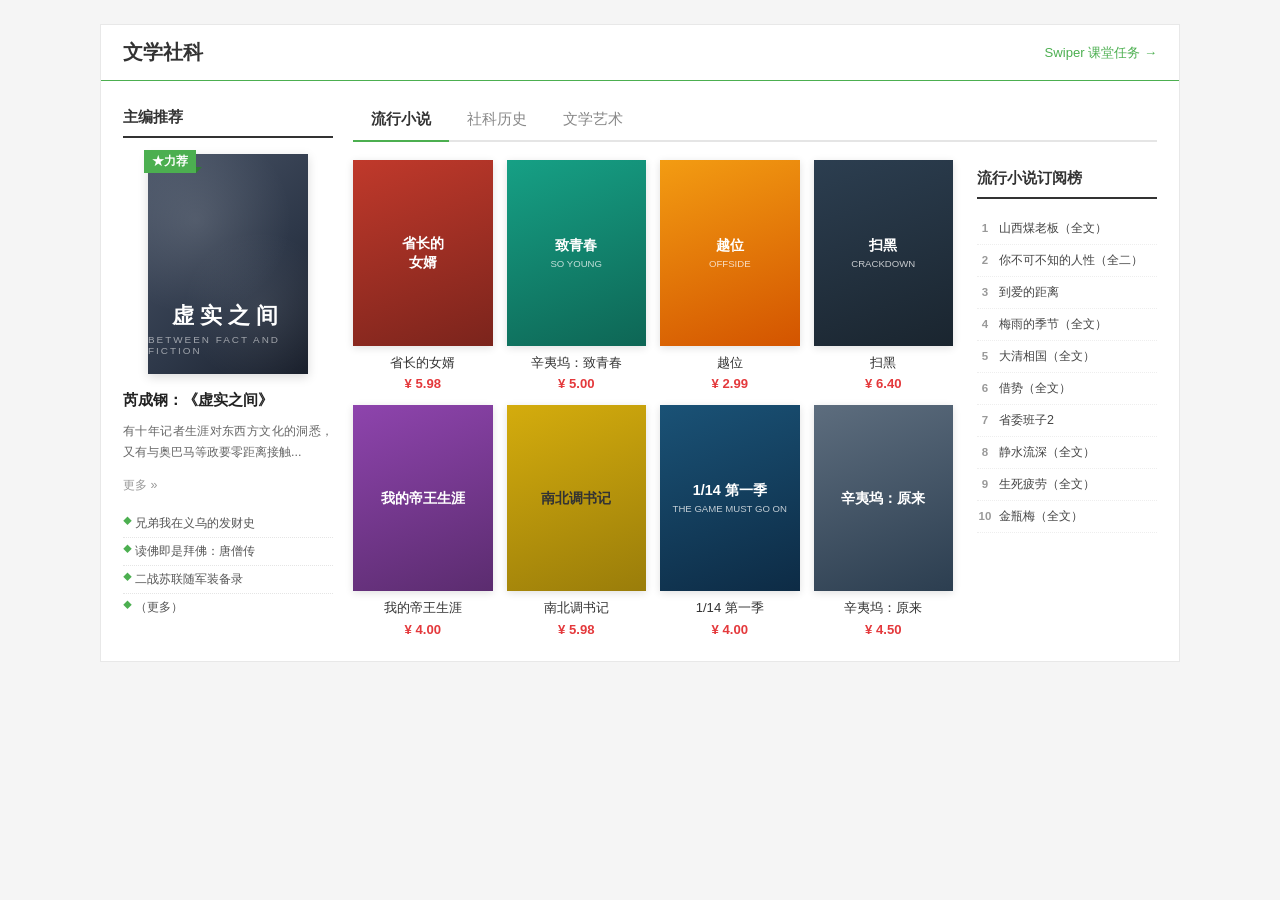
<file: tushuwenjian.html>
<!DOCTYPE html>
<html lang="zh-CN">
<head>
    <meta charset="UTF-8" />
    <meta name="viewport" content="width=device-width, initial-scale=1.0" />
    <title>文学社科 - 图书分类</title>
    <style>
        * { box-sizing: border-box; margin: 0; padding: 0; }

        body {
            font-family: "Microsoft YaHei", "PingFang SC", "Helvetica Neue", Arial, sans-serif;
            background: #f5f5f5;
            color: #333;
            padding: 24px 16px;
        }

        .page {
            width: min(1080px, 100%);
            margin: 0 auto;
            background: #fff;
            border: 1px solid #e8e8e8;
        }

        /* ========== 顶部标题 ========== */
        .page-header {
            padding: 14px 22px;
            font-size: 1.25rem;
            font-weight: 700;
            color: #333;
            border-bottom: 1px solid #4caf50;
            display: flex;
            justify-content: space-between;
            align-items: center;
        }

        /* 顶部导航链接 */
        .page-nav-link {
            font-size: 0.82rem;
            font-weight: 500;
            color: #4caf50;
            text-decoration: none;
        }

        .page-nav-link:hover { text-decoration: underline; }

        /* ========== 主体三栏布局 ========== */
        .page-body {
            display: flex;
            padding: 18px 22px 24px;
            gap: 20px;
        }

        /* ========== 左侧：主编推荐 ========== */
        .aside {
            width: 210px;
            flex-shrink: 0;
        }

        .aside-title {
            font-size: 0.95rem;
            font-weight: 700;
            color: #333;
            padding: 8px 0;
            border-bottom: 2px solid #333;
            margin-bottom: 16px;
        }

        /* 封面卡片 */
        .recommend-card {
            position: relative;
            width: 160px;
            margin: 0 auto 16px;
            box-shadow: 0 3px 10px rgba(0, 0, 0, 0.15);
        }

        .recommend-cover {
            width: 100%;
            height: 220px;
            background: linear-gradient(135deg, #4a5568 0%, #2d3748 60%, #1a202c 100%);
            display: flex;
            flex-direction: column;
            justify-content: flex-end;
            align-items: center;
            padding-bottom: 18px;
            color: #fff;
            position: relative;
            overflow: hidden;
        }

        .recommend-cover::before {
            content: "";
            position: absolute;
            top: 0; left: 0; right: 0; bottom: 0;
            background:
                radial-gradient(circle at 30% 30%, rgba(255,255,255,0.12), transparent 50%),
                radial-gradient(circle at 70% 70%, rgba(255,255,255,0.08), transparent 40%);
        }

        .recommend-cover .book-title-zh {
            font-size: 1.35rem;
            font-weight: 700;
            letter-spacing: 6px;
            margin-bottom: 4px;
            position: relative;
            z-index: 1;
        }

        .recommend-cover .book-title-sub {
            font-size: 0.62rem;
            letter-spacing: 2px;
            color: rgba(255,255,255,0.55);
            position: relative;
            z-index: 1;
        }

        /* 力荐 角标 */
        .badge-recommend {
            position: absolute;
            top: -4px;
            left: -4px;
            background: #4caf50;
            color: #fff;
            font-size: 0.72rem;
            font-weight: 700;
            padding: 4px 8px;
            z-index: 2;
        }

        .badge-recommend::after {
            content: "";
            position: absolute;
            right: -6px;
            bottom: 0;
            width: 0;
            height: 0;
            border-left: 6px solid #2e7d32;
            border-bottom: 6px solid transparent;
        }

        /* 书籍信息 */
        .book-info h4 {
            font-size: 0.95rem;
            font-weight: 700;
            margin-bottom: 10px;
            color: #222;
        }

        .book-info .book-desc {
            font-size: 0.78rem;
            color: #666;
            line-height: 1.7;
            margin-bottom: 14px;
            text-align: justify;
        }

        .book-info .book-more {
            font-size: 0.78rem;
            color: #999;
            margin-bottom: 16px;
        }

        .related-list {
            list-style: none;
        }

        .related-list li {
            font-size: 0.78rem;
            color: #555;
            padding: 5px 0;
            padding-left: 12px;
            position: relative;
            border-bottom: 1px dotted #e5e5e5;
        }

        .related-list li:last-child { border-bottom: none; }

        .related-list li::before {
            content: "◆";
            position: absolute;
            left: 0;
            top: 6px;
            font-size: 0.55rem;
            color: #4caf50;
        }

        /* ========== 右侧主区域 ========== */
        .main {
            flex: 1;
            min-width: 0;
        }

        /* Tab 导航 */
        .tab-nav {
            display: flex;
            border-bottom: 2px solid #e5e5e5;
            margin-bottom: 18px;
        }

        .tab-item {
            padding: 10px 18px;
            font-size: 0.95rem;
            color: #888;
            cursor: pointer;
            font-weight: 500;
            position: relative;
            transition: color 0.2s;
        }

        .tab-item:hover { color: #333; }

        .tab-item.active {
            color: #333;
            font-weight: 700;
        }

        .tab-item.active::after {
            content: "";
            position: absolute;
            bottom: -2px;
            left: 0;
            right: 0;
            height: 2px;
            background: #4caf50;
        }

        /* Tab 面板：左网格 + 右订阅榜 */
        .tab-panel {
            display: none;
        }

        .tab-panel.active {
            display: flex;
            gap: 24px;
        }

        /* 图书网格 */
        .book-grid {
            flex: 1;
            display: grid;
            grid-template-columns: repeat(4, 1fr);
            gap: 14px;
        }

        .book-item {
            text-align: center;
            cursor: pointer;
            transition: transform 0.2s;
        }

        .book-item:hover { transform: translateY(-3px); }

        .book-cover {
            width: 100%;
            aspect-ratio: 3 / 4;
            box-shadow: 0 2px 8px rgba(0,0,0,0.12);
            margin-bottom: 8px;
            position: relative;
            display: flex;
            align-items: center;
            justify-content: center;
            color: #fff;
            font-weight: 700;
            font-size: 0.9rem;
            padding: 6px;
            line-height: 1.3;
            text-align: center;
            flex-direction: column;
        }

        .book-cover .cover-sub {
            font-size: 0.6rem;
            font-weight: 400;
            color: rgba(255,255,255,0.75);
            margin-top: 3px;
        }

        .book-title {
            font-size: 0.82rem;
            color: #333;
            margin-bottom: 4px;
            line-height: 1.4;
        }

        .book-price {
            font-size: 0.82rem;
            color: #e4393c;
            font-weight: 600;
        }

        /* 各种书籍封面配色 — 模拟不同风格封面 */
        .c1 { background: linear-gradient(160deg, #c0392b, #7b241c); }
        .c2 { background: linear-gradient(160deg, #16a085, #0e6655); }
        .c3 { background: linear-gradient(160deg, #f39c12, #d35400); }
        .c4 { background: linear-gradient(160deg, #2c3e50, #1a252f); }
        .c5 { background: linear-gradient(160deg, #8e44ad, #5b2c6f); }
        .c6 { background: linear-gradient(160deg, #d4ac0d, #9a7d0a); color: #333; }
        .c7 { background: linear-gradient(160deg, #1a5276, #0d2b45); }
        .c8 { background: linear-gradient(160deg, #5d6d7e, #2c3e50); }
        .c9 { background: linear-gradient(160deg, #b03a2e, #7b241c); }
        .c10 { background: linear-gradient(160deg, #196f3d, #0e3b21); }
        .c11 { background: linear-gradient(160deg, #78281f, #4a1812); }
        .c12 { background: linear-gradient(160deg, #6e2f7d, #3e1a46); }
        .c13 { background: linear-gradient(160deg, #2874a6, #1a4a6e); }
        .c14 { background: linear-gradient(160deg, #f5b041, #b9770e); color: #333; }
        .c15 { background: linear-gradient(160deg, #7b7d7d, #4a4a4a); }
        .c16 { background: linear-gradient(160deg, #c0392b, #922b21); }

        /* ========== 订阅榜 ========== */
        .rank-box {
            width: 180px;
            flex-shrink: 0;
        }

        .rank-title {
            font-size: 0.95rem;
            font-weight: 700;
            padding: 8px 0;
            border-bottom: 2px solid #333;
            margin-bottom: 14px;
        }

        .rank-list {
            list-style: none;
            counter-reset: rank;
        }

        .rank-list li {
            font-size: 0.78rem;
            color: #444;
            padding: 7px 0;
            position: relative;
            padding-left: 22px;
            border-bottom: 1px dotted #eee;
            cursor: pointer;
            transition: color 0.2s;
        }

        .rank-list li:hover { color: #e4393c; }

        .rank-list li::before {
            counter-increment: rank;
            content: counter(rank);
            position: absolute;
            left: 0;
            top: 7px;
            width: 16px;
            height: 16px;
            text-align: center;
            font-size: 0.72rem;
            font-weight: 700;
            color: #999;
            line-height: 16px;
        }

        /* ========== 响应式 ========== */
        @media (max-width: 860px) {
            .page-body { flex-direction: column; }
            .aside { width: 100%; }
            .recommend-card { float: left; margin: 0 16px 16px 0; }
            .tab-panel.active { flex-direction: column; }
            .rank-box { width: 100%; }
            .rank-list { display: grid; grid-template-columns: repeat(2, 1fr); gap: 0 16px; }
        }

        @media (max-width: 560px) {
            .book-grid { grid-template-columns: repeat(2, 1fr); }
            .aside { clear: both; }
            .recommend-card { float: none; margin: 0 auto 16px; }
        }
    </style>
</head>
<body>
    <div class="page">
        <header class="page-header">
            <span>文学社科</span>
            <a class="page-nav-link" href="swiper-task.html">Swiper 课堂任务 →</a>
        </header>

        <div class="page-body">
            <!-- ========== 左侧：主编推荐 ========== -->
            <aside class="aside">
                <div class="aside-title">主编推荐</div>

                <div class="recommend-card">
                    <div class="recommend-cover">
                        <div class="book-title-zh">虚实之间</div>
                        <div class="book-title-sub">BETWEEN FACT AND FICTION</div>
                    </div>
                    <div class="badge-recommend">★力荐</div>
                </div>

                <div class="book-info">
                    <h4>芮成钢：《虚实之间》</h4>
                    <p class="book-desc">
                        有十年记者生涯对东西方文化的洞悉，又有与奥巴马等政要零距离接触...
                    </p>
                    <p class="book-more">更多 »</p>

                    <ul class="related-list">
                        <li>兄弟我在义乌的发财史</li>
                        <li>读佛即是拜佛：唐僧传</li>
                        <li>二战苏联随军装备录</li>
                        <li>（更多）</li>
                    </ul>
                </div>
            </aside>

            <!-- ========== 右侧主区域 ========== -->
            <section class="main">
                <!-- Tab 导航 -->
                <nav class="tab-nav">
                    <div class="tab-item active">流行小说</div>
                    <div class="tab-item">社科历史</div>
                    <div class="tab-item">文学艺术</div>
                </nav>

                <!-- Tab 1: 流行小说 -->
                <div class="tab-panel active">
                    <div class="book-grid">
                        <div class="book-item"><div class="book-cover c1"><div>省长的<br>女婿</div></div><div class="book-title">省长的女婿</div><div class="book-price">¥ 5.98</div></div>
                        <div class="book-item"><div class="book-cover c2"><div>致青春</div><div class="cover-sub">SO YOUNG</div></div><div class="book-title">辛夷坞：致青春</div><div class="book-price">¥ 5.00</div></div>
                        <div class="book-item"><div class="book-cover c3"><div>越位</div><div class="cover-sub">OFFSIDE</div></div><div class="book-title">越位</div><div class="book-price">¥ 2.99</div></div>
                        <div class="book-item"><div class="book-cover c4"><div>扫黑</div><div class="cover-sub">CRACKDOWN</div></div><div class="book-title">扫黑</div><div class="book-price">¥ 6.40</div></div>
                        <div class="book-item"><div class="book-cover c5"><div>我的帝王生涯</div></div><div class="book-title">我的帝王生涯</div><div class="book-price">¥ 4.00</div></div>
                        <div class="book-item"><div class="book-cover c6"><div>南北调书记</div></div><div class="book-title">南北调书记</div><div class="book-price">¥ 5.98</div></div>
                        <div class="book-item"><div class="book-cover c7"><div>1/14 第一季</div><div class="cover-sub">THE GAME MUST GO ON</div></div><div class="book-title">1/14 第一季</div><div class="book-price">¥ 4.00</div></div>
                        <div class="book-item"><div class="book-cover c8"><div>辛夷坞：原来</div></div><div class="book-title">辛夷坞：原来</div><div class="book-price">¥ 4.50</div></div>
                    </div>
                    <div class="rank-box">
                        <div class="rank-title">流行小说订阅榜</div>
                        <ol class="rank-list">
                            <li>山西煤老板（全文）</li>
                            <li>你不可不知的人性（全二）</li>
                            <li>到爱的距离</li>
                            <li>梅雨的季节（全文）</li>
                            <li>大清相国（全文）</li>
                            <li>借势（全文）</li>
                            <li>省委班子2</li>
                            <li>静水流深（全文）</li>
                            <li>生死疲劳（全文）</li>
                            <li>金瓶梅（全文）</li>
                        </ol>
                    </div>
                </div>

                <!-- Tab 2: 社科历史 -->
                <div class="tab-panel">
                    <div class="book-grid">
                        <div class="book-item"><div class="book-cover c9"><div>奋斗的<br>仕途</div></div><div class="book-title">奋斗的仕途</div><div class="book-price">¥ 3.00</div></div>
                        <div class="book-item"><div class="book-cover c10"><div>历史选择了<br>邓小平</div></div><div class="book-title">历史选择邓小平</div><div class="book-price">¥ 6.00</div></div>
                        <div class="book-item"><div class="book-cover c11"><div>钱穆看<br>中国文化</div></div><div class="book-title">钱穆看中国文化</div><div class="book-price">¥ 8.00</div></div>
                        <div class="book-item"><div class="book-cover c12"><div>刺杀林肯</div><div class="cover-sub">THE LINCOLN ASSASSINATION</div></div><div class="book-title">刺杀林肯</div><div class="book-price">¥ 3.00</div></div>
                        <div class="book-item"><div class="book-cover c13"><div>资本论</div><div class="cover-sub">DAS KAPITAL</div></div><div class="book-title">资本论</div><div class="book-price">¥ 3.00</div></div>
                        <div class="book-item"><div class="book-cover c14"><div>为什么是<br>朱元璋</div></div><div class="book-title">为什么是朱元璋</div><div class="book-price">¥ 4.00</div></div>
                        <div class="book-item"><div class="book-cover c15"><div>阎崇年：<br>大故宫</div></div><div class="book-title">阎崇年：大故宫</div><div class="book-price">¥ 5.00</div></div>
                        <div class="book-item"><div class="book-cover c16"><div>皇后隐历史</div></div><div class="book-title">皇后隐历史</div><div class="book-price">¥ 4.00</div></div>
                    </div>
                    <div class="rank-box">
                        <div class="rank-title">社科历史订阅榜</div>
                        <ol class="rank-list">
                            <li>博弈与社会（全文）</li>
                            <li>激荡三十年·中国企业</li>
                            <li>我承认我不曾历经沧桑</li>
                            <li>吴敬琏传（全文）</li>
                            <li>世界因你不同：李开复自传</li>
                            <li>我们台湾这些年（全文）</li>
                            <li>课本上不说的历史</li>
                            <li>重口味心理学</li>
                            <li>微表情心理学</li>
                            <li>法网冠军李娜自传</li>
                        </ol>
                    </div>
                </div>

                <!-- Tab 3: 文学艺术 -->
                <div class="tab-panel">
                    <div class="book-grid">
                        <div class="book-item"><div class="book-cover c1"><div>武昌城</div></div><div class="book-title">武昌城</div><div class="book-price">¥ 4.50</div></div>
                        <div class="book-item"><div class="book-cover c8"><div>贾平凹<br>作品选</div></div><div class="book-title">贾平凹作品选</div><div class="book-price">¥ 3.00</div></div>
                        <div class="book-item"><div class="book-cover c7"><div>最后一个<br>匈奴</div></div><div class="book-title">最后一个匈奴</div><div class="book-price">¥ 4.00</div></div>
                        <div class="book-item"><div class="book-cover c6"><div>岁月与性情</div></div><div class="book-title">岁月与性情</div><div class="book-price">¥ 8.00</div></div>
                        <div class="book-item"><div class="book-cover c2"><div>浮生六记</div></div><div class="book-title">浮生六记</div><div class="book-price">¥ 3.00</div></div>
                        <div class="book-item"><div class="book-cover c10"><div>周国平：<br>宝贝</div></div><div class="book-title">周国平：宝贝</div><div class="book-price">¥ 8.00</div></div>
                        <div class="book-item"><div class="book-cover c9"><div>岳飞传</div></div><div class="book-title">岳飞传</div><div class="book-price">¥ 3.00</div></div>
                        <div class="book-item"><div class="book-cover c5"><div>撒哈拉的<br>眼泪</div></div><div class="book-title">撒哈拉的眼泪</div><div class="book-price">¥ 5.96</div></div>
                    </div>
                    <div class="rank-box">
                        <div class="rank-title">文学艺术订阅榜</div>
                        <ol class="rank-list">
                            <li>2012诺贝尔文学奖得主莫言</li>
                            <li>变：2012诺贝尔文学奖得</li>
                            <li>逃离：2013诺贝尔文学奖得</li>
                            <li>青春（韩寒2011最新作品）</li>
                            <li>教你幽默到心田</li>
                            <li>宝贝，宝贝</li>
                            <li>白麻雀——白描籽的十二年</li>
                            <li>中国式关系（全文）</li>
                            <li>于丹：重温最美古诗词</li>
                            <li>妞妞：一个父亲的札记</li>
                        </ol>
                    </div>
                </div>
            </section>
        </div>
    </div>

    <!-- 外部 Tab 组件 -->
    <script src="js/tab.js"></script>
    <script>
        new TabSwitcher({
            tabs:        '.tab-item',
            panels:      '.tab-panel',
            activeClass: 'active',
            defaultIndex: 0
        });
    </script>
</body>
</html>
</file>
<file: css/flex-css.css>
/* 全局css */
* {
  margin: 0;
  padding: 0;
  /* width和height包含内边距和边框 */
  box-sizing: border-box;
}

a {
  /*下划线*/
  text-decoration: none;
  color: black;
}

ul {
  list-style: none;
}

.page-header {
  /*线性渐变背景色 从左到右 从浅到深 */
  background: linear-gradient(135deg, #ef0b0b, #00ffc3, #ed07ea);
  color: white;
  /*内边距*/
  padding: 20px 40px;
  text-align: center;
  /*外边距*/
  margin-bottom: 30px;
}

.page-header h2 {
  font-size: 36px;
}

.page-main {
  max-width: 960px;
  /*居中对齐，上下左右（margin位子）*/
  margin: 0 auto;
  padding: 0 20px;
}

.page-main .case {
  background: white;
  padding: 20px;
  margin-bottom: 30px;
  border-radius: 10px;
  border: 2px solid #ccc;
}

.case-title{
    font-size: 20px;
    padding:0 12px;
    margin-bottom: 2px solid #000000;
    margin-bottom: 20px;
}

/*案例一样式*/
.nav-bar{
    background: #0000003a;
    color: #6b7b1b;
    padding: 10px 20px;
    display: flex;
    justify-content: space-around;
    align-items: center;
    font-size: 16px;
    font-weight: bold;
}

.logo{
    font-size: 30px;
    font-weight: bold;
    color: #00ffc3;
    margin-left: 20px;
}

.nav-list{
    display: flex;
    justify-content: space-between;
    align-items: center;
    /*弹性布局和网格布局中设置间隔*/
    gap: 20px;
}

.nav-list a{
    color:#fff;
    font-weight: bold;
    font-size: 18px;
    padding: 10px 20px;
    border-radius: 5px;
}

.nav-list a:hover{
    background:rgba(255,255,255,0.5);
}

.three-columns {
    display: flex;
    justify-content: space-between;
    align-items: center;
    gap: 20px;
    background: yellow;
    padding: 20px;
    border-radius: 5px;
}

.three-columns .column {
    background: #aaa;
    padding: 20px;
    /*剩余控件的宽度均分，即flex:1 */
    flex:1;
}
.three-columns .column:nth-child(2) {
    background: #9c2626;
}
.three-columns .column:nth-child(3) {
    background: #0bbd22;
}

.card-grid{
    display: flex;
    /*可换行*/
    flex-wrap: wrap;
    gap: 20px;
}

.card-grid .card {
    background: rgb(0, 255, 157);
    padding: 20px;
    /*flex的属性flex-grow：1是等比例放大，第二份1是shrink：1是等比例缩小，flex-basis：200px是基础宽度*/
    flex:1 1 250px;
    text-align: center;
    transform: all 0.5s ease-in-out;
}

.card-grid .card:hover {
    /*sale(1.1)是放大1.1倍，scale(0.9)是缩小0.9倍*/
    transform: scale(1.1) translateY(-10px);
    /*box-shadow四个参数分别是x偏移量，y偏移量，模糊半径，阴影颜色*/
    box-shadow: 0 10px 20px rgba(0, 0, 0, 0.1);
}

.sidebar {
    display: flex;
    flex-wrap: nowrap;
    gap: 20px;
    margin-top: 30px;
    background-color: #f4f4f4;
    padding: 20px;
    text-align: center;
    height: 200px;
}

.sidebar aside {
    flex:0 0 200px;
    border-radius: 5px;
    background-color: #cccccc;
    color: white;
}

.sidebar div {
    flex:1;
    border-radius: 5px;
    background-color: #17810d;
    color: #333;
}
</file>
<file: css/svg.css>
.icon {
  width: 1em;
  height: 1em;
  vertical-align: -0.15em;
  fill: currentColor;
  overflow: hidden;
}

* {
  margin: 0;
  padding: 0;
  box-sizing: border-box;
}

.tab-nav{
  /*固定定位*/
  position: fixed;
  bottom: 0;
  left: 0;
  display: flex;
  justify-content: space-between;
  align-items: center;
  background-color: #fff;
  border-top: 1px solid #eee;
  width: 100%;
}

.tab-item{
  flex: 1;
  display: flex;
  flex-direction: column;
  align-items: center;
  justify-content: center;
  color: #333;
  position: relative;
}

.tab-item svg{
  font-size: 24px;
  margin:5px;
}

.tab-item.active{
  color: #ff6347;
}
</file>
